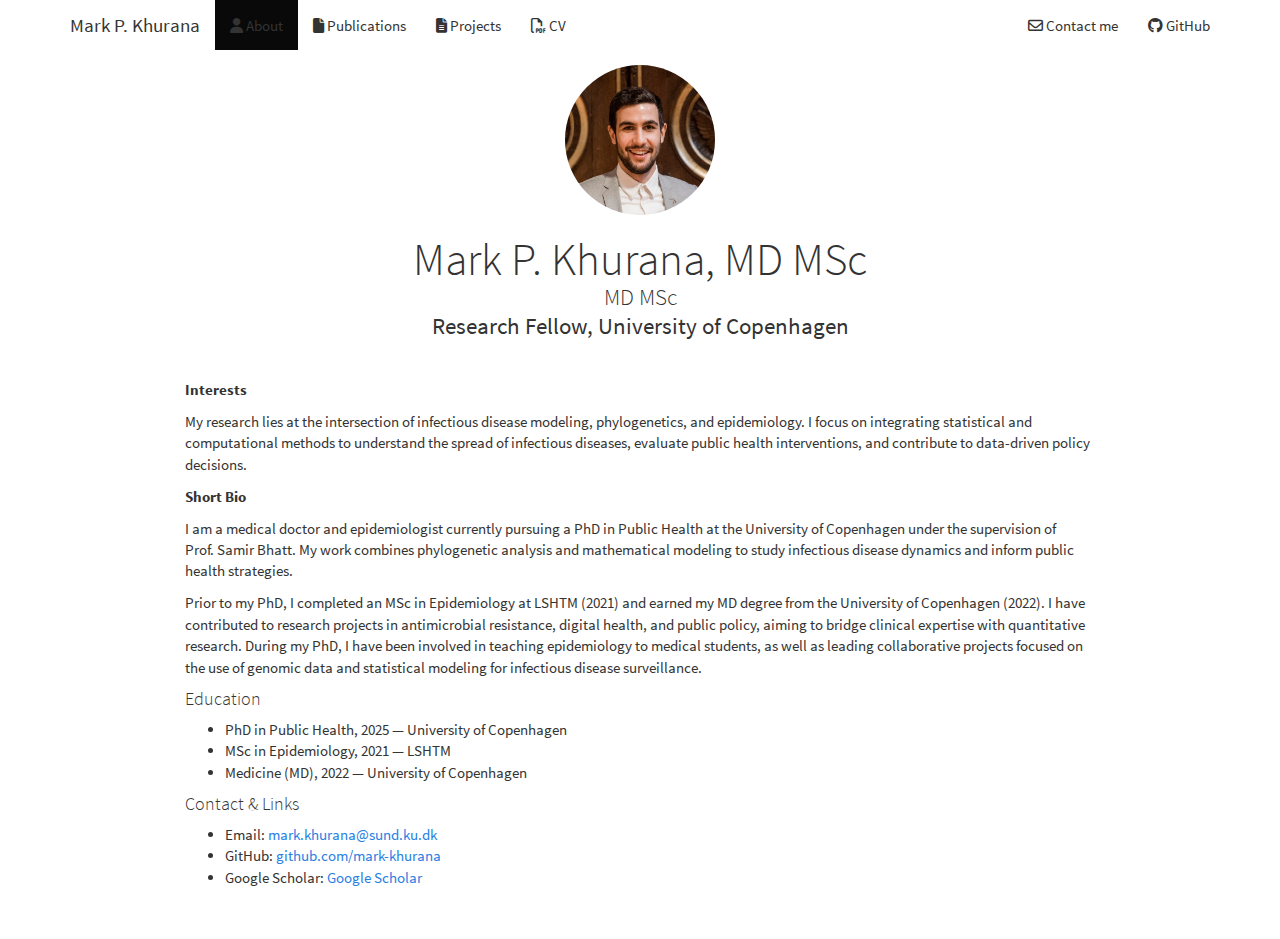
<file: about.html>
<!DOCTYPE html>

<html>

<head>

<meta charset="utf-8" />
<meta name="generator" content="pandoc" />
<meta http-equiv="X-UA-Compatible" content="IE=EDGE" />




<title>about.knit</title>

<script src="site_libs/header-attrs-2.29/header-attrs.js"></script>
<script src="site_libs/jquery-3.6.0/jquery-3.6.0.min.js"></script>
<meta name="viewport" content="width=device-width, initial-scale=1" />
<link href="site_libs/bootstrap-3.3.5/css/cosmo.min.css" rel="stylesheet" />
<script src="site_libs/bootstrap-3.3.5/js/bootstrap.min.js"></script>
<script src="site_libs/bootstrap-3.3.5/shim/html5shiv.min.js"></script>
<script src="site_libs/bootstrap-3.3.5/shim/respond.min.js"></script>
<style>h1 {font-size: 34px;}
       h1.title {font-size: 38px;}
       h2 {font-size: 30px;}
       h3 {font-size: 24px;}
       h4 {font-size: 18px;}
       h5 {font-size: 16px;}
       h6 {font-size: 12px;}
       code {color: inherit; background-color: rgba(0, 0, 0, 0.04);}
       pre:not([class]) { background-color: white }</style>
<script src="site_libs/navigation-1.1/tabsets.js"></script>
<link href="site_libs/highlightjs-9.12.0/textmate.css" rel="stylesheet" />
<script src="site_libs/highlightjs-9.12.0/highlight.js"></script>
<link href="site_libs/font-awesome-6.4.2/css/all.min.css" rel="stylesheet" />
<link href="site_libs/font-awesome-6.4.2/css/v4-shims.min.css" rel="stylesheet" />

<style type="text/css">
  code{white-space: pre-wrap;}
  span.smallcaps{font-variant: small-caps;}
  span.underline{text-decoration: underline;}
  div.column{display: inline-block; vertical-align: top; width: 50%;}
  div.hanging-indent{margin-left: 1.5em; text-indent: -1.5em;}
  ul.task-list{list-style: none;}
    </style>

<style type="text/css">code{white-space: pre;}</style>
<script type="text/javascript">
if (window.hljs) {
  hljs.configure({languages: []});
  hljs.initHighlightingOnLoad();
  if (document.readyState && document.readyState === "complete") {
    window.setTimeout(function() { hljs.initHighlighting(); }, 0);
  }
}
</script>






<link rel="stylesheet" href="www/styles.css" type="text/css" />



<style type = "text/css">
.main-container {
  max-width: 940px;
  margin-left: auto;
  margin-right: auto;
}
img {
  max-width:100%;
}
.tabbed-pane {
  padding-top: 12px;
}
.html-widget {
  margin-bottom: 20px;
}
button.code-folding-btn:focus {
  outline: none;
}
summary {
  display: list-item;
}
details > summary > p:only-child {
  display: inline;
}
pre code {
  padding: 0;
}
</style>


<style type="text/css">
.dropdown-submenu {
  position: relative;
}
.dropdown-submenu>.dropdown-menu {
  top: 0;
  left: 100%;
  margin-top: -6px;
  margin-left: -1px;
  border-radius: 0 6px 6px 6px;
}
.dropdown-submenu:hover>.dropdown-menu {
  display: block;
}
.dropdown-submenu>a:after {
  display: block;
  content: " ";
  float: right;
  width: 0;
  height: 0;
  border-color: transparent;
  border-style: solid;
  border-width: 5px 0 5px 5px;
  border-left-color: #cccccc;
  margin-top: 5px;
  margin-right: -10px;
}
.dropdown-submenu:hover>a:after {
  border-left-color: #adb5bd;
}
.dropdown-submenu.pull-left {
  float: none;
}
.dropdown-submenu.pull-left>.dropdown-menu {
  left: -100%;
  margin-left: 10px;
  border-radius: 6px 0 6px 6px;
}
</style>

<script type="text/javascript">
// manage active state of menu based on current page
$(document).ready(function () {
  // active menu anchor
  href = window.location.pathname
  href = href.substr(href.lastIndexOf('/') + 1)
  if (href === "")
    href = "index.html";
  var menuAnchor = $('a[href="' + href + '"]');

  // mark the anchor link active (and if it's in a dropdown, also mark that active)
  var dropdown = menuAnchor.closest('li.dropdown');
  if (window.bootstrap) { // Bootstrap 4+
    menuAnchor.addClass('active');
    dropdown.find('> .dropdown-toggle').addClass('active');
  } else { // Bootstrap 3
    menuAnchor.parent().addClass('active');
    dropdown.addClass('active');
  }

  // Navbar adjustments
  var navHeight = $(".navbar").first().height() + 15;
  var style = document.createElement('style');
  var pt = "padding-top: " + navHeight + "px; ";
  var mt = "margin-top: -" + navHeight + "px; ";
  var css = "";
  // offset scroll position for anchor links (for fixed navbar)
  for (var i = 1; i <= 6; i++) {
    css += ".section h" + i + "{ " + pt + mt + "}\n";
  }
  style.innerHTML = "body {" + pt + "padding-bottom: 40px; }\n" + css;
  document.head.appendChild(style);
});
</script>

<!-- tabsets -->

<style type="text/css">
.tabset-dropdown > .nav-tabs {
  display: inline-table;
  max-height: 500px;
  min-height: 44px;
  overflow-y: auto;
  border: 1px solid #ddd;
  border-radius: 4px;
}

.tabset-dropdown > .nav-tabs > li.active:before, .tabset-dropdown > .nav-tabs.nav-tabs-open:before {
  content: "\e259";
  font-family: 'Glyphicons Halflings';
  display: inline-block;
  padding: 10px;
  border-right: 1px solid #ddd;
}

.tabset-dropdown > .nav-tabs.nav-tabs-open > li.active:before {
  content: "\e258";
  font-family: 'Glyphicons Halflings';
  border: none;
}

.tabset-dropdown > .nav-tabs > li.active {
  display: block;
}

.tabset-dropdown > .nav-tabs > li > a,
.tabset-dropdown > .nav-tabs > li > a:focus,
.tabset-dropdown > .nav-tabs > li > a:hover {
  border: none;
  display: inline-block;
  border-radius: 4px;
  background-color: transparent;
}

.tabset-dropdown > .nav-tabs.nav-tabs-open > li {
  display: block;
  float: none;
}

.tabset-dropdown > .nav-tabs > li {
  display: none;
}
</style>

<!-- code folding -->




</head>

<body>


<div class="container-fluid main-container">




<div class="navbar navbar-default  navbar-fixed-top" role="navigation">
  <div class="container">
    <div class="navbar-header">
      <button type="button" class="navbar-toggle collapsed" data-toggle="collapse" data-bs-toggle="collapse" data-target="#navbar" data-bs-target="#navbar">
        <span class="icon-bar"></span>
        <span class="icon-bar"></span>
        <span class="icon-bar"></span>
      </button>
      <a class="navbar-brand" href="index.html">Mark P. Khurana</a>
    </div>
    <div id="navbar" class="navbar-collapse collapse">
      <ul class="nav navbar-nav">
        <li>
  <a href="about.html">
    <span class="fa fa-user"></span>
     
    About
  </a>
</li>
<li>
  <a href="publications.html">
    <span class="fa fa-file"></span>
     
    Publications
  </a>
</li>
<li>
  <a href="projects.html">
    <span class="fa fa-file-text"></span>
     
    Projects
  </a>
</li>
<li>
  <a href="cv.html">
    <span class="fa fa-file-pdf-o"></span>
     
    CV
  </a>
</li>
      </ul>
      <ul class="nav navbar-nav navbar-right">
        <li>
  <a href="mailto:mark.khurana@sund.ku.dk">
    <span class="fa fa-envelope-o"></span>
     
    Contact me
  </a>
</li>
<li>
  <a href="https://github.com/mark-khurana">
    <span class="fa fa-github"></span>
     
    GitHub
  </a>
</li>
      </ul>
    </div><!--/.nav-collapse -->
  </div><!--/.container -->
</div><!--/.navbar -->

<div id="header">




</div>


<!-- Profile Section -->
<div style="text-align:center; margin-bottom:40px;">
<img src="www/picture.png" alt="Mark P. Khurana, MD MSc" style="width:150px; height:150px; border-radius:50%; margin-bottom:20px;"/>
<h1 style="margin:0; font-size:3em;">
Mark P. Khurana, MD MSc
</h1>
<h2 style="margin:0; font-size:1.5em;">
MD MSc
</h2>
<h3 style="margin:5px 0 0 0; font-weight:normal; font-size:1.5em;">
Research Fellow, University of Copenhagen
</h3>
</div>
<!-- Interests -->
<p>
<strong>Interests</strong>
</p>
<p>
My research lies at the intersection of infectious disease modeling,
phylogenetics, and epidemiology. I focus on integrating statistical and
computational methods to understand the spread of infectious diseases,
evaluate public health interventions, and contribute to data-driven
policy decisions.
</p>
<!-- Short Bio -->
<p>
<strong>Short Bio</strong>
</p>
<p>
I am a medical doctor and epidemiologist currently pursuing a PhD in
Public Health at the University of Copenhagen under the supervision of
Prof. Samir Bhatt. My work combines phylogenetic analysis and
mathematical modeling to study infectious disease dynamics and inform
public health strategies.
</p>
<p>
Prior to my PhD, I completed an MSc in Epidemiology at LSHTM (2021) and
earned my MD degree from the University of Copenhagen (2022). I have
contributed to research projects in antimicrobial resistance, digital
health, and public policy, aiming to bridge clinical expertise with
quantitative research. During my PhD, I have been involved in teaching
epidemiology to medical students, as well as leading collaborative
projects focused on the use of genomic data and statistical modeling for
infectious disease surveillance.
</p>
<!-- Education -->
<h4>
Education
</h4>
<ul>
<li>
PhD in Public Health, 2025 — University of Copenhagen
</li>
<li>
MSc in Epidemiology, 2021 — LSHTM
</li>
<li>
Medicine (MD), 2022 — University of Copenhagen
</li>
</ul>
<!-- Contact & Links -->
<h4>
Contact &amp; Links
</h4>
<ul>
<li>
Email:
<a href="mailto:mark.khurana@sund.ku.dk">mark.khurana@sund.ku.dk</a>
</li>
<li>
GitHub:
<a href="https://github.com/mark-khurana" target="_blank">github.com/mark-khurana</a>
</li>
<li>
Google Scholar:
<a href="https://scholar.google.com/citations?user=gQg4gOcAAAAJ" target="_blank">Google
Scholar</a>
</li>
</ul>




</div>

<script>

// add bootstrap table styles to pandoc tables
function bootstrapStylePandocTables() {
  $('tr.odd').parent('tbody').parent('table').addClass('table table-condensed');
}
$(document).ready(function () {
  bootstrapStylePandocTables();
});


</script>

<!-- tabsets -->

<script>
$(document).ready(function () {
  window.buildTabsets("TOC");
});

$(document).ready(function () {
  $('.tabset-dropdown > .nav-tabs > li').click(function () {
    $(this).parent().toggleClass('nav-tabs-open');
  });
});
</script>

<!-- code folding -->


<!-- dynamically load mathjax for compatibility with self-contained -->
<script>
  (function () {
    var script = document.createElement("script");
    script.type = "text/javascript";
    script.src  = "https://mathjax.rstudio.com/latest/MathJax.js?config=TeX-AMS-MML_HTMLorMML";
    document.getElementsByTagName("head")[0].appendChild(script);
  })();
</script>

</body>
</html>
</file>
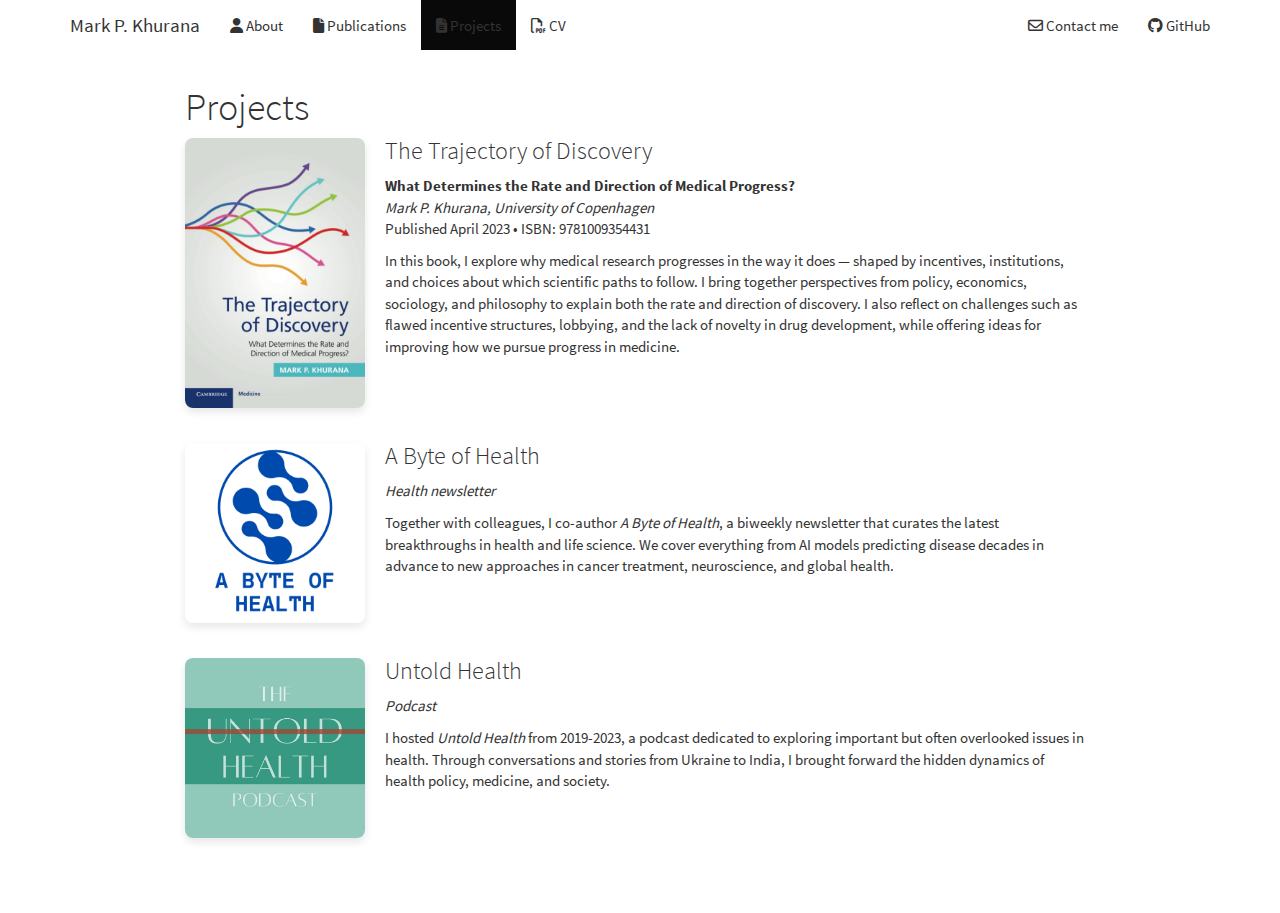
<file: projects.html>
<!DOCTYPE html>

<html>

<head>

<meta charset="utf-8" />
<meta name="generator" content="pandoc" />
<meta http-equiv="X-UA-Compatible" content="IE=EDGE" />




<title>MP Khurana</title>

<script src="site_libs/header-attrs-2.29/header-attrs.js"></script>
<script src="site_libs/jquery-3.6.0/jquery-3.6.0.min.js"></script>
<meta name="viewport" content="width=device-width, initial-scale=1" />
<link href="site_libs/bootstrap-3.3.5/css/cosmo.min.css" rel="stylesheet" />
<script src="site_libs/bootstrap-3.3.5/js/bootstrap.min.js"></script>
<script src="site_libs/bootstrap-3.3.5/shim/html5shiv.min.js"></script>
<script src="site_libs/bootstrap-3.3.5/shim/respond.min.js"></script>
<style>h1 {font-size: 34px;}
       h1.title {font-size: 38px;}
       h2 {font-size: 30px;}
       h3 {font-size: 24px;}
       h4 {font-size: 18px;}
       h5 {font-size: 16px;}
       h6 {font-size: 12px;}
       code {color: inherit; background-color: rgba(0, 0, 0, 0.04);}
       pre:not([class]) { background-color: white }</style>
<script src="site_libs/navigation-1.1/tabsets.js"></script>
<link href="site_libs/highlightjs-9.12.0/textmate.css" rel="stylesheet" />
<script src="site_libs/highlightjs-9.12.0/highlight.js"></script>
<link href="site_libs/font-awesome-6.4.2/css/all.min.css" rel="stylesheet" />
<link href="site_libs/font-awesome-6.4.2/css/v4-shims.min.css" rel="stylesheet" />

<style type="text/css">
  code{white-space: pre-wrap;}
  span.smallcaps{font-variant: small-caps;}
  span.underline{text-decoration: underline;}
  div.column{display: inline-block; vertical-align: top; width: 50%;}
  div.hanging-indent{margin-left: 1.5em; text-indent: -1.5em;}
  ul.task-list{list-style: none;}
    </style>

<style type="text/css">code{white-space: pre;}</style>
<script type="text/javascript">
if (window.hljs) {
  hljs.configure({languages: []});
  hljs.initHighlightingOnLoad();
  if (document.readyState && document.readyState === "complete") {
    window.setTimeout(function() { hljs.initHighlighting(); }, 0);
  }
}
</script>






<link rel="stylesheet" href="www/styles.css" type="text/css" />



<style type = "text/css">
.main-container {
  max-width: 940px;
  margin-left: auto;
  margin-right: auto;
}
img {
  max-width:100%;
}
.tabbed-pane {
  padding-top: 12px;
}
.html-widget {
  margin-bottom: 20px;
}
button.code-folding-btn:focus {
  outline: none;
}
summary {
  display: list-item;
}
details > summary > p:only-child {
  display: inline;
}
pre code {
  padding: 0;
}
</style>


<style type="text/css">
.dropdown-submenu {
  position: relative;
}
.dropdown-submenu>.dropdown-menu {
  top: 0;
  left: 100%;
  margin-top: -6px;
  margin-left: -1px;
  border-radius: 0 6px 6px 6px;
}
.dropdown-submenu:hover>.dropdown-menu {
  display: block;
}
.dropdown-submenu>a:after {
  display: block;
  content: " ";
  float: right;
  width: 0;
  height: 0;
  border-color: transparent;
  border-style: solid;
  border-width: 5px 0 5px 5px;
  border-left-color: #cccccc;
  margin-top: 5px;
  margin-right: -10px;
}
.dropdown-submenu:hover>a:after {
  border-left-color: #adb5bd;
}
.dropdown-submenu.pull-left {
  float: none;
}
.dropdown-submenu.pull-left>.dropdown-menu {
  left: -100%;
  margin-left: 10px;
  border-radius: 6px 0 6px 6px;
}
</style>

<script type="text/javascript">
// manage active state of menu based on current page
$(document).ready(function () {
  // active menu anchor
  href = window.location.pathname
  href = href.substr(href.lastIndexOf('/') + 1)
  if (href === "")
    href = "index.html";
  var menuAnchor = $('a[href="' + href + '"]');

  // mark the anchor link active (and if it's in a dropdown, also mark that active)
  var dropdown = menuAnchor.closest('li.dropdown');
  if (window.bootstrap) { // Bootstrap 4+
    menuAnchor.addClass('active');
    dropdown.find('> .dropdown-toggle').addClass('active');
  } else { // Bootstrap 3
    menuAnchor.parent().addClass('active');
    dropdown.addClass('active');
  }

  // Navbar adjustments
  var navHeight = $(".navbar").first().height() + 15;
  var style = document.createElement('style');
  var pt = "padding-top: " + navHeight + "px; ";
  var mt = "margin-top: -" + navHeight + "px; ";
  var css = "";
  // offset scroll position for anchor links (for fixed navbar)
  for (var i = 1; i <= 6; i++) {
    css += ".section h" + i + "{ " + pt + mt + "}\n";
  }
  style.innerHTML = "body {" + pt + "padding-bottom: 40px; }\n" + css;
  document.head.appendChild(style);
});
</script>

<!-- tabsets -->

<style type="text/css">
.tabset-dropdown > .nav-tabs {
  display: inline-table;
  max-height: 500px;
  min-height: 44px;
  overflow-y: auto;
  border: 1px solid #ddd;
  border-radius: 4px;
}

.tabset-dropdown > .nav-tabs > li.active:before, .tabset-dropdown > .nav-tabs.nav-tabs-open:before {
  content: "\e259";
  font-family: 'Glyphicons Halflings';
  display: inline-block;
  padding: 10px;
  border-right: 1px solid #ddd;
}

.tabset-dropdown > .nav-tabs.nav-tabs-open > li.active:before {
  content: "\e258";
  font-family: 'Glyphicons Halflings';
  border: none;
}

.tabset-dropdown > .nav-tabs > li.active {
  display: block;
}

.tabset-dropdown > .nav-tabs > li > a,
.tabset-dropdown > .nav-tabs > li > a:focus,
.tabset-dropdown > .nav-tabs > li > a:hover {
  border: none;
  display: inline-block;
  border-radius: 4px;
  background-color: transparent;
}

.tabset-dropdown > .nav-tabs.nav-tabs-open > li {
  display: block;
  float: none;
}

.tabset-dropdown > .nav-tabs > li {
  display: none;
}
</style>

<!-- code folding -->




</head>

<body>


<div class="container-fluid main-container">




<div class="navbar navbar-default  navbar-fixed-top" role="navigation">
  <div class="container">
    <div class="navbar-header">
      <button type="button" class="navbar-toggle collapsed" data-toggle="collapse" data-bs-toggle="collapse" data-target="#navbar" data-bs-target="#navbar">
        <span class="icon-bar"></span>
        <span class="icon-bar"></span>
        <span class="icon-bar"></span>
      </button>
      <a class="navbar-brand" href="index.html">Mark P. Khurana</a>
    </div>
    <div id="navbar" class="navbar-collapse collapse">
      <ul class="nav navbar-nav">
        <li>
  <a href="about.html">
    <span class="fa fa-user"></span>
     
    About
  </a>
</li>
<li>
  <a href="publications.html">
    <span class="fa fa-file"></span>
     
    Publications
  </a>
</li>
<li>
  <a href="projects.html">
    <span class="fa fa-file-text"></span>
     
    Projects
  </a>
</li>
<li>
  <a href="cv.html">
    <span class="fa fa-file-pdf-o"></span>
     
    CV
  </a>
</li>
      </ul>
      <ul class="nav navbar-nav navbar-right">
        <li>
  <a href="mailto:mark.khurana@sund.ku.dk">
    <span class="fa fa-envelope-o"></span>
     
    Contact me
  </a>
</li>
<li>
  <a href="https://github.com/mark-khurana">
    <span class="fa fa-github"></span>
     
    GitHub
  </a>
</li>
      </ul>
    </div><!--/.nav-collapse -->
  </div><!--/.container -->
</div><!--/.navbar -->

<div id="header">



<h1 class="title toc-ignore">Projects</h1>

</div>


<div class="project">
<a href="https://www.cambridge.org/core/books/trajectory-of-discovery/9781009354431" target="_blank">
<img src="www/book.png" class="project-img" alt="Book cover"> </a>
<div class="project-text">
<h3>
The Trajectory of Discovery
</h3>
<p>
<strong>What Determines the Rate and Direction of Medical
Progress?</strong><br> <em>Mark P. Khurana, University of
Copenhagen</em><br> Published April 2023 • ISBN: 9781009354431
</p>
<p>
In this book, I explore why medical research progresses in the way it
does — shaped by incentives, institutions, and choices about which
scientific paths to follow. I bring together perspectives from policy,
economics, sociology, and philosophy to explain both the rate and
direction of discovery. I also reflect on challenges such as flawed
incentive structures, lobbying, and the lack of novelty in drug
development, while offering ideas for improving how we pursue progress
in medicine.
</p>
</div>
</div>
<div class="project">
<a href="https://byteofhealth.substack.com/" target="_blank">
<img src="www/newsletter.png" class="project-img" alt="Newsletter logo">
</a>
<div class="project-text">
<h3>
A Byte of Health
</h3>
<p>
<em>Health newsletter</em>
</p>
<p>
Together with colleagues, I co-author <em>A Byte of Health</em>, a
biweekly newsletter that curates the latest breakthroughs in health and
life science. We cover everything from AI models predicting disease
decades in advance to new approaches in cancer treatment, neuroscience,
and global health.
</p>
</div>
</div>
<div class="project">
<a href="https://open.spotify.com/show/4FAQACDAnvyAFlmSzJav4u" target="_blank">
<img src="www/podcast.png" class="project-img" alt="Podcast logo"> </a>
<div class="project-text">
<h3>
Untold Health
</h3>
<p>
<em>Podcast</em>
</p>
<p>
I hosted <em>Untold Health</em> from 2019-2023, a podcast dedicated to
exploring important but often overlooked issues in health. Through
conversations and stories from Ukraine to India, I brought forward the
hidden dynamics of health policy, medicine, and society.
</p>
</div>
</div>
<style> .project { display: flex; align-items: flex-start; margin-bottom: 2rem; flex-wrap: wrap; } .project-img { width: 180px; height: auto; border-radius: 8px; margin-right: 20px; margin-bottom: 15px; box-shadow: 0 4px 8px rgba(0,0,0,0.1); } .project-text { max-width: 700px; } .project-text h3 { margin-top: 0; } </style>




</div>

<script>

// add bootstrap table styles to pandoc tables
function bootstrapStylePandocTables() {
  $('tr.odd').parent('tbody').parent('table').addClass('table table-condensed');
}
$(document).ready(function () {
  bootstrapStylePandocTables();
});


</script>

<!-- tabsets -->

<script>
$(document).ready(function () {
  window.buildTabsets("TOC");
});

$(document).ready(function () {
  $('.tabset-dropdown > .nav-tabs > li').click(function () {
    $(this).parent().toggleClass('nav-tabs-open');
  });
});
</script>

<!-- code folding -->


<!-- dynamically load mathjax for compatibility with self-contained -->
<script>
  (function () {
    var script = document.createElement("script");
    script.type = "text/javascript";
    script.src  = "https://mathjax.rstudio.com/latest/MathJax.js?config=TeX-AMS-MML_HTMLorMML";
    document.getElementsByTagName("head")[0].appendChild(script);
  })();
</script>

</body>
</html>
</file>
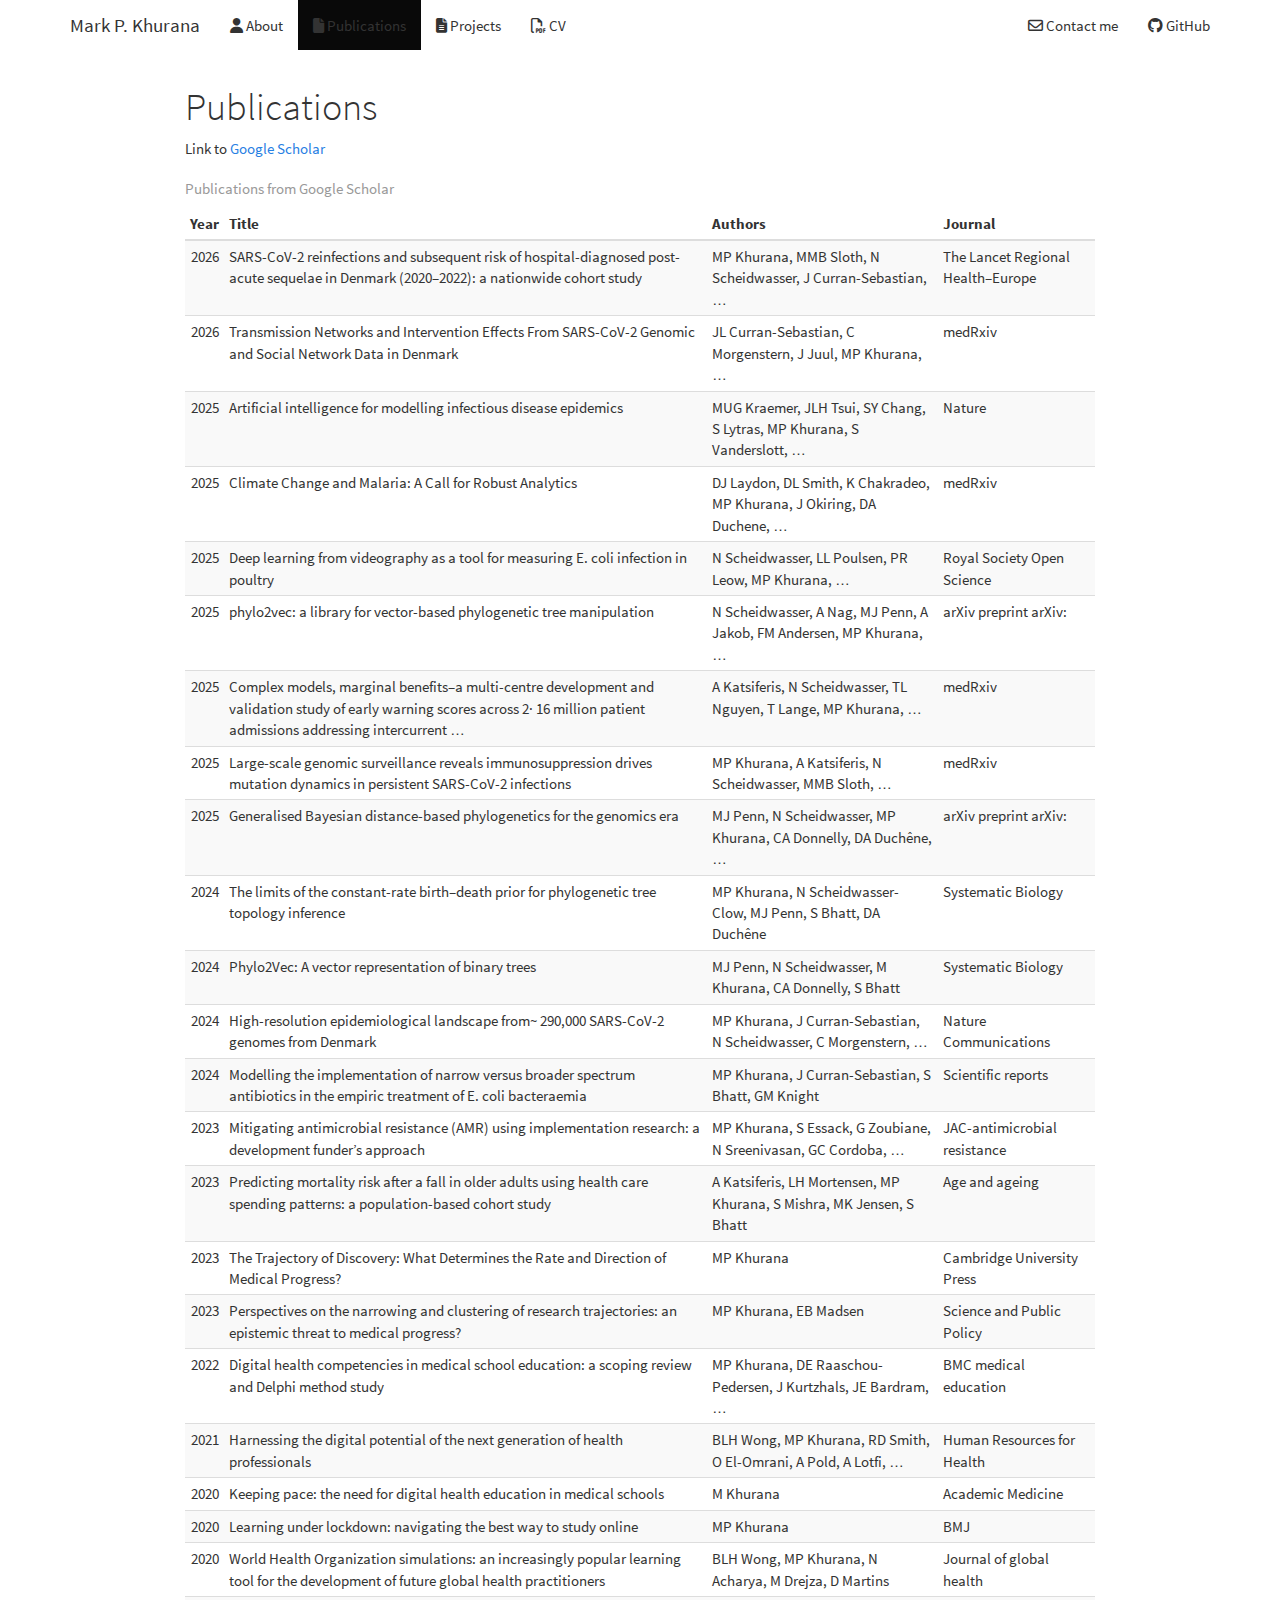
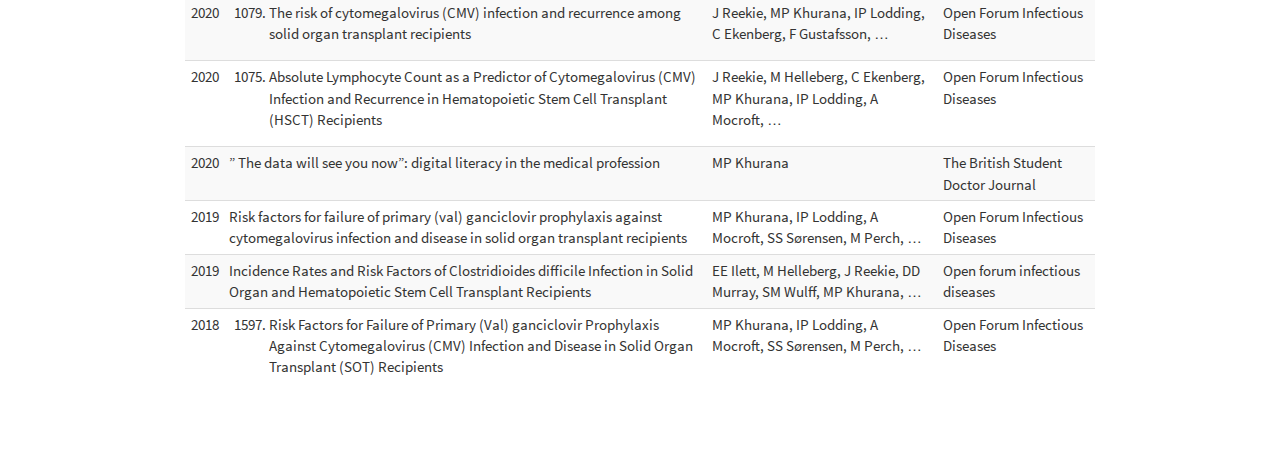
<file: publications.html>
<!DOCTYPE html>

<html>

<head>

<meta charset="utf-8" />
<meta name="generator" content="pandoc" />
<meta http-equiv="X-UA-Compatible" content="IE=EDGE" />




<title>MP Khurana</title>

<script src="site_libs/header-attrs-2.29/header-attrs.js"></script>
<script src="site_libs/jquery-3.6.0/jquery-3.6.0.min.js"></script>
<meta name="viewport" content="width=device-width, initial-scale=1" />
<link href="site_libs/bootstrap-3.3.5/css/cosmo.min.css" rel="stylesheet" />
<script src="site_libs/bootstrap-3.3.5/js/bootstrap.min.js"></script>
<script src="site_libs/bootstrap-3.3.5/shim/html5shiv.min.js"></script>
<script src="site_libs/bootstrap-3.3.5/shim/respond.min.js"></script>
<style>h1 {font-size: 34px;}
       h1.title {font-size: 38px;}
       h2 {font-size: 30px;}
       h3 {font-size: 24px;}
       h4 {font-size: 18px;}
       h5 {font-size: 16px;}
       h6 {font-size: 12px;}
       code {color: inherit; background-color: rgba(0, 0, 0, 0.04);}
       pre:not([class]) { background-color: white }</style>
<script src="site_libs/navigation-1.1/tabsets.js"></script>
<link href="site_libs/highlightjs-9.12.0/textmate.css" rel="stylesheet" />
<script src="site_libs/highlightjs-9.12.0/highlight.js"></script>
<script src="site_libs/kePrint-0.0.1/kePrint.js"></script>
<link href="site_libs/lightable-0.0.1/lightable.css" rel="stylesheet" />
<link href="site_libs/font-awesome-6.4.2/css/all.min.css" rel="stylesheet" />
<link href="site_libs/font-awesome-6.4.2/css/v4-shims.min.css" rel="stylesheet" />

<style type="text/css">
  code{white-space: pre-wrap;}
  span.smallcaps{font-variant: small-caps;}
  span.underline{text-decoration: underline;}
  div.column{display: inline-block; vertical-align: top; width: 50%;}
  div.hanging-indent{margin-left: 1.5em; text-indent: -1.5em;}
  ul.task-list{list-style: none;}
    </style>

<style type="text/css">code{white-space: pre;}</style>
<script type="text/javascript">
if (window.hljs) {
  hljs.configure({languages: []});
  hljs.initHighlightingOnLoad();
  if (document.readyState && document.readyState === "complete") {
    window.setTimeout(function() { hljs.initHighlighting(); }, 0);
  }
}
</script>






<link rel="stylesheet" href="www/styles.css" type="text/css" />



<style type = "text/css">
.main-container {
  max-width: 940px;
  margin-left: auto;
  margin-right: auto;
}
img {
  max-width:100%;
}
.tabbed-pane {
  padding-top: 12px;
}
.html-widget {
  margin-bottom: 20px;
}
button.code-folding-btn:focus {
  outline: none;
}
summary {
  display: list-item;
}
details > summary > p:only-child {
  display: inline;
}
pre code {
  padding: 0;
}
</style>


<style type="text/css">
.dropdown-submenu {
  position: relative;
}
.dropdown-submenu>.dropdown-menu {
  top: 0;
  left: 100%;
  margin-top: -6px;
  margin-left: -1px;
  border-radius: 0 6px 6px 6px;
}
.dropdown-submenu:hover>.dropdown-menu {
  display: block;
}
.dropdown-submenu>a:after {
  display: block;
  content: " ";
  float: right;
  width: 0;
  height: 0;
  border-color: transparent;
  border-style: solid;
  border-width: 5px 0 5px 5px;
  border-left-color: #cccccc;
  margin-top: 5px;
  margin-right: -10px;
}
.dropdown-submenu:hover>a:after {
  border-left-color: #adb5bd;
}
.dropdown-submenu.pull-left {
  float: none;
}
.dropdown-submenu.pull-left>.dropdown-menu {
  left: -100%;
  margin-left: 10px;
  border-radius: 6px 0 6px 6px;
}
</style>

<script type="text/javascript">
// manage active state of menu based on current page
$(document).ready(function () {
  // active menu anchor
  href = window.location.pathname
  href = href.substr(href.lastIndexOf('/') + 1)
  if (href === "")
    href = "index.html";
  var menuAnchor = $('a[href="' + href + '"]');

  // mark the anchor link active (and if it's in a dropdown, also mark that active)
  var dropdown = menuAnchor.closest('li.dropdown');
  if (window.bootstrap) { // Bootstrap 4+
    menuAnchor.addClass('active');
    dropdown.find('> .dropdown-toggle').addClass('active');
  } else { // Bootstrap 3
    menuAnchor.parent().addClass('active');
    dropdown.addClass('active');
  }

  // Navbar adjustments
  var navHeight = $(".navbar").first().height() + 15;
  var style = document.createElement('style');
  var pt = "padding-top: " + navHeight + "px; ";
  var mt = "margin-top: -" + navHeight + "px; ";
  var css = "";
  // offset scroll position for anchor links (for fixed navbar)
  for (var i = 1; i <= 6; i++) {
    css += ".section h" + i + "{ " + pt + mt + "}\n";
  }
  style.innerHTML = "body {" + pt + "padding-bottom: 40px; }\n" + css;
  document.head.appendChild(style);
});
</script>

<!-- tabsets -->

<style type="text/css">
.tabset-dropdown > .nav-tabs {
  display: inline-table;
  max-height: 500px;
  min-height: 44px;
  overflow-y: auto;
  border: 1px solid #ddd;
  border-radius: 4px;
}

.tabset-dropdown > .nav-tabs > li.active:before, .tabset-dropdown > .nav-tabs.nav-tabs-open:before {
  content: "\e259";
  font-family: 'Glyphicons Halflings';
  display: inline-block;
  padding: 10px;
  border-right: 1px solid #ddd;
}

.tabset-dropdown > .nav-tabs.nav-tabs-open > li.active:before {
  content: "\e258";
  font-family: 'Glyphicons Halflings';
  border: none;
}

.tabset-dropdown > .nav-tabs > li.active {
  display: block;
}

.tabset-dropdown > .nav-tabs > li > a,
.tabset-dropdown > .nav-tabs > li > a:focus,
.tabset-dropdown > .nav-tabs > li > a:hover {
  border: none;
  display: inline-block;
  border-radius: 4px;
  background-color: transparent;
}

.tabset-dropdown > .nav-tabs.nav-tabs-open > li {
  display: block;
  float: none;
}

.tabset-dropdown > .nav-tabs > li {
  display: none;
}
</style>

<!-- code folding -->




</head>

<body>


<div class="container-fluid main-container">




<div class="navbar navbar-default  navbar-fixed-top" role="navigation">
  <div class="container">
    <div class="navbar-header">
      <button type="button" class="navbar-toggle collapsed" data-toggle="collapse" data-bs-toggle="collapse" data-target="#navbar" data-bs-target="#navbar">
        <span class="icon-bar"></span>
        <span class="icon-bar"></span>
        <span class="icon-bar"></span>
      </button>
      <a class="navbar-brand" href="index.html">Mark P. Khurana</a>
    </div>
    <div id="navbar" class="navbar-collapse collapse">
      <ul class="nav navbar-nav">
        <li>
  <a href="about.html">
    <span class="fa fa-user"></span>
     
    About
  </a>
</li>
<li>
  <a href="publications.html">
    <span class="fa fa-file"></span>
     
    Publications
  </a>
</li>
<li>
  <a href="projects.html">
    <span class="fa fa-file-text"></span>
     
    Projects
  </a>
</li>
<li>
  <a href="cv.html">
    <span class="fa fa-file-pdf-o"></span>
     
    CV
  </a>
</li>
      </ul>
      <ul class="nav navbar-nav navbar-right">
        <li>
  <a href="mailto:mark.khurana@sund.ku.dk">
    <span class="fa fa-envelope-o"></span>
     
    Contact me
  </a>
</li>
<li>
  <a href="https://github.com/mark-khurana">
    <span class="fa fa-github"></span>
     
    GitHub
  </a>
</li>
      </ul>
    </div><!--/.nav-collapse -->
  </div><!--/.container -->
</div><!--/.navbar -->

<div id="header">



<h1 class="title toc-ignore">Publications</h1>

</div>


<p>Link to <a
href="https://scholar.google.com/citations?user=gQg4gOcAAAAJ">Google
Scholar</a></p>
<table class="table table-striped table-hover table-condensed" style="width: auto !important; margin-left: auto; margin-right: auto;">
<caption>
Publications from Google Scholar
</caption>
<thead>
<tr>
<th style="text-align:center;">
Year
</th>
<th style="text-align:left;">
Title
</th>
<th style="text-align:left;">
Authors
</th>
<th style="text-align:left;">
Journal
</th>
</tr>
</thead>
<tbody>
<tr>
<td style="text-align:center;">
2026
</td>
<td style="text-align:left;">
SARS-CoV-2 reinfections and subsequent risk of hospital-diagnosed
post-acute sequelae in Denmark (2020–2022): a nationwide cohort study
</td>
<td style="text-align:left;">
MP Khurana, MMB Sloth, N Scheidwasser, J Curran-Sebastian, …
</td>
<td style="text-align:left;">
The Lancet Regional Health–Europe
</td>
</tr>
<tr>
<td style="text-align:center;">
2026
</td>
<td style="text-align:left;">
Transmission Networks and Intervention Effects From SARS-CoV-2 Genomic
and Social Network Data in Denmark
</td>
<td style="text-align:left;">
JL Curran-Sebastian, C Morgenstern, J Juul, MP Khurana, …
</td>
<td style="text-align:left;">
medRxiv
</td>
</tr>
<tr>
<td style="text-align:center;">
2025
</td>
<td style="text-align:left;">
Artificial intelligence for modelling infectious disease epidemics
</td>
<td style="text-align:left;">
MUG Kraemer, JLH Tsui, SY Chang, S Lytras, MP Khurana, S Vanderslott, …
</td>
<td style="text-align:left;">
Nature
</td>
</tr>
<tr>
<td style="text-align:center;">
2025
</td>
<td style="text-align:left;">
Climate Change and Malaria: A Call for Robust Analytics
</td>
<td style="text-align:left;">
DJ Laydon, DL Smith, K Chakradeo, MP Khurana, J Okiring, DA Duchene, …
</td>
<td style="text-align:left;">
medRxiv
</td>
</tr>
<tr>
<td style="text-align:center;">
2025
</td>
<td style="text-align:left;">
Deep learning from videography as a tool for measuring E. coli infection
in poultry
</td>
<td style="text-align:left;">
N Scheidwasser, LL Poulsen, PR Leow, MP Khurana, …
</td>
<td style="text-align:left;">
Royal Society Open Science
</td>
</tr>
<tr>
<td style="text-align:center;">
2025
</td>
<td style="text-align:left;">
phylo2vec: a library for vector-based phylogenetic tree manipulation
</td>
<td style="text-align:left;">
N Scheidwasser, A Nag, MJ Penn, A Jakob, FM Andersen, MP Khurana, …
</td>
<td style="text-align:left;">
arXiv preprint arXiv:
</td>
</tr>
<tr>
<td style="text-align:center;">
2025
</td>
<td style="text-align:left;">
Complex models, marginal benefits–a multi-centre development and
validation study of early warning scores across 2· 16 million patient
admissions addressing intercurrent …
</td>
<td style="text-align:left;">
A Katsiferis, N Scheidwasser, TL Nguyen, T Lange, MP Khurana, …
</td>
<td style="text-align:left;">
medRxiv
</td>
</tr>
<tr>
<td style="text-align:center;">
2025
</td>
<td style="text-align:left;">
Large-scale genomic surveillance reveals immunosuppression drives
mutation dynamics in persistent SARS-CoV-2 infections
</td>
<td style="text-align:left;">
MP Khurana, A Katsiferis, N Scheidwasser, MMB Sloth, …
</td>
<td style="text-align:left;">
medRxiv
</td>
</tr>
<tr>
<td style="text-align:center;">
2025
</td>
<td style="text-align:left;">
Generalised Bayesian distance-based phylogenetics for the genomics era
</td>
<td style="text-align:left;">
MJ Penn, N Scheidwasser, MP Khurana, CA Donnelly, DA Duchêne, …
</td>
<td style="text-align:left;">
arXiv preprint arXiv:
</td>
</tr>
<tr>
<td style="text-align:center;">
2024
</td>
<td style="text-align:left;">
The limits of the constant-rate birth–death prior for phylogenetic tree
topology inference
</td>
<td style="text-align:left;">
MP Khurana, N Scheidwasser-Clow, MJ Penn, S Bhatt, DA Duchêne
</td>
<td style="text-align:left;">
Systematic Biology
</td>
</tr>
<tr>
<td style="text-align:center;">
2024
</td>
<td style="text-align:left;">
Phylo2Vec: A vector representation of binary trees
</td>
<td style="text-align:left;">
MJ Penn, N Scheidwasser, M Khurana, CA Donnelly, S Bhatt
</td>
<td style="text-align:left;">
Systematic Biology
</td>
</tr>
<tr>
<td style="text-align:center;">
2024
</td>
<td style="text-align:left;">
High-resolution epidemiological landscape from~ 290,000 SARS-CoV-2
genomes from Denmark
</td>
<td style="text-align:left;">
MP Khurana, J Curran-Sebastian, N Scheidwasser, C Morgenstern, …
</td>
<td style="text-align:left;">
Nature Communications
</td>
</tr>
<tr>
<td style="text-align:center;">
2024
</td>
<td style="text-align:left;">
Modelling the implementation of narrow versus broader spectrum
antibiotics in the empiric treatment of E. coli bacteraemia
</td>
<td style="text-align:left;">
MP Khurana, J Curran-Sebastian, S Bhatt, GM Knight
</td>
<td style="text-align:left;">
Scientific reports
</td>
</tr>
<tr>
<td style="text-align:center;">
2023
</td>
<td style="text-align:left;">
Mitigating antimicrobial resistance (AMR) using implementation research:
a development funder’s approach
</td>
<td style="text-align:left;">
MP Khurana, S Essack, G Zoubiane, N Sreenivasan, GC Cordoba, …
</td>
<td style="text-align:left;">
JAC-antimicrobial resistance
</td>
</tr>
<tr>
<td style="text-align:center;">
2023
</td>
<td style="text-align:left;">
Predicting mortality risk after a fall in older adults using health care
spending patterns: a population-based cohort study
</td>
<td style="text-align:left;">
A Katsiferis, LH Mortensen, MP Khurana, S Mishra, MK Jensen, S Bhatt
</td>
<td style="text-align:left;">
Age and ageing
</td>
</tr>
<tr>
<td style="text-align:center;">
2023
</td>
<td style="text-align:left;">
The Trajectory of Discovery: What Determines the Rate and Direction of
Medical Progress?
</td>
<td style="text-align:left;">
MP Khurana
</td>
<td style="text-align:left;">
Cambridge University Press
</td>
</tr>
<tr>
<td style="text-align:center;">
2023
</td>
<td style="text-align:left;">
Perspectives on the narrowing and clustering of research trajectories:
an epistemic threat to medical progress?
</td>
<td style="text-align:left;">
MP Khurana, EB Madsen
</td>
<td style="text-align:left;">
Science and Public Policy
</td>
</tr>
<tr>
<td style="text-align:center;">
2022
</td>
<td style="text-align:left;">
Digital health competencies in medical school education: a scoping
review and Delphi method study
</td>
<td style="text-align:left;">
MP Khurana, DE Raaschou-Pedersen, J Kurtzhals, JE Bardram, …
</td>
<td style="text-align:left;">
BMC medical education
</td>
</tr>
<tr>
<td style="text-align:center;">
2021
</td>
<td style="text-align:left;">
Harnessing the digital potential of the next generation of health
professionals
</td>
<td style="text-align:left;">
BLH Wong, MP Khurana, RD Smith, O El-Omrani, A Pold, A Lotfi, …
</td>
<td style="text-align:left;">
Human Resources for Health
</td>
</tr>
<tr>
<td style="text-align:center;">
2020
</td>
<td style="text-align:left;">
Keeping pace: the need for digital health education in medical schools
</td>
<td style="text-align:left;">
M Khurana
</td>
<td style="text-align:left;">
Academic Medicine
</td>
</tr>
<tr>
<td style="text-align:center;">
2020
</td>
<td style="text-align:left;">
Learning under lockdown: navigating the best way to study online
</td>
<td style="text-align:left;">
MP Khurana
</td>
<td style="text-align:left;">
BMJ
</td>
</tr>
<tr>
<td style="text-align:center;">
2020
</td>
<td style="text-align:left;">
World Health Organization simulations: an increasingly popular learning
tool for the development of future global health practitioners
</td>
<td style="text-align:left;">
BLH Wong, MP Khurana, N Acharya, M Drejza, D Martins
</td>
<td style="text-align:left;">
Journal of global health
</td>
</tr>
<tr>
<td style="text-align:center;">
2020
</td>
<td style="text-align:left;">
<ol start="1079" style="list-style-type: decimal">
<li>The risk of cytomegalovirus (CMV) infection and recurrence among
solid organ transplant recipients
</td>
<td style="text-align:left;">
J Reekie, MP Khurana, IP Lodding, C Ekenberg, F Gustafsson, …
</td>
<td style="text-align:left;">
Open Forum Infectious Diseases
</td>
</tr>
<tr>
<td style="text-align:center;">
2020
</td>
<td style="text-align:left;">
<ol start="1075" style="list-style-type: decimal">
<li>Absolute Lymphocyte Count as a Predictor of Cytomegalovirus (CMV)
Infection and Recurrence in Hematopoietic Stem Cell Transplant (HSCT)
Recipients
</td>
<td style="text-align:left;">
J Reekie, M Helleberg, C Ekenberg, MP Khurana, IP Lodding, A Mocroft, …
</td>
<td style="text-align:left;">
Open Forum Infectious Diseases
</td>
</tr>
<tr>
<td style="text-align:center;">
2020
</td>
<td style="text-align:left;">
” The data will see you now”: digital literacy in the medical profession
</td>
<td style="text-align:left;">
MP Khurana
</td>
<td style="text-align:left;">
The British Student Doctor Journal
</td>
</tr>
<tr>
<td style="text-align:center;">
2019
</td>
<td style="text-align:left;">
Risk factors for failure of primary (val) ganciclovir prophylaxis
against cytomegalovirus infection and disease in solid organ transplant
recipients
</td>
<td style="text-align:left;">
MP Khurana, IP Lodding, A Mocroft, SS Sørensen, M Perch, …
</td>
<td style="text-align:left;">
Open Forum Infectious Diseases
</td>
</tr>
<tr>
<td style="text-align:center;">
2019
</td>
<td style="text-align:left;">
Incidence Rates and Risk Factors of Clostridioides difficile Infection
in Solid Organ and Hematopoietic Stem Cell Transplant Recipients
</td>
<td style="text-align:left;">
EE Ilett, M Helleberg, J Reekie, DD Murray, SM Wulff, MP Khurana, …
</td>
<td style="text-align:left;">
Open forum infectious diseases
</td>
</tr>
<tr>
<td style="text-align:center;">
2018
</td>
<td style="text-align:left;">
<ol start="1597" style="list-style-type: decimal">
<li>Risk Factors for Failure of Primary (Val) ganciclovir Prophylaxis
Against Cytomegalovirus (CMV) Infection and Disease in Solid Organ
Transplant (SOT) Recipients
</td>
<td style="text-align:left;">
MP Khurana, IP Lodding, A Mocroft, SS Sørensen, M Perch, …
</td>
<td style="text-align:left;">
Open Forum Infectious Diseases
</td>
</tr>
</tbody>
</table></li>
</ol></li>
</ol></li>
</ol>




</div>

<script>

// add bootstrap table styles to pandoc tables
function bootstrapStylePandocTables() {
  $('tr.odd').parent('tbody').parent('table').addClass('table table-condensed');
}
$(document).ready(function () {
  bootstrapStylePandocTables();
});


</script>

<!-- tabsets -->

<script>
$(document).ready(function () {
  window.buildTabsets("TOC");
});

$(document).ready(function () {
  $('.tabset-dropdown > .nav-tabs > li').click(function () {
    $(this).parent().toggleClass('nav-tabs-open');
  });
});
</script>

<!-- code folding -->


<!-- dynamically load mathjax for compatibility with self-contained -->
<script>
  (function () {
    var script = document.createElement("script");
    script.type = "text/javascript";
    script.src  = "https://mathjax.rstudio.com/latest/MathJax.js?config=TeX-AMS-MML_HTMLorMML";
    document.getElementsByTagName("head")[0].appendChild(script);
  })();
</script>

</body>
</html>
</file>
<file: site_libs/highlightjs-9.12.0/textmate.css>
.hljs-literal {
  color: rgb(88, 72, 246);
}

.hljs-number {
  color: rgb(0, 0, 205);
}

.hljs-comment {
  color: rgb(76, 136, 107);
}

.hljs-keyword {
  color: rgb(0, 0, 255);
}

.hljs-string {
  color: rgb(3, 106, 7);
}
</file>
<file: www/styles.css>
/* White navbar */
.navbar {
  background-color: #ffffff !important;
  border: none !important;
}

/* Navbar text dark */
.navbar .navbar-brand,
.navbar .navbar-nav li a {
  color: #333 !important;
  font-weight: 500;
}

/* Navbar hover */
.navbar .navbar-nav li a:hover {
  color: #000 !important;
  background-color: transparent !important;
}
</file>
<file: site_libs/lightable-0.0.1/lightable.css>
/*!
 * lightable v0.0.1
 * Copyright 2020 Hao Zhu
 * Licensed under MIT (https://github.com/haozhu233/kableExtra/blob/master/LICENSE)
 */

.lightable-minimal {
  border-collapse: separate;
  border-spacing: 16px 1px;
  width: 100%;
  margin-bottom: 10px;
}

.lightable-minimal td {
  margin-left: 5px;
  margin-right: 5px;
}

.lightable-minimal th {
  margin-left: 5px;
  margin-right: 5px;
}

.lightable-minimal thead tr:last-child th {
  border-bottom: 2px solid #00000050;
  empty-cells: hide;

}

.lightable-minimal tbody tr:first-child td {
  padding-top: 0.5em;
}

.lightable-minimal.lightable-hover tbody tr:hover {
  background-color: #f5f5f5;
}

.lightable-minimal.lightable-striped tbody tr:nth-child(even) {
  background-color: #f5f5f5;
}

.lightable-classic {
  border-top: 0.16em solid #111111;
  border-bottom: 0.16em solid #111111;
  width: 100%;
  margin-bottom: 10px;
  margin: 10px 5px;
}

.lightable-classic tfoot tr td {
  border: 0;
}

.lightable-classic tfoot tr:first-child td {
  border-top: 0.14em solid #111111;
}

.lightable-classic caption {
  color: #222222;
}

.lightable-classic td {
  padding-left: 5px;
  padding-right: 5px;
  color: #222222;
}

.lightable-classic th {
  padding-left: 5px;
  padding-right: 5px;
  font-weight: normal;
  color: #222222;
}

.lightable-classic thead tr:last-child th {
  border-bottom: 0.10em solid #111111;
}

.lightable-classic.lightable-hover tbody tr:hover {
  background-color: #F9EEC1;
}

.lightable-classic.lightable-striped tbody tr:nth-child(even) {
  background-color: #f5f5f5;
}

.lightable-classic-2 {
  border-top: 3px double #111111;
  border-bottom: 3px double #111111;
  width: 100%;
  margin-bottom: 10px;
}

.lightable-classic-2 tfoot tr td {
  border: 0;
}

.lightable-classic-2 tfoot tr:first-child td {
  border-top: 3px double #111111;
}

.lightable-classic-2 caption {
  color: #222222;
}

.lightable-classic-2 td {
  padding-left: 5px;
  padding-right: 5px;
  color: #222222;
}

.lightable-classic-2 th {
  padding-left: 5px;
  padding-right: 5px;
  font-weight: normal;
  color: #222222;
}

.lightable-classic-2 tbody tr:last-child td {
  border-bottom: 3px double #111111;
}

.lightable-classic-2 thead tr:last-child th {
  border-bottom: 1px solid #111111;
}

.lightable-classic-2.lightable-hover tbody tr:hover {
  background-color: #F9EEC1;
}

.lightable-classic-2.lightable-striped tbody tr:nth-child(even) {
  background-color: #f5f5f5;
}

.lightable-material {
  min-width: 100%;
  white-space: nowrap;
  table-layout: fixed;
  font-family: Roboto, sans-serif;
  border: 1px solid #EEE;
  border-collapse: collapse;
  margin-bottom: 10px;
}

.lightable-material tfoot tr td {
  border: 0;
}

.lightable-material tfoot tr:first-child td {
  border-top: 1px solid #EEE;
}

.lightable-material th {
  height: 56px;
  padding-left: 16px;
  padding-right: 16px;
}

.lightable-material td {
  height: 52px;
  padding-left: 16px;
  padding-right: 16px;
  border-top: 1px solid #eeeeee;
}

.lightable-material.lightable-hover tbody tr:hover {
  background-color: #f5f5f5;
}

.lightable-material.lightable-striped tbody tr:nth-child(even) {
  background-color: #f5f5f5;
}

.lightable-material.lightable-striped tbody td {
  border: 0;
}

.lightable-material.lightable-striped thead tr:last-child th {
  border-bottom: 1px solid #ddd;
}

.lightable-material-dark {
  min-width: 100%;
  white-space: nowrap;
  table-layout: fixed;
  font-family: Roboto, sans-serif;
  border: 1px solid #FFFFFF12;
  border-collapse: collapse;
  margin-bottom: 10px;
  background-color: #363640;
}

.lightable-material-dark tfoot tr td {
  border: 0;
}

.lightable-material-dark tfoot tr:first-child td {
  border-top: 1px solid #FFFFFF12;
}

.lightable-material-dark th {
  height: 56px;
  padding-left: 16px;
  padding-right: 16px;
  color: #FFFFFF60;
}

.lightable-material-dark td {
  height: 52px;
  padding-left: 16px;
  padding-right: 16px;
  color: #FFFFFF;
  border-top: 1px solid #FFFFFF12;
}

.lightable-material-dark.lightable-hover tbody tr:hover {
  background-color: #FFFFFF12;
}

.lightable-material-dark.lightable-striped tbody tr:nth-child(even) {
  background-color: #FFFFFF12;
}

.lightable-material-dark.lightable-striped tbody td {
  border: 0;
}

.lightable-material-dark.lightable-striped thead tr:last-child th {
  border-bottom: 1px solid #FFFFFF12;
}

.lightable-paper {
  width: 100%;
  margin-bottom: 10px;
  color: #444;
}

.lightable-paper tfoot tr td {
  border: 0;
}

.lightable-paper tfoot tr:first-child td {
  border-top: 1px solid #00000020;
}

.lightable-paper thead tr:last-child th {
  color: #666;
  vertical-align: bottom;
  border-bottom: 1px solid #00000020;
  line-height: 1.15em;
  padding: 10px 5px;
}

.lightable-paper td {
  vertical-align: middle;
  border-bottom: 1px solid #00000010;
  line-height: 1.15em;
  padding: 7px 5px;
}

.lightable-paper.lightable-hover tbody tr:hover {
  background-color: #F9EEC1;
}

.lightable-paper.lightable-striped tbody tr:nth-child(even) {
  background-color: #00000008;
}

.lightable-paper.lightable-striped tbody td {
  border: 0;
}
</file>
<file: site_libs/bootstrap-3.3.5/css/cosmo.min.css>
@font-face {
  font-family: 'Source Sans Pro';
  font-style: normal;
  font-weight: 300;
  src: url(fonts/SourceSansProLight.ttf) format('truetype');
}
@font-face {
  font-family: 'Source Sans Pro';
  font-style: normal;
  font-weight: 400;
  src: url(fonts/SourceSansPro.ttf) format('truetype');
}
@font-face {
  font-family: 'Source Sans Pro';
  font-style: normal;
  font-weight: 700;
  src: url(fonts/SourceSansProBold.ttf) format('truetype');
}

/*!
 * bootswatch v3.3.6
 * Homepage: http://bootswatch.com
 * Copyright 2012-2015 Thomas Park
 * Licensed under MIT
 * Based on Bootstrap
*//*!
 * Bootstrap v3.3.6 (http://getbootstrap.com)
 * Copyright 2011-2015 Twitter, Inc.
 * Licensed under MIT (https://github.com/twbs/bootstrap/blob/master/LICENSE)
 *//*! normalize.css v3.0.3 | MIT License | github.com/necolas/normalize.css */html{font-family:sans-serif;-ms-text-size-adjust:100%;-webkit-text-size-adjust:100%}body{margin:0}article,aside,details,figcaption,figure,footer,header,hgroup,main,menu,nav,section,summary{display:block}audio,canvas,progress,video{display:inline-block;vertical-align:baseline}audio:not([controls]){display:none;height:0}[hidden],template{display:none}a{background-color:transparent}a:active,a:hover{outline:0}abbr[title]{border-bottom:1px dotted}b,strong{font-weight:bold}dfn{font-style:italic}h1{font-size:2em;margin:0.67em 0}mark{background:#ff0;color:#000}small{font-size:80%}sub,sup{font-size:75%;line-height:0;position:relative;vertical-align:baseline}sup{top:-0.5em}sub{bottom:-0.25em}img{border:0}svg:not(:root){overflow:hidden}figure{margin:1em 40px}hr{-webkit-box-sizing:content-box;-moz-box-sizing:content-box;box-sizing:content-box;height:0}pre{overflow:auto}code,kbd,pre,samp{font-family:monospace, monospace;font-size:1em}button,input,optgroup,select,textarea{color:inherit;font:inherit;margin:0}button{overflow:visible}button,select{text-transform:none}button,html input[type="button"],input[type="reset"],input[type="submit"]{-webkit-appearance:button;cursor:pointer}button[disabled],html input[disabled]{cursor:default}button::-moz-focus-inner,input::-moz-focus-inner{border:0;padding:0}input{line-height:normal}input[type="checkbox"],input[type="radio"]{-webkit-box-sizing:border-box;-moz-box-sizing:border-box;box-sizing:border-box;padding:0}input[type="number"]::-webkit-inner-spin-button,input[type="number"]::-webkit-outer-spin-button{height:auto}input[type="search"]{-webkit-appearance:textfield;-webkit-box-sizing:content-box;-moz-box-sizing:content-box;box-sizing:content-box}input[type="search"]::-webkit-search-cancel-button,input[type="search"]::-webkit-search-decoration{-webkit-appearance:none}fieldset{border:1px solid #c0c0c0;margin:0 2px;padding:0.35em 0.625em 0.75em}legend{border:0;padding:0}textarea{overflow:auto}optgroup{font-weight:bold}table{border-collapse:collapse;border-spacing:0}td,th{padding:0}/*! Source: https://github.com/h5bp/html5-boilerplate/blob/master/src/css/main.css */@media print{*,*:before,*:after{background:transparent !important;color:#000 !important;-webkit-box-shadow:none !important;box-shadow:none !important;text-shadow:none !important}a,a:visited{text-decoration:underline}a[href]:after{content:" (" attr(href) ")"}abbr[title]:after{content:" (" attr(title) ")"}a[href^="#"]:after,a[href^="javascript:"]:after{content:""}pre,blockquote{border:1px solid #999;page-break-inside:avoid}thead{display:table-header-group}tr,img{page-break-inside:avoid}img{max-width:100% !important}p,h2,h3{orphans:3;widows:3}h2,h3{page-break-after:avoid}.navbar{display:none}.btn>.caret,.dropup>.btn>.caret{border-top-color:#000 !important}.label{border:1px solid #000}.table{border-collapse:collapse !important}.table td,.table th{background-color:#fff !important}.table-bordered th,.table-bordered td{border:1px solid #ddd !important}}@font-face{font-family:'Glyphicons Halflings';src:url('../fonts/glyphicons-halflings-regular.eot');src:url('../fonts/glyphicons-halflings-regular.eot?#iefix') format('embedded-opentype'),url('../fonts/glyphicons-halflings-regular.woff') format('woff'),url('../fonts/glyphicons-halflings-regular.ttf') format('truetype'),url('../fonts/glyphicons-halflings-regular.svg#glyphicons_halflingsregular') format('svg')}.glyphicon{position:relative;top:1px;display:inline-block;font-family:'Glyphicons Halflings';font-style:normal;font-weight:normal;line-height:1;-webkit-font-smoothing:antialiased;-moz-osx-font-smoothing:grayscale}.glyphicon-asterisk:before{content:"\002a"}.glyphicon-plus:before{content:"\002b"}.glyphicon-euro:before,.glyphicon-eur:before{content:"\20ac"}.glyphicon-minus:before{content:"\2212"}.glyphicon-cloud:before{content:"\2601"}.glyphicon-envelope:before{content:"\2709"}.glyphicon-pencil:before{content:"\270f"}.glyphicon-glass:before{content:"\e001"}.glyphicon-music:before{content:"\e002"}.glyphicon-search:before{content:"\e003"}.glyphicon-heart:before{content:"\e005"}.glyphicon-star:before{content:"\e006"}.glyphicon-star-empty:before{content:"\e007"}.glyphicon-user:before{content:"\e008"}.glyphicon-film:before{content:"\e009"}.glyphicon-th-large:before{content:"\e010"}.glyphicon-th:before{content:"\e011"}.glyphicon-th-list:before{content:"\e012"}.glyphicon-ok:before{content:"\e013"}.glyphicon-remove:before{content:"\e014"}.glyphicon-zoom-in:before{content:"\e015"}.glyphicon-zoom-out:before{content:"\e016"}.glyphicon-off:before{content:"\e017"}.glyphicon-signal:before{content:"\e018"}.glyphicon-cog:before{content:"\e019"}.glyphicon-trash:before{content:"\e020"}.glyphicon-home:before{content:"\e021"}.glyphicon-file:before{content:"\e022"}.glyphicon-time:before{content:"\e023"}.glyphicon-road:before{content:"\e024"}.glyphicon-download-alt:before{content:"\e025"}.glyphicon-download:before{content:"\e026"}.glyphicon-upload:before{content:"\e027"}.glyphicon-inbox:before{content:"\e028"}.glyphicon-play-circle:before{content:"\e029"}.glyphicon-repeat:before{content:"\e030"}.glyphicon-refresh:before{content:"\e031"}.glyphicon-list-alt:before{content:"\e032"}.glyphicon-lock:before{content:"\e033"}.glyphicon-flag:before{content:"\e034"}.glyphicon-headphones:before{content:"\e035"}.glyphicon-volume-off:before{content:"\e036"}.glyphicon-volume-down:before{content:"\e037"}.glyphicon-volume-up:before{content:"\e038"}.glyphicon-qrcode:before{content:"\e039"}.glyphicon-barcode:before{content:"\e040"}.glyphicon-tag:before{content:"\e041"}.glyphicon-tags:before{content:"\e042"}.glyphicon-book:before{content:"\e043"}.glyphicon-bookmark:before{content:"\e044"}.glyphicon-print:before{content:"\e045"}.glyphicon-camera:before{content:"\e046"}.glyphicon-font:before{content:"\e047"}.glyphicon-bold:before{content:"\e048"}.glyphicon-italic:before{content:"\e049"}.glyphicon-text-height:before{content:"\e050"}.glyphicon-text-width:before{content:"\e051"}.glyphicon-align-left:before{content:"\e052"}.glyphicon-align-center:before{content:"\e053"}.glyphicon-align-right:before{content:"\e054"}.glyphicon-align-justify:before{content:"\e055"}.glyphicon-list:before{content:"\e056"}.glyphicon-indent-left:before{content:"\e057"}.glyphicon-indent-right:before{content:"\e058"}.glyphicon-facetime-video:before{content:"\e059"}.glyphicon-picture:before{content:"\e060"}.glyphicon-map-marker:before{content:"\e062"}.glyphicon-adjust:before{content:"\e063"}.glyphicon-tint:before{content:"\e064"}.glyphicon-edit:before{content:"\e065"}.glyphicon-share:before{content:"\e066"}.glyphicon-check:before{content:"\e067"}.glyphicon-move:before{content:"\e068"}.glyphicon-step-backward:before{content:"\e069"}.glyphicon-fast-backward:before{content:"\e070"}.glyphicon-backward:before{content:"\e071"}.glyphicon-play:before{content:"\e072"}.glyphicon-pause:before{content:"\e073"}.glyphicon-stop:before{content:"\e074"}.glyphicon-forward:before{content:"\e075"}.glyphicon-fast-forward:before{content:"\e076"}.glyphicon-step-forward:before{content:"\e077"}.glyphicon-eject:before{content:"\e078"}.glyphicon-chevron-left:before{content:"\e079"}.glyphicon-chevron-right:before{content:"\e080"}.glyphicon-plus-sign:before{content:"\e081"}.glyphicon-minus-sign:before{content:"\e082"}.glyphicon-remove-sign:before{content:"\e083"}.glyphicon-ok-sign:before{content:"\e084"}.glyphicon-question-sign:before{content:"\e085"}.glyphicon-info-sign:before{content:"\e086"}.glyphicon-screenshot:before{content:"\e087"}.glyphicon-remove-circle:before{content:"\e088"}.glyphicon-ok-circle:before{content:"\e089"}.glyphicon-ban-circle:before{content:"\e090"}.glyphicon-arrow-left:before{content:"\e091"}.glyphicon-arrow-right:before{content:"\e092"}.glyphicon-arrow-up:before{content:"\e093"}.glyphicon-arrow-down:before{content:"\e094"}.glyphicon-share-alt:before{content:"\e095"}.glyphicon-resize-full:before{content:"\e096"}.glyphicon-resize-small:before{content:"\e097"}.glyphicon-exclamation-sign:before{content:"\e101"}.glyphicon-gift:before{content:"\e102"}.glyphicon-leaf:before{content:"\e103"}.glyphicon-fire:before{content:"\e104"}.glyphicon-eye-open:before{content:"\e105"}.glyphicon-eye-close:before{content:"\e106"}.glyphicon-warning-sign:before{content:"\e107"}.glyphicon-plane:before{content:"\e108"}.glyphicon-calendar:before{content:"\e109"}.glyphicon-random:before{content:"\e110"}.glyphicon-comment:before{content:"\e111"}.glyphicon-magnet:before{content:"\e112"}.glyphicon-chevron-up:before{content:"\e113"}.glyphicon-chevron-down:before{content:"\e114"}.glyphicon-retweet:before{content:"\e115"}.glyphicon-shopping-cart:before{content:"\e116"}.glyphicon-folder-close:before{content:"\e117"}.glyphicon-folder-open:before{content:"\e118"}.glyphicon-resize-vertical:before{content:"\e119"}.glyphicon-resize-horizontal:before{content:"\e120"}.glyphicon-hdd:before{content:"\e121"}.glyphicon-bullhorn:before{content:"\e122"}.glyphicon-bell:before{content:"\e123"}.glyphicon-certificate:before{content:"\e124"}.glyphicon-thumbs-up:before{content:"\e125"}.glyphicon-thumbs-down:before{content:"\e126"}.glyphicon-hand-right:before{content:"\e127"}.glyphicon-hand-left:before{content:"\e128"}.glyphicon-hand-up:before{content:"\e129"}.glyphicon-hand-down:before{content:"\e130"}.glyphicon-circle-arrow-right:before{content:"\e131"}.glyphicon-circle-arrow-left:before{content:"\e132"}.glyphicon-circle-arrow-up:before{content:"\e133"}.glyphicon-circle-arrow-down:before{content:"\e134"}.glyphicon-globe:before{content:"\e135"}.glyphicon-wrench:before{content:"\e136"}.glyphicon-tasks:before{content:"\e137"}.glyphicon-filter:before{content:"\e138"}.glyphicon-briefcase:before{content:"\e139"}.glyphicon-fullscreen:before{content:"\e140"}.glyphicon-dashboard:before{content:"\e141"}.glyphicon-paperclip:before{content:"\e142"}.glyphicon-heart-empty:before{content:"\e143"}.glyphicon-link:before{content:"\e144"}.glyphicon-phone:before{content:"\e145"}.glyphicon-pushpin:before{content:"\e146"}.glyphicon-usd:before{content:"\e148"}.glyphicon-gbp:before{content:"\e149"}.glyphicon-sort:before{content:"\e150"}.glyphicon-sort-by-alphabet:before{content:"\e151"}.glyphicon-sort-by-alphabet-alt:before{content:"\e152"}.glyphicon-sort-by-order:before{content:"\e153"}.glyphicon-sort-by-order-alt:before{content:"\e154"}.glyphicon-sort-by-attributes:before{content:"\e155"}.glyphicon-sort-by-attributes-alt:before{content:"\e156"}.glyphicon-unchecked:before{content:"\e157"}.glyphicon-expand:before{content:"\e158"}.glyphicon-collapse-down:before{content:"\e159"}.glyphicon-collapse-up:before{content:"\e160"}.glyphicon-log-in:before{content:"\e161"}.glyphicon-flash:before{content:"\e162"}.glyphicon-log-out:before{content:"\e163"}.glyphicon-new-window:before{content:"\e164"}.glyphicon-record:before{content:"\e165"}.glyphicon-save:before{content:"\e166"}.glyphicon-open:before{content:"\e167"}.glyphicon-saved:before{content:"\e168"}.glyphicon-import:before{content:"\e169"}.glyphicon-export:before{content:"\e170"}.glyphicon-send:before{content:"\e171"}.glyphicon-floppy-disk:before{content:"\e172"}.glyphicon-floppy-saved:before{content:"\e173"}.glyphicon-floppy-remove:before{content:"\e174"}.glyphicon-floppy-save:before{content:"\e175"}.glyphicon-floppy-open:before{content:"\e176"}.glyphicon-credit-card:before{content:"\e177"}.glyphicon-transfer:before{content:"\e178"}.glyphicon-cutlery:before{content:"\e179"}.glyphicon-header:before{content:"\e180"}.glyphicon-compressed:before{content:"\e181"}.glyphicon-earphone:before{content:"\e182"}.glyphicon-phone-alt:before{content:"\e183"}.glyphicon-tower:before{content:"\e184"}.glyphicon-stats:before{content:"\e185"}.glyphicon-sd-video:before{content:"\e186"}.glyphicon-hd-video:before{content:"\e187"}.glyphicon-subtitles:before{content:"\e188"}.glyphicon-sound-stereo:before{content:"\e189"}.glyphicon-sound-dolby:before{content:"\e190"}.glyphicon-sound-5-1:before{content:"\e191"}.glyphicon-sound-6-1:before{content:"\e192"}.glyphicon-sound-7-1:before{content:"\e193"}.glyphicon-copyright-mark:before{content:"\e194"}.glyphicon-registration-mark:before{content:"\e195"}.glyphicon-cloud-download:before{content:"\e197"}.glyphicon-cloud-upload:before{content:"\e198"}.glyphicon-tree-conifer:before{content:"\e199"}.glyphicon-tree-deciduous:before{content:"\e200"}.glyphicon-cd:before{content:"\e201"}.glyphicon-save-file:before{content:"\e202"}.glyphicon-open-file:before{content:"\e203"}.glyphicon-level-up:before{content:"\e204"}.glyphicon-copy:before{content:"\e205"}.glyphicon-paste:before{content:"\e206"}.glyphicon-alert:before{content:"\e209"}.glyphicon-equalizer:before{content:"\e210"}.glyphicon-king:before{content:"\e211"}.glyphicon-queen:before{content:"\e212"}.glyphicon-pawn:before{content:"\e213"}.glyphicon-bishop:before{content:"\e214"}.glyphicon-knight:before{content:"\e215"}.glyphicon-baby-formula:before{content:"\e216"}.glyphicon-tent:before{content:"\26fa"}.glyphicon-blackboard:before{content:"\e218"}.glyphicon-bed:before{content:"\e219"}.glyphicon-apple:before{content:"\f8ff"}.glyphicon-erase:before{content:"\e221"}.glyphicon-hourglass:before{content:"\231b"}.glyphicon-lamp:before{content:"\e223"}.glyphicon-duplicate:before{content:"\e224"}.glyphicon-piggy-bank:before{content:"\e225"}.glyphicon-scissors:before{content:"\e226"}.glyphicon-bitcoin:before{content:"\e227"}.glyphicon-btc:before{content:"\e227"}.glyphicon-xbt:before{content:"\e227"}.glyphicon-yen:before{content:"\00a5"}.glyphicon-jpy:before{content:"\00a5"}.glyphicon-ruble:before{content:"\20bd"}.glyphicon-rub:before{content:"\20bd"}.glyphicon-scale:before{content:"\e230"}.glyphicon-ice-lolly:before{content:"\e231"}.glyphicon-ice-lolly-tasted:before{content:"\e232"}.glyphicon-education:before{content:"\e233"}.glyphicon-option-horizontal:before{content:"\e234"}.glyphicon-option-vertical:before{content:"\e235"}.glyphicon-menu-hamburger:before{content:"\e236"}.glyphicon-modal-window:before{content:"\e237"}.glyphicon-oil:before{content:"\e238"}.glyphicon-grain:before{content:"\e239"}.glyphicon-sunglasses:before{content:"\e240"}.glyphicon-text-size:before{content:"\e241"}.glyphicon-text-color:before{content:"\e242"}.glyphicon-text-background:before{content:"\e243"}.glyphicon-object-align-top:before{content:"\e244"}.glyphicon-object-align-bottom:before{content:"\e245"}.glyphicon-object-align-horizontal:before{content:"\e246"}.glyphicon-object-align-left:before{content:"\e247"}.glyphicon-object-align-vertical:before{content:"\e248"}.glyphicon-object-align-right:before{content:"\e249"}.glyphicon-triangle-right:before{content:"\e250"}.glyphicon-triangle-left:before{content:"\e251"}.glyphicon-triangle-bottom:before{content:"\e252"}.glyphicon-triangle-top:before{content:"\e253"}.glyphicon-console:before{content:"\e254"}.glyphicon-superscript:before{content:"\e255"}.glyphicon-subscript:before{content:"\e256"}.glyphicon-menu-left:before{content:"\e257"}.glyphicon-menu-right:before{content:"\e258"}.glyphicon-menu-down:before{content:"\e259"}.glyphicon-menu-up:before{content:"\e260"}*{-webkit-box-sizing:border-box;-moz-box-sizing:border-box;box-sizing:border-box}*:before,*:after{-webkit-box-sizing:border-box;-moz-box-sizing:border-box;box-sizing:border-box}html{font-size:10px;-webkit-tap-highlight-color:rgba(0,0,0,0)}body{font-family:"Source Sans Pro",Calibri,Candara,Arial,sans-serif;font-size:15px;line-height:1.42857143;color:#333333;background-color:#ffffff}input,button,select,textarea{font-family:inherit;font-size:inherit;line-height:inherit}a{color:#2780e3;text-decoration:none}a:hover,a:focus{color:#165ba8;text-decoration:underline}a:focus{outline:thin dotted;outline:5px auto -webkit-focus-ring-color;outline-offset:-2px}figure{margin:0}img{vertical-align:middle}.img-responsive,.thumbnail>img,.thumbnail a>img,.carousel-inner>.item>img,.carousel-inner>.item>a>img{display:block;max-width:100%;height:auto}.img-rounded{border-radius:0}.img-thumbnail{padding:4px;line-height:1.42857143;background-color:#ffffff;border:1px solid #dddddd;border-radius:0;-webkit-transition:all .2s ease-in-out;-o-transition:all .2s ease-in-out;transition:all .2s ease-in-out;display:inline-block;max-width:100%;height:auto}.img-circle{border-radius:50%}hr{margin-top:21px;margin-bottom:21px;border:0;border-top:1px solid #e6e6e6}.sr-only{position:absolute;width:1px;height:1px;margin:-1px;padding:0;overflow:hidden;clip:rect(0, 0, 0, 0);border:0}.sr-only-focusable:active,.sr-only-focusable:focus{position:static;width:auto;height:auto;margin:0;overflow:visible;clip:auto}[role="button"]{cursor:pointer}h1,h2,h3,h4,h5,h6,.h1,.h2,.h3,.h4,.h5,.h6{font-family:"Source Sans Pro",Calibri,Candara,Arial,sans-serif;font-weight:300;line-height:1.1;color:inherit}h1 small,h2 small,h3 small,h4 small,h5 small,h6 small,.h1 small,.h2 small,.h3 small,.h4 small,.h5 small,.h6 small,h1 .small,h2 .small,h3 .small,h4 .small,h5 .small,h6 .small,.h1 .small,.h2 .small,.h3 .small,.h4 .small,.h5 .small,.h6 .small{font-weight:normal;line-height:1;color:#999999}h1,.h1,h2,.h2,h3,.h3{margin-top:21px;margin-bottom:10.5px}h1 small,.h1 small,h2 small,.h2 small,h3 small,.h3 small,h1 .small,.h1 .small,h2 .small,.h2 .small,h3 .small,.h3 .small{font-size:65%}h4,.h4,h5,.h5,h6,.h6{margin-top:10.5px;margin-bottom:10.5px}h4 small,.h4 small,h5 small,.h5 small,h6 small,.h6 small,h4 .small,.h4 .small,h5 .small,.h5 .small,h6 .small,.h6 .small{font-size:75%}h1,.h1{font-size:39px}h2,.h2{font-size:32px}h3,.h3{font-size:26px}h4,.h4{font-size:19px}h5,.h5{font-size:15px}h6,.h6{font-size:13px}p{margin:0 0 10.5px}.lead{margin-bottom:21px;font-size:17px;font-weight:300;line-height:1.4}@media (min-width:768px){.lead{font-size:22.5px}}small,.small{font-size:86%}mark,.mark{background-color:#ff7518;padding:.2em}.text-left{text-align:left}.text-right{text-align:right}.text-center{text-align:center}.text-justify{text-align:justify}.text-nowrap{white-space:nowrap}.text-lowercase{text-transform:lowercase}.text-uppercase{text-transform:uppercase}.text-capitalize{text-transform:capitalize}.text-muted{color:#999999}.text-primary{color:#2780e3}a.text-primary:hover,a.text-primary:focus{color:#1967be}.text-success{color:#ffffff}a.text-success:hover,a.text-success:focus{color:#e6e6e6}.text-info{color:#ffffff}a.text-info:hover,a.text-info:focus{color:#e6e6e6}.text-warning{color:#ffffff}a.text-warning:hover,a.text-warning:focus{color:#e6e6e6}.text-danger{color:#ffffff}a.text-danger:hover,a.text-danger:focus{color:#e6e6e6}.bg-primary{color:#fff;background-color:#2780e3}a.bg-primary:hover,a.bg-primary:focus{background-color:#1967be}.bg-success{background-color:#3fb618}a.bg-success:hover,a.bg-success:focus{background-color:#2f8912}.bg-info{background-color:#9954bb}a.bg-info:hover,a.bg-info:focus{background-color:#7e3f9d}.bg-warning{background-color:#ff7518}a.bg-warning:hover,a.bg-warning:focus{background-color:#e45c00}.bg-danger{background-color:#ff0039}a.bg-danger:hover,a.bg-danger:focus{background-color:#cc002e}.page-header{padding-bottom:9.5px;margin:42px 0 21px;border-bottom:1px solid #e6e6e6}ul,ol{margin-top:0;margin-bottom:10.5px}ul ul,ol ul,ul ol,ol ol{margin-bottom:0}.list-unstyled{padding-left:0;list-style:none}.list-inline{padding-left:0;list-style:none;margin-left:-5px}.list-inline>li{display:inline-block;padding-left:5px;padding-right:5px}dl{margin-top:0;margin-bottom:21px}dt,dd{line-height:1.42857143}dt{font-weight:bold}dd{margin-left:0}@media (min-width:768px){.dl-horizontal dt{float:left;width:160px;clear:left;text-align:right;overflow:hidden;text-overflow:ellipsis;white-space:nowrap}.dl-horizontal dd{margin-left:180px}}abbr[title],abbr[data-original-title]{cursor:help;border-bottom:1px dotted #999999}.initialism{font-size:90%;text-transform:uppercase}blockquote{padding:10.5px 21px;margin:0 0 21px;font-size:18.75px;border-left:5px solid #e6e6e6}blockquote p:last-child,blockquote ul:last-child,blockquote ol:last-child{margin-bottom:0}blockquote footer,blockquote small,blockquote .small{display:block;font-size:80%;line-height:1.42857143;color:#999999}blockquote footer:before,blockquote small:before,blockquote .small:before{content:'\2014 \00A0'}.blockquote-reverse,blockquote.pull-right{padding-right:15px;padding-left:0;border-right:5px solid #e6e6e6;border-left:0;text-align:right}.blockquote-reverse footer:before,blockquote.pull-right footer:before,.blockquote-reverse small:before,blockquote.pull-right small:before,.blockquote-reverse .small:before,blockquote.pull-right .small:before{content:''}.blockquote-reverse footer:after,blockquote.pull-right footer:after,.blockquote-reverse small:after,blockquote.pull-right small:after,.blockquote-reverse .small:after,blockquote.pull-right .small:after{content:'\00A0 \2014'}address{margin-bottom:21px;font-style:normal;line-height:1.42857143}code,kbd,pre,samp{font-family:monospace}code{padding:2px 4px;font-size:90%;color:#c7254e;background-color:#f9f2f4;border-radius:0}kbd{padding:2px 4px;font-size:90%;color:#ffffff;background-color:#333333;border-radius:0;-webkit-box-shadow:inset 0 -1px 0 rgba(0,0,0,0.25);box-shadow:inset 0 -1px 0 rgba(0,0,0,0.25)}kbd kbd{padding:0;font-size:100%;font-weight:bold;-webkit-box-shadow:none;box-shadow:none}pre{display:block;padding:10px;margin:0 0 10.5px;font-size:14px;line-height:1.42857143;word-break:break-all;word-wrap:break-word;color:#333333;background-color:#f5f5f5;border:1px solid #cccccc;border-radius:0}pre code{padding:0;font-size:inherit;color:inherit;white-space:pre-wrap;background-color:transparent;border-radius:0}.pre-scrollable{max-height:340px;overflow-y:scroll}.container{margin-right:auto;margin-left:auto;padding-left:15px;padding-right:15px}@media (min-width:768px){.container{width:750px}}@media (min-width:992px){.container{width:970px}}@media (min-width:1200px){.container{width:1170px}}.container-fluid{margin-right:auto;margin-left:auto;padding-left:15px;padding-right:15px}.row{margin-left:-15px;margin-right:-15px}.col-xs-1,.col-sm-1,.col-md-1,.col-lg-1,.col-xs-2,.col-sm-2,.col-md-2,.col-lg-2,.col-xs-3,.col-sm-3,.col-md-3,.col-lg-3,.col-xs-4,.col-sm-4,.col-md-4,.col-lg-4,.col-xs-5,.col-sm-5,.col-md-5,.col-lg-5,.col-xs-6,.col-sm-6,.col-md-6,.col-lg-6,.col-xs-7,.col-sm-7,.col-md-7,.col-lg-7,.col-xs-8,.col-sm-8,.col-md-8,.col-lg-8,.col-xs-9,.col-sm-9,.col-md-9,.col-lg-9,.col-xs-10,.col-sm-10,.col-md-10,.col-lg-10,.col-xs-11,.col-sm-11,.col-md-11,.col-lg-11,.col-xs-12,.col-sm-12,.col-md-12,.col-lg-12{position:relative;min-height:1px;padding-left:15px;padding-right:15px}.col-xs-1,.col-xs-2,.col-xs-3,.col-xs-4,.col-xs-5,.col-xs-6,.col-xs-7,.col-xs-8,.col-xs-9,.col-xs-10,.col-xs-11,.col-xs-12{float:left}.col-xs-12{width:100%}.col-xs-11{width:91.66666667%}.col-xs-10{width:83.33333333%}.col-xs-9{width:75%}.col-xs-8{width:66.66666667%}.col-xs-7{width:58.33333333%}.col-xs-6{width:50%}.col-xs-5{width:41.66666667%}.col-xs-4{width:33.33333333%}.col-xs-3{width:25%}.col-xs-2{width:16.66666667%}.col-xs-1{width:8.33333333%}.col-xs-pull-12{right:100%}.col-xs-pull-11{right:91.66666667%}.col-xs-pull-10{right:83.33333333%}.col-xs-pull-9{right:75%}.col-xs-pull-8{right:66.66666667%}.col-xs-pull-7{right:58.33333333%}.col-xs-pull-6{right:50%}.col-xs-pull-5{right:41.66666667%}.col-xs-pull-4{right:33.33333333%}.col-xs-pull-3{right:25%}.col-xs-pull-2{right:16.66666667%}.col-xs-pull-1{right:8.33333333%}.col-xs-pull-0{right:auto}.col-xs-push-12{left:100%}.col-xs-push-11{left:91.66666667%}.col-xs-push-10{left:83.33333333%}.col-xs-push-9{left:75%}.col-xs-push-8{left:66.66666667%}.col-xs-push-7{left:58.33333333%}.col-xs-push-6{left:50%}.col-xs-push-5{left:41.66666667%}.col-xs-push-4{left:33.33333333%}.col-xs-push-3{left:25%}.col-xs-push-2{left:16.66666667%}.col-xs-push-1{left:8.33333333%}.col-xs-push-0{left:auto}.col-xs-offset-12{margin-left:100%}.col-xs-offset-11{margin-left:91.66666667%}.col-xs-offset-10{margin-left:83.33333333%}.col-xs-offset-9{margin-left:75%}.col-xs-offset-8{margin-left:66.66666667%}.col-xs-offset-7{margin-left:58.33333333%}.col-xs-offset-6{margin-left:50%}.col-xs-offset-5{margin-left:41.66666667%}.col-xs-offset-4{margin-left:33.33333333%}.col-xs-offset-3{margin-left:25%}.col-xs-offset-2{margin-left:16.66666667%}.col-xs-offset-1{margin-left:8.33333333%}.col-xs-offset-0{margin-left:0%}@media (min-width:768px){.col-sm-1,.col-sm-2,.col-sm-3,.col-sm-4,.col-sm-5,.col-sm-6,.col-sm-7,.col-sm-8,.col-sm-9,.col-sm-10,.col-sm-11,.col-sm-12{float:left}.col-sm-12{width:100%}.col-sm-11{width:91.66666667%}.col-sm-10{width:83.33333333%}.col-sm-9{width:75%}.col-sm-8{width:66.66666667%}.col-sm-7{width:58.33333333%}.col-sm-6{width:50%}.col-sm-5{width:41.66666667%}.col-sm-4{width:33.33333333%}.col-sm-3{width:25%}.col-sm-2{width:16.66666667%}.col-sm-1{width:8.33333333%}.col-sm-pull-12{right:100%}.col-sm-pull-11{right:91.66666667%}.col-sm-pull-10{right:83.33333333%}.col-sm-pull-9{right:75%}.col-sm-pull-8{right:66.66666667%}.col-sm-pull-7{right:58.33333333%}.col-sm-pull-6{right:50%}.col-sm-pull-5{right:41.66666667%}.col-sm-pull-4{right:33.33333333%}.col-sm-pull-3{right:25%}.col-sm-pull-2{right:16.66666667%}.col-sm-pull-1{right:8.33333333%}.col-sm-pull-0{right:auto}.col-sm-push-12{left:100%}.col-sm-push-11{left:91.66666667%}.col-sm-push-10{left:83.33333333%}.col-sm-push-9{left:75%}.col-sm-push-8{left:66.66666667%}.col-sm-push-7{left:58.33333333%}.col-sm-push-6{left:50%}.col-sm-push-5{left:41.66666667%}.col-sm-push-4{left:33.33333333%}.col-sm-push-3{left:25%}.col-sm-push-2{left:16.66666667%}.col-sm-push-1{left:8.33333333%}.col-sm-push-0{left:auto}.col-sm-offset-12{margin-left:100%}.col-sm-offset-11{margin-left:91.66666667%}.col-sm-offset-10{margin-left:83.33333333%}.col-sm-offset-9{margin-left:75%}.col-sm-offset-8{margin-left:66.66666667%}.col-sm-offset-7{margin-left:58.33333333%}.col-sm-offset-6{margin-left:50%}.col-sm-offset-5{margin-left:41.66666667%}.col-sm-offset-4{margin-left:33.33333333%}.col-sm-offset-3{margin-left:25%}.col-sm-offset-2{margin-left:16.66666667%}.col-sm-offset-1{margin-left:8.33333333%}.col-sm-offset-0{margin-left:0%}}@media (min-width:992px){.col-md-1,.col-md-2,.col-md-3,.col-md-4,.col-md-5,.col-md-6,.col-md-7,.col-md-8,.col-md-9,.col-md-10,.col-md-11,.col-md-12{float:left}.col-md-12{width:100%}.col-md-11{width:91.66666667%}.col-md-10{width:83.33333333%}.col-md-9{width:75%}.col-md-8{width:66.66666667%}.col-md-7{width:58.33333333%}.col-md-6{width:50%}.col-md-5{width:41.66666667%}.col-md-4{width:33.33333333%}.col-md-3{width:25%}.col-md-2{width:16.66666667%}.col-md-1{width:8.33333333%}.col-md-pull-12{right:100%}.col-md-pull-11{right:91.66666667%}.col-md-pull-10{right:83.33333333%}.col-md-pull-9{right:75%}.col-md-pull-8{right:66.66666667%}.col-md-pull-7{right:58.33333333%}.col-md-pull-6{right:50%}.col-md-pull-5{right:41.66666667%}.col-md-pull-4{right:33.33333333%}.col-md-pull-3{right:25%}.col-md-pull-2{right:16.66666667%}.col-md-pull-1{right:8.33333333%}.col-md-pull-0{right:auto}.col-md-push-12{left:100%}.col-md-push-11{left:91.66666667%}.col-md-push-10{left:83.33333333%}.col-md-push-9{left:75%}.col-md-push-8{left:66.66666667%}.col-md-push-7{left:58.33333333%}.col-md-push-6{left:50%}.col-md-push-5{left:41.66666667%}.col-md-push-4{left:33.33333333%}.col-md-push-3{left:25%}.col-md-push-2{left:16.66666667%}.col-md-push-1{left:8.33333333%}.col-md-push-0{left:auto}.col-md-offset-12{margin-left:100%}.col-md-offset-11{margin-left:91.66666667%}.col-md-offset-10{margin-left:83.33333333%}.col-md-offset-9{margin-left:75%}.col-md-offset-8{margin-left:66.66666667%}.col-md-offset-7{margin-left:58.33333333%}.col-md-offset-6{margin-left:50%}.col-md-offset-5{margin-left:41.66666667%}.col-md-offset-4{margin-left:33.33333333%}.col-md-offset-3{margin-left:25%}.col-md-offset-2{margin-left:16.66666667%}.col-md-offset-1{margin-left:8.33333333%}.col-md-offset-0{margin-left:0%}}@media (min-width:1200px){.col-lg-1,.col-lg-2,.col-lg-3,.col-lg-4,.col-lg-5,.col-lg-6,.col-lg-7,.col-lg-8,.col-lg-9,.col-lg-10,.col-lg-11,.col-lg-12{float:left}.col-lg-12{width:100%}.col-lg-11{width:91.66666667%}.col-lg-10{width:83.33333333%}.col-lg-9{width:75%}.col-lg-8{width:66.66666667%}.col-lg-7{width:58.33333333%}.col-lg-6{width:50%}.col-lg-5{width:41.66666667%}.col-lg-4{width:33.33333333%}.col-lg-3{width:25%}.col-lg-2{width:16.66666667%}.col-lg-1{width:8.33333333%}.col-lg-pull-12{right:100%}.col-lg-pull-11{right:91.66666667%}.col-lg-pull-10{right:83.33333333%}.col-lg-pull-9{right:75%}.col-lg-pull-8{right:66.66666667%}.col-lg-pull-7{right:58.33333333%}.col-lg-pull-6{right:50%}.col-lg-pull-5{right:41.66666667%}.col-lg-pull-4{right:33.33333333%}.col-lg-pull-3{right:25%}.col-lg-pull-2{right:16.66666667%}.col-lg-pull-1{right:8.33333333%}.col-lg-pull-0{right:auto}.col-lg-push-12{left:100%}.col-lg-push-11{left:91.66666667%}.col-lg-push-10{left:83.33333333%}.col-lg-push-9{left:75%}.col-lg-push-8{left:66.66666667%}.col-lg-push-7{left:58.33333333%}.col-lg-push-6{left:50%}.col-lg-push-5{left:41.66666667%}.col-lg-push-4{left:33.33333333%}.col-lg-push-3{left:25%}.col-lg-push-2{left:16.66666667%}.col-lg-push-1{left:8.33333333%}.col-lg-push-0{left:auto}.col-lg-offset-12{margin-left:100%}.col-lg-offset-11{margin-left:91.66666667%}.col-lg-offset-10{margin-left:83.33333333%}.col-lg-offset-9{margin-left:75%}.col-lg-offset-8{margin-left:66.66666667%}.col-lg-offset-7{margin-left:58.33333333%}.col-lg-offset-6{margin-left:50%}.col-lg-offset-5{margin-left:41.66666667%}.col-lg-offset-4{margin-left:33.33333333%}.col-lg-offset-3{margin-left:25%}.col-lg-offset-2{margin-left:16.66666667%}.col-lg-offset-1{margin-left:8.33333333%}.col-lg-offset-0{margin-left:0%}}table{background-color:transparent}caption{padding-top:8px;padding-bottom:8px;color:#999999;text-align:left}th{}.table{width:100%;max-width:100%;margin-bottom:21px}.table>thead>tr>th,.table>tbody>tr>th,.table>tfoot>tr>th,.table>thead>tr>td,.table>tbody>tr>td,.table>tfoot>tr>td{padding:8px;line-height:1.42857143;vertical-align:top;border-top:1px solid #dddddd}.table>thead>tr>th{vertical-align:bottom;border-bottom:2px solid #dddddd}.table>caption+thead>tr:first-child>th,.table>colgroup+thead>tr:first-child>th,.table>thead:first-child>tr:first-child>th,.table>caption+thead>tr:first-child>td,.table>colgroup+thead>tr:first-child>td,.table>thead:first-child>tr:first-child>td{border-top:0}.table>tbody+tbody{border-top:2px solid #dddddd}.table .table{background-color:#ffffff}.table-condensed>thead>tr>th,.table-condensed>tbody>tr>th,.table-condensed>tfoot>tr>th,.table-condensed>thead>tr>td,.table-condensed>tbody>tr>td,.table-condensed>tfoot>tr>td{padding:5px}.table-bordered{border:1px solid #dddddd}.table-bordered>thead>tr>th,.table-bordered>tbody>tr>th,.table-bordered>tfoot>tr>th,.table-bordered>thead>tr>td,.table-bordered>tbody>tr>td,.table-bordered>tfoot>tr>td{border:1px solid #dddddd}.table-bordered>thead>tr>th,.table-bordered>thead>tr>td{border-bottom-width:2px}.table-striped>tbody>tr:nth-of-type(odd){background-color:#f9f9f9}.table-hover>tbody>tr:hover{background-color:#f5f5f5}table col[class*="col-"]{position:static;float:none;display:table-column}table td[class*="col-"],table th[class*="col-"]{position:static;float:none;display:table-cell}.table>thead>tr>td.active,.table>tbody>tr>td.active,.table>tfoot>tr>td.active,.table>thead>tr>th.active,.table>tbody>tr>th.active,.table>tfoot>tr>th.active,.table>thead>tr.active>td,.table>tbody>tr.active>td,.table>tfoot>tr.active>td,.table>thead>tr.active>th,.table>tbody>tr.active>th,.table>tfoot>tr.active>th{background-color:#f5f5f5}.table-hover>tbody>tr>td.active:hover,.table-hover>tbody>tr>th.active:hover,.table-hover>tbody>tr.active:hover>td,.table-hover>tbody>tr:hover>.active,.table-hover>tbody>tr.active:hover>th{background-color:#e8e8e8}.table>thead>tr>td.success,.table>tbody>tr>td.success,.table>tfoot>tr>td.success,.table>thead>tr>th.success,.table>tbody>tr>th.success,.table>tfoot>tr>th.success,.table>thead>tr.success>td,.table>tbody>tr.success>td,.table>tfoot>tr.success>td,.table>thead>tr.success>th,.table>tbody>tr.success>th,.table>tfoot>tr.success>th{background-color:#3fb618}.table-hover>tbody>tr>td.success:hover,.table-hover>tbody>tr>th.success:hover,.table-hover>tbody>tr.success:hover>td,.table-hover>tbody>tr:hover>.success,.table-hover>tbody>tr.success:hover>th{background-color:#379f15}.table>thead>tr>td.info,.table>tbody>tr>td.info,.table>tfoot>tr>td.info,.table>thead>tr>th.info,.table>tbody>tr>th.info,.table>tfoot>tr>th.info,.table>thead>tr.info>td,.table>tbody>tr.info>td,.table>tfoot>tr.info>td,.table>thead>tr.info>th,.table>tbody>tr.info>th,.table>tfoot>tr.info>th{background-color:#9954bb}.table-hover>tbody>tr>td.info:hover,.table-hover>tbody>tr>th.info:hover,.table-hover>tbody>tr.info:hover>td,.table-hover>tbody>tr:hover>.info,.table-hover>tbody>tr.info:hover>th{background-color:#8d46b0}.table>thead>tr>td.warning,.table>tbody>tr>td.warning,.table>tfoot>tr>td.warning,.table>thead>tr>th.warning,.table>tbody>tr>th.warning,.table>tfoot>tr>th.warning,.table>thead>tr.warning>td,.table>tbody>tr.warning>td,.table>tfoot>tr.warning>td,.table>thead>tr.warning>th,.table>tbody>tr.warning>th,.table>tfoot>tr.warning>th{background-color:#ff7518}.table-hover>tbody>tr>td.warning:hover,.table-hover>tbody>tr>th.warning:hover,.table-hover>tbody>tr.warning:hover>td,.table-hover>tbody>tr:hover>.warning,.table-hover>tbody>tr.warning:hover>th{background-color:#fe6600}.table>thead>tr>td.danger,.table>tbody>tr>td.danger,.table>tfoot>tr>td.danger,.table>thead>tr>th.danger,.table>tbody>tr>th.danger,.table>tfoot>tr>th.danger,.table>thead>tr.danger>td,.table>tbody>tr.danger>td,.table>tfoot>tr.danger>td,.table>thead>tr.danger>th,.table>tbody>tr.danger>th,.table>tfoot>tr.danger>th{background-color:#ff0039}.table-hover>tbody>tr>td.danger:hover,.table-hover>tbody>tr>th.danger:hover,.table-hover>tbody>tr.danger:hover>td,.table-hover>tbody>tr:hover>.danger,.table-hover>tbody>tr.danger:hover>th{background-color:#e60033}.table-responsive{overflow-x:auto;min-height:0.01%}@media screen and (max-width:767px){.table-responsive{width:100%;margin-bottom:15.75px;overflow-y:hidden;-ms-overflow-style:-ms-autohiding-scrollbar;border:1px solid #dddddd}.table-responsive>.table{margin-bottom:0}.table-responsive>.table>thead>tr>th,.table-responsive>.table>tbody>tr>th,.table-responsive>.table>tfoot>tr>th,.table-responsive>.table>thead>tr>td,.table-responsive>.table>tbody>tr>td,.table-responsive>.table>tfoot>tr>td{white-space:nowrap}.table-responsive>.table-bordered{border:0}.table-responsive>.table-bordered>thead>tr>th:first-child,.table-responsive>.table-bordered>tbody>tr>th:first-child,.table-responsive>.table-bordered>tfoot>tr>th:first-child,.table-responsive>.table-bordered>thead>tr>td:first-child,.table-responsive>.table-bordered>tbody>tr>td:first-child,.table-responsive>.table-bordered>tfoot>tr>td:first-child{border-left:0}.table-responsive>.table-bordered>thead>tr>th:last-child,.table-responsive>.table-bordered>tbody>tr>th:last-child,.table-responsive>.table-bordered>tfoot>tr>th:last-child,.table-responsive>.table-bordered>thead>tr>td:last-child,.table-responsive>.table-bordered>tbody>tr>td:last-child,.table-responsive>.table-bordered>tfoot>tr>td:last-child{border-right:0}.table-responsive>.table-bordered>tbody>tr:last-child>th,.table-responsive>.table-bordered>tfoot>tr:last-child>th,.table-responsive>.table-bordered>tbody>tr:last-child>td,.table-responsive>.table-bordered>tfoot>tr:last-child>td{border-bottom:0}}fieldset{padding:0;margin:0;border:0;min-width:0}legend{display:block;width:100%;padding:0;margin-bottom:21px;font-size:22.5px;line-height:inherit;color:#333333;border:0;border-bottom:1px solid #e5e5e5}label{display:inline-block;max-width:100%;margin-bottom:5px;font-weight:bold}input[type="search"]{-webkit-box-sizing:border-box;-moz-box-sizing:border-box;box-sizing:border-box}input[type="radio"],input[type="checkbox"]{margin:4px 0 0;margin-top:1px \9;line-height:normal}input[type="file"]{display:block}input[type="range"]{display:block;width:100%}select[multiple],select[size]{height:auto}input[type="file"]:focus,input[type="radio"]:focus,input[type="checkbox"]:focus{outline:thin dotted;outline:5px auto -webkit-focus-ring-color;outline-offset:-2px}output{display:block;padding-top:11px;font-size:15px;line-height:1.42857143;color:#333333}.form-control{display:block;width:100%;height:43px;padding:10px 18px;font-size:15px;line-height:1.42857143;color:#333333;background-color:#ffffff;background-image:none;border:1px solid #cccccc;border-radius:0;-webkit-box-shadow:inset 0 1px 1px rgba(0,0,0,0.075);box-shadow:inset 0 1px 1px rgba(0,0,0,0.075);-webkit-transition:border-color ease-in-out .15s,-webkit-box-shadow ease-in-out .15s;-o-transition:border-color ease-in-out .15s,box-shadow ease-in-out .15s;transition:border-color ease-in-out .15s,box-shadow ease-in-out .15s}.form-control:focus{border-color:#66afe9;outline:0;-webkit-box-shadow:inset 0 1px 1px rgba(0,0,0,0.075),0 0 8px rgba(102,175,233,0.6);box-shadow:inset 0 1px 1px rgba(0,0,0,0.075),0 0 8px rgba(102,175,233,0.6)}.form-control::-moz-placeholder{color:#999999;opacity:1}.form-control:-ms-input-placeholder{color:#999999}.form-control::-webkit-input-placeholder{color:#999999}.form-control::-ms-expand{border:0;background-color:transparent}.form-control[disabled],.form-control[readonly],fieldset[disabled] .form-control{background-color:#e6e6e6;opacity:1}.form-control[disabled],fieldset[disabled] .form-control{cursor:not-allowed}textarea.form-control{height:auto}input[type="search"]{-webkit-appearance:none}@media screen and (-webkit-min-device-pixel-ratio:0){input[type="date"].form-control,input[type="time"].form-control,input[type="datetime-local"].form-control,input[type="month"].form-control{line-height:43px}input[type="date"].input-sm,input[type="time"].input-sm,input[type="datetime-local"].input-sm,input[type="month"].input-sm,.input-group-sm input[type="date"],.input-group-sm input[type="time"],.input-group-sm input[type="datetime-local"],.input-group-sm input[type="month"]{line-height:31px}input[type="date"].input-lg,input[type="time"].input-lg,input[type="datetime-local"].input-lg,input[type="month"].input-lg,.input-group-lg input[type="date"],.input-group-lg input[type="time"],.input-group-lg input[type="datetime-local"],.input-group-lg input[type="month"]{line-height:64px}}.form-group{margin-bottom:15px}.radio,.checkbox{position:relative;display:block;margin-top:10px;margin-bottom:10px}.radio label,.checkbox label{min-height:21px;padding-left:20px;margin-bottom:0;font-weight:normal;cursor:pointer}.radio input[type="radio"],.radio-inline input[type="radio"],.checkbox input[type="checkbox"],.checkbox-inline input[type="checkbox"]{position:absolute;margin-left:-20px;margin-top:4px \9}.radio+.radio,.checkbox+.checkbox{margin-top:-5px}.radio-inline,.checkbox-inline{position:relative;display:inline-block;padding-left:20px;margin-bottom:0;vertical-align:middle;font-weight:normal;cursor:pointer}.radio-inline+.radio-inline,.checkbox-inline+.checkbox-inline{margin-top:0;margin-left:10px}input[type="radio"][disabled],input[type="checkbox"][disabled],input[type="radio"].disabled,input[type="checkbox"].disabled,fieldset[disabled] input[type="radio"],fieldset[disabled] input[type="checkbox"]{cursor:not-allowed}.radio-inline.disabled,.checkbox-inline.disabled,fieldset[disabled] .radio-inline,fieldset[disabled] .checkbox-inline{cursor:not-allowed}.radio.disabled label,.checkbox.disabled label,fieldset[disabled] .radio label,fieldset[disabled] .checkbox label{cursor:not-allowed}.form-control-static{padding-top:11px;padding-bottom:11px;margin-bottom:0;min-height:36px}.form-control-static.input-lg,.form-control-static.input-sm{padding-left:0;padding-right:0}.input-sm{height:31px;padding:5px 10px;font-size:13px;line-height:1.5;border-radius:0}select.input-sm{height:31px;line-height:31px}textarea.input-sm,select[multiple].input-sm{height:auto}.form-group-sm .form-control{height:31px;padding:5px 10px;font-size:13px;line-height:1.5;border-radius:0}.form-group-sm select.form-control{height:31px;line-height:31px}.form-group-sm textarea.form-control,.form-group-sm select[multiple].form-control{height:auto}.form-group-sm .form-control-static{height:31px;min-height:34px;padding:6px 10px;font-size:13px;line-height:1.5}.input-lg{height:64px;padding:18px 30px;font-size:19px;line-height:1.3333333;border-radius:0}select.input-lg{height:64px;line-height:64px}textarea.input-lg,select[multiple].input-lg{height:auto}.form-group-lg .form-control{height:64px;padding:18px 30px;font-size:19px;line-height:1.3333333;border-radius:0}.form-group-lg select.form-control{height:64px;line-height:64px}.form-group-lg textarea.form-control,.form-group-lg select[multiple].form-control{height:auto}.form-group-lg .form-control-static{height:64px;min-height:40px;padding:19px 30px;font-size:19px;line-height:1.3333333}.has-feedback{position:relative}.has-feedback .form-control{padding-right:53.75px}.form-control-feedback{position:absolute;top:0;right:0;z-index:2;display:block;width:43px;height:43px;line-height:43px;text-align:center;pointer-events:none}.input-lg+.form-control-feedback,.input-group-lg+.form-control-feedback,.form-group-lg .form-control+.form-control-feedback{width:64px;height:64px;line-height:64px}.input-sm+.form-control-feedback,.input-group-sm+.form-control-feedback,.form-group-sm .form-control+.form-control-feedback{width:31px;height:31px;line-height:31px}.has-success .help-block,.has-success .control-label,.has-success .radio,.has-success .checkbox,.has-success .radio-inline,.has-success .checkbox-inline,.has-success.radio label,.has-success.checkbox label,.has-success.radio-inline label,.has-success.checkbox-inline label{color:#ffffff}.has-success .form-control{border-color:#ffffff;-webkit-box-shadow:inset 0 1px 1px rgba(0,0,0,0.075);box-shadow:inset 0 1px 1px rgba(0,0,0,0.075)}.has-success .form-control:focus{border-color:#e6e6e6;-webkit-box-shadow:inset 0 1px 1px rgba(0,0,0,0.075),0 0 6px #fff;box-shadow:inset 0 1px 1px rgba(0,0,0,0.075),0 0 6px #fff}.has-success .input-group-addon{color:#ffffff;border-color:#ffffff;background-color:#3fb618}.has-success .form-control-feedback{color:#ffffff}.has-warning .help-block,.has-warning .control-label,.has-warning .radio,.has-warning .checkbox,.has-warning .radio-inline,.has-warning .checkbox-inline,.has-warning.radio label,.has-warning.checkbox label,.has-warning.radio-inline label,.has-warning.checkbox-inline label{color:#ffffff}.has-warning .form-control{border-color:#ffffff;-webkit-box-shadow:inset 0 1px 1px rgba(0,0,0,0.075);box-shadow:inset 0 1px 1px rgba(0,0,0,0.075)}.has-warning .form-control:focus{border-color:#e6e6e6;-webkit-box-shadow:inset 0 1px 1px rgba(0,0,0,0.075),0 0 6px #fff;box-shadow:inset 0 1px 1px rgba(0,0,0,0.075),0 0 6px #fff}.has-warning .input-group-addon{color:#ffffff;border-color:#ffffff;background-color:#ff7518}.has-warning .form-control-feedback{color:#ffffff}.has-error .help-block,.has-error .control-label,.has-error .radio,.has-error .checkbox,.has-error .radio-inline,.has-error .checkbox-inline,.has-error.radio label,.has-error.checkbox label,.has-error.radio-inline label,.has-error.checkbox-inline label{color:#ffffff}.has-error .form-control{border-color:#ffffff;-webkit-box-shadow:inset 0 1px 1px rgba(0,0,0,0.075);box-shadow:inset 0 1px 1px rgba(0,0,0,0.075)}.has-error .form-control:focus{border-color:#e6e6e6;-webkit-box-shadow:inset 0 1px 1px rgba(0,0,0,0.075),0 0 6px #fff;box-shadow:inset 0 1px 1px rgba(0,0,0,0.075),0 0 6px #fff}.has-error .input-group-addon{color:#ffffff;border-color:#ffffff;background-color:#ff0039}.has-error .form-control-feedback{color:#ffffff}.has-feedback label~.form-control-feedback{top:26px}.has-feedback label.sr-only~.form-control-feedback{top:0}.help-block{display:block;margin-top:5px;margin-bottom:10px;color:#737373}@media (min-width:768px){.form-inline .form-group{display:inline-block;margin-bottom:0;vertical-align:middle}.form-inline .form-control{display:inline-block;width:auto;vertical-align:middle}.form-inline .form-control-static{display:inline-block}.form-inline .input-group{display:inline-table;vertical-align:middle}.form-inline .input-group .input-group-addon,.form-inline .input-group .input-group-btn,.form-inline .input-group .form-control{width:auto}.form-inline .input-group>.form-control{width:100%}.form-inline .control-label{margin-bottom:0;vertical-align:middle}.form-inline .radio,.form-inline .checkbox{display:inline-block;margin-top:0;margin-bottom:0;vertical-align:middle}.form-inline .radio label,.form-inline .checkbox label{padding-left:0}.form-inline .radio input[type="radio"],.form-inline .checkbox input[type="checkbox"]{position:relative;margin-left:0}.form-inline .has-feedback .form-control-feedback{top:0}}.form-horizontal .radio,.form-horizontal .checkbox,.form-horizontal .radio-inline,.form-horizontal .checkbox-inline{margin-top:0;margin-bottom:0;padding-top:11px}.form-horizontal .radio,.form-horizontal .checkbox{min-height:32px}.form-horizontal .form-group{margin-left:-15px;margin-right:-15px}@media (min-width:768px){.form-horizontal .control-label{text-align:right;margin-bottom:0;padding-top:11px}}.form-horizontal .has-feedback .form-control-feedback{right:15px}@media (min-width:768px){.form-horizontal .form-group-lg .control-label{padding-top:19px;font-size:19px}}@media (min-width:768px){.form-horizontal .form-group-sm .control-label{padding-top:6px;font-size:13px}}.btn{display:inline-block;margin-bottom:0;font-weight:normal;text-align:center;vertical-align:middle;-ms-touch-action:manipulation;touch-action:manipulation;cursor:pointer;background-image:none;border:1px solid transparent;white-space:nowrap;padding:10px 18px;font-size:15px;line-height:1.42857143;border-radius:0;-webkit-user-select:none;-moz-user-select:none;-ms-user-select:none;user-select:none}.btn:focus,.btn:active:focus,.btn.active:focus,.btn.focus,.btn:active.focus,.btn.active.focus{outline:thin dotted;outline:5px auto -webkit-focus-ring-color;outline-offset:-2px}.btn:hover,.btn:focus,.btn.focus{color:#ffffff;text-decoration:none}.btn:active,.btn.active{outline:0;background-image:none;-webkit-box-shadow:inset 0 3px 5px rgba(0,0,0,0.125);box-shadow:inset 0 3px 5px rgba(0,0,0,0.125)}.btn.disabled,.btn[disabled],fieldset[disabled] .btn{cursor:not-allowed;opacity:0.65;filter:alpha(opacity=65);-webkit-box-shadow:none;box-shadow:none}a.btn.disabled,fieldset[disabled] a.btn{pointer-events:none}.btn-default{color:#ffffff;background-color:#222222;border-color:#222222}.btn-default:focus,.btn-default.focus{color:#ffffff;background-color:#090909;border-color:#000000}.btn-default:hover{color:#ffffff;background-color:#090909;border-color:#040404}.btn-default:active,.btn-default.active,.open>.dropdown-toggle.btn-default{color:#ffffff;background-color:#090909;border-color:#040404}.btn-default:active:hover,.btn-default.active:hover,.open>.dropdown-toggle.btn-default:hover,.btn-default:active:focus,.btn-default.active:focus,.open>.dropdown-toggle.btn-default:focus,.btn-default:active.focus,.btn-default.active.focus,.open>.dropdown-toggle.btn-default.focus{color:#ffffff;background-color:#000000;border-color:#000000}.btn-default:active,.btn-default.active,.open>.dropdown-toggle.btn-default{background-image:none}.btn-default.disabled:hover,.btn-default[disabled]:hover,fieldset[disabled] .btn-default:hover,.btn-default.disabled:focus,.btn-default[disabled]:focus,fieldset[disabled] .btn-default:focus,.btn-default.disabled.focus,.btn-default[disabled].focus,fieldset[disabled] .btn-default.focus{background-color:#222222;border-color:#222222}.btn-default .badge{color:#222222;background-color:#ffffff}.btn-primary{color:#ffffff;background-color:#2780e3;border-color:#2780e3}.btn-primary:focus,.btn-primary.focus{color:#ffffff;background-color:#1967be;border-color:#10427b}.btn-primary:hover{color:#ffffff;background-color:#1967be;border-color:#1862b5}.btn-primary:active,.btn-primary.active,.open>.dropdown-toggle.btn-primary{color:#ffffff;background-color:#1967be;border-color:#1862b5}.btn-primary:active:hover,.btn-primary.active:hover,.open>.dropdown-toggle.btn-primary:hover,.btn-primary:active:focus,.btn-primary.active:focus,.open>.dropdown-toggle.btn-primary:focus,.btn-primary:active.focus,.btn-primary.active.focus,.open>.dropdown-toggle.btn-primary.focus{color:#ffffff;background-color:#15569f;border-color:#10427b}.btn-primary:active,.btn-primary.active,.open>.dropdown-toggle.btn-primary{background-image:none}.btn-primary.disabled:hover,.btn-primary[disabled]:hover,fieldset[disabled] .btn-primary:hover,.btn-primary.disabled:focus,.btn-primary[disabled]:focus,fieldset[disabled] .btn-primary:focus,.btn-primary.disabled.focus,.btn-primary[disabled].focus,fieldset[disabled] .btn-primary.focus{background-color:#2780e3;border-color:#2780e3}.btn-primary .badge{color:#2780e3;background-color:#ffffff}.btn-success{color:#ffffff;background-color:#3fb618;border-color:#3fb618}.btn-success:focus,.btn-success.focus{color:#ffffff;background-color:#2f8912;border-color:#184509}.btn-success:hover{color:#ffffff;background-color:#2f8912;border-color:#2c8011}.btn-success:active,.btn-success.active,.open>.dropdown-toggle.btn-success{color:#ffffff;background-color:#2f8912;border-color:#2c8011}.btn-success:active:hover,.btn-success.active:hover,.open>.dropdown-toggle.btn-success:hover,.btn-success:active:focus,.btn-success.active:focus,.open>.dropdown-toggle.btn-success:focus,.btn-success:active.focus,.btn-success.active.focus,.open>.dropdown-toggle.btn-success.focus{color:#ffffff;background-color:#24690e;border-color:#184509}.btn-success:active,.btn-success.active,.open>.dropdown-toggle.btn-success{background-image:none}.btn-success.disabled:hover,.btn-success[disabled]:hover,fieldset[disabled] .btn-success:hover,.btn-success.disabled:focus,.btn-success[disabled]:focus,fieldset[disabled] .btn-success:focus,.btn-success.disabled.focus,.btn-success[disabled].focus,fieldset[disabled] .btn-success.focus{background-color:#3fb618;border-color:#3fb618}.btn-success .badge{color:#3fb618;background-color:#ffffff}.btn-info{color:#ffffff;background-color:#9954bb;border-color:#9954bb}.btn-info:focus,.btn-info.focus{color:#ffffff;background-color:#7e3f9d;border-color:#522967}.btn-info:hover{color:#ffffff;background-color:#7e3f9d;border-color:#783c96}.btn-info:active,.btn-info.active,.open>.dropdown-toggle.btn-info{color:#ffffff;background-color:#7e3f9d;border-color:#783c96}.btn-info:active:hover,.btn-info.active:hover,.open>.dropdown-toggle.btn-info:hover,.btn-info:active:focus,.btn-info.active:focus,.open>.dropdown-toggle.btn-info:focus,.btn-info:active.focus,.btn-info.active.focus,.open>.dropdown-toggle.btn-info.focus{color:#ffffff;background-color:#6a3484;border-color:#522967}.btn-info:active,.btn-info.active,.open>.dropdown-toggle.btn-info{background-image:none}.btn-info.disabled:hover,.btn-info[disabled]:hover,fieldset[disabled] .btn-info:hover,.btn-info.disabled:focus,.btn-info[disabled]:focus,fieldset[disabled] .btn-info:focus,.btn-info.disabled.focus,.btn-info[disabled].focus,fieldset[disabled] .btn-info.focus{background-color:#9954bb;border-color:#9954bb}.btn-info .badge{color:#9954bb;background-color:#ffffff}.btn-warning{color:#ffffff;background-color:#ff7518;border-color:#ff7518}.btn-warning:focus,.btn-warning.focus{color:#ffffff;background-color:#e45c00;border-color:#983d00}.btn-warning:hover{color:#ffffff;background-color:#e45c00;border-color:#da5800}.btn-warning:active,.btn-warning.active,.open>.dropdown-toggle.btn-warning{color:#ffffff;background-color:#e45c00;border-color:#da5800}.btn-warning:active:hover,.btn-warning.active:hover,.open>.dropdown-toggle.btn-warning:hover,.btn-warning:active:focus,.btn-warning.active:focus,.open>.dropdown-toggle.btn-warning:focus,.btn-warning:active.focus,.btn-warning.active.focus,.open>.dropdown-toggle.btn-warning.focus{color:#ffffff;background-color:#c04d00;border-color:#983d00}.btn-warning:active,.btn-warning.active,.open>.dropdown-toggle.btn-warning{background-image:none}.btn-warning.disabled:hover,.btn-warning[disabled]:hover,fieldset[disabled] .btn-warning:hover,.btn-warning.disabled:focus,.btn-warning[disabled]:focus,fieldset[disabled] .btn-warning:focus,.btn-warning.disabled.focus,.btn-warning[disabled].focus,fieldset[disabled] .btn-warning.focus{background-color:#ff7518;border-color:#ff7518}.btn-warning .badge{color:#ff7518;background-color:#ffffff}.btn-danger{color:#ffffff;background-color:#ff0039;border-color:#ff0039}.btn-danger:focus,.btn-danger.focus{color:#ffffff;background-color:#cc002e;border-color:#80001c}.btn-danger:hover{color:#ffffff;background-color:#cc002e;border-color:#c2002b}.btn-danger:active,.btn-danger.active,.open>.dropdown-toggle.btn-danger{color:#ffffff;background-color:#cc002e;border-color:#c2002b}.btn-danger:active:hover,.btn-danger.active:hover,.open>.dropdown-toggle.btn-danger:hover,.btn-danger:active:focus,.btn-danger.active:focus,.open>.dropdown-toggle.btn-danger:focus,.btn-danger:active.focus,.btn-danger.active.focus,.open>.dropdown-toggle.btn-danger.focus{color:#ffffff;background-color:#a80026;border-color:#80001c}.btn-danger:active,.btn-danger.active,.open>.dropdown-toggle.btn-danger{background-image:none}.btn-danger.disabled:hover,.btn-danger[disabled]:hover,fieldset[disabled] .btn-danger:hover,.btn-danger.disabled:focus,.btn-danger[disabled]:focus,fieldset[disabled] .btn-danger:focus,.btn-danger.disabled.focus,.btn-danger[disabled].focus,fieldset[disabled] .btn-danger.focus{background-color:#ff0039;border-color:#ff0039}.btn-danger .badge{color:#ff0039;background-color:#ffffff}.btn-link{color:#2780e3;font-weight:normal;border-radius:0}.btn-link,.btn-link:active,.btn-link.active,.btn-link[disabled],fieldset[disabled] .btn-link{background-color:transparent;-webkit-box-shadow:none;box-shadow:none}.btn-link,.btn-link:hover,.btn-link:focus,.btn-link:active{border-color:transparent}.btn-link:hover,.btn-link:focus{color:#165ba8;text-decoration:underline;background-color:transparent}.btn-link[disabled]:hover,fieldset[disabled] .btn-link:hover,.btn-link[disabled]:focus,fieldset[disabled] .btn-link:focus{color:#999999;text-decoration:none}.btn-lg,.btn-group-lg>.btn{padding:18px 30px;font-size:19px;line-height:1.3333333;border-radius:0}.btn-sm,.btn-group-sm>.btn{padding:5px 10px;font-size:13px;line-height:1.5;border-radius:0}.btn-xs,.btn-group-xs>.btn{padding:1px 5px;font-size:13px;line-height:1.5;border-radius:0}.btn-block{display:block;width:100%}.btn-block+.btn-block{margin-top:5px}input[type="submit"].btn-block,input[type="reset"].btn-block,input[type="button"].btn-block{width:100%}.fade{opacity:0;-webkit-transition:opacity 0.15s linear;-o-transition:opacity 0.15s linear;transition:opacity 0.15s linear}.fade.in{opacity:1}.collapse{display:none}.collapse.in{display:block}tr.collapse.in{display:table-row}tbody.collapse.in{display:table-row-group}.collapsing{position:relative;height:0;overflow:hidden;-webkit-transition-property:height, visibility;-o-transition-property:height, visibility;transition-property:height, visibility;-webkit-transition-duration:0.35s;-o-transition-duration:0.35s;transition-duration:0.35s;-webkit-transition-timing-function:ease;-o-transition-timing-function:ease;transition-timing-function:ease}.caret{display:inline-block;width:0;height:0;margin-left:2px;vertical-align:middle;border-top:4px dashed;border-top:4px solid \9;border-right:4px solid transparent;border-left:4px solid transparent}.dropup,.dropdown{position:relative}.dropdown-toggle:focus{outline:0}.dropdown-menu{position:absolute;top:100%;left:0;z-index:1000;display:none;float:left;min-width:160px;padding:5px 0;margin:2px 0 0;list-style:none;font-size:15px;text-align:left;background-color:#ffffff;border:1px solid #cccccc;border:1px solid rgba(0,0,0,0.15);border-radius:0;-webkit-box-shadow:0 6px 12px rgba(0,0,0,0.175);box-shadow:0 6px 12px rgba(0,0,0,0.175);-webkit-background-clip:padding-box;background-clip:padding-box}.dropdown-menu.pull-right{right:0;left:auto}.dropdown-menu .divider{height:1px;margin:9.5px 0;overflow:hidden;background-color:#e5e5e5}.dropdown-menu>li>a{display:block;padding:3px 20px;clear:both;font-weight:normal;line-height:1.42857143;color:#333333;white-space:nowrap}.dropdown-menu>li>a:hover,.dropdown-menu>li>a:focus{text-decoration:none;color:#ffffff;background-color:#2780e3}.dropdown-menu>.active>a,.dropdown-menu>.active>a:hover,.dropdown-menu>.active>a:focus{color:#ffffff;text-decoration:none;outline:0;background-color:#2780e3}.dropdown-menu>.disabled>a,.dropdown-menu>.disabled>a:hover,.dropdown-menu>.disabled>a:focus{color:#999999}.dropdown-menu>.disabled>a:hover,.dropdown-menu>.disabled>a:focus{text-decoration:none;background-color:transparent;background-image:none;filter:progid:DXImageTransform.Microsoft.gradient(enabled=false);cursor:not-allowed}.open>.dropdown-menu{display:block}.open>a{outline:0}.dropdown-menu-right{left:auto;right:0}.dropdown-menu-left{left:0;right:auto}.dropdown-header{display:block;padding:3px 20px;font-size:13px;line-height:1.42857143;color:#999999;white-space:nowrap}.dropdown-backdrop{position:fixed;left:0;right:0;bottom:0;top:0;z-index:990}.pull-right>.dropdown-menu{right:0;left:auto}.dropup .caret,.navbar-fixed-bottom .dropdown .caret{border-top:0;border-bottom:4px dashed;border-bottom:4px solid \9;content:""}.dropup .dropdown-menu,.navbar-fixed-bottom .dropdown .dropdown-menu{top:auto;bottom:100%;margin-bottom:2px}@media (min-width:768px){.navbar-right .dropdown-menu{left:auto;right:0}.navbar-right .dropdown-menu-left{left:0;right:auto}}.btn-group,.btn-group-vertical{position:relative;display:inline-block;vertical-align:middle}.btn-group>.btn,.btn-group-vertical>.btn{position:relative;float:left}.btn-group>.btn:hover,.btn-group-vertical>.btn:hover,.btn-group>.btn:focus,.btn-group-vertical>.btn:focus,.btn-group>.btn:active,.btn-group-vertical>.btn:active,.btn-group>.btn.active,.btn-group-vertical>.btn.active{z-index:2}.btn-group .btn+.btn,.btn-group .btn+.btn-group,.btn-group .btn-group+.btn,.btn-group .btn-group+.btn-group{margin-left:-1px}.btn-toolbar{margin-left:-5px}.btn-toolbar .btn,.btn-toolbar .btn-group,.btn-toolbar .input-group{float:left}.btn-toolbar>.btn,.btn-toolbar>.btn-group,.btn-toolbar>.input-group{margin-left:5px}.btn-group>.btn:not(:first-child):not(:last-child):not(.dropdown-toggle){border-radius:0}.btn-group>.btn:first-child{margin-left:0}.btn-group>.btn:first-child:not(:last-child):not(.dropdown-toggle){border-bottom-right-radius:0;border-top-right-radius:0}.btn-group>.btn:last-child:not(:first-child),.btn-group>.dropdown-toggle:not(:first-child){border-bottom-left-radius:0;border-top-left-radius:0}.btn-group>.btn-group{float:left}.btn-group>.btn-group:not(:first-child):not(:last-child)>.btn{border-radius:0}.btn-group>.btn-group:first-child:not(:last-child)>.btn:last-child,.btn-group>.btn-group:first-child:not(:last-child)>.dropdown-toggle{border-bottom-right-radius:0;border-top-right-radius:0}.btn-group>.btn-group:last-child:not(:first-child)>.btn:first-child{border-bottom-left-radius:0;border-top-left-radius:0}.btn-group .dropdown-toggle:active,.btn-group.open .dropdown-toggle{outline:0}.btn-group>.btn+.dropdown-toggle{padding-left:8px;padding-right:8px}.btn-group>.btn-lg+.dropdown-toggle{padding-left:12px;padding-right:12px}.btn-group.open .dropdown-toggle{-webkit-box-shadow:inset 0 3px 5px rgba(0,0,0,0.125);box-shadow:inset 0 3px 5px rgba(0,0,0,0.125)}.btn-group.open .dropdown-toggle.btn-link{-webkit-box-shadow:none;box-shadow:none}.btn .caret{margin-left:0}.btn-lg .caret{border-width:5px 5px 0;border-bottom-width:0}.dropup .btn-lg .caret{border-width:0 5px 5px}.btn-group-vertical>.btn,.btn-group-vertical>.btn-group,.btn-group-vertical>.btn-group>.btn{display:block;float:none;width:100%;max-width:100%}.btn-group-vertical>.btn-group>.btn{float:none}.btn-group-vertical>.btn+.btn,.btn-group-vertical>.btn+.btn-group,.btn-group-vertical>.btn-group+.btn,.btn-group-vertical>.btn-group+.btn-group{margin-top:-1px;margin-left:0}.btn-group-vertical>.btn:not(:first-child):not(:last-child){border-radius:0}.btn-group-vertical>.btn:first-child:not(:last-child){border-top-right-radius:0;border-top-left-radius:0;border-bottom-right-radius:0;border-bottom-left-radius:0}.btn-group-vertical>.btn:last-child:not(:first-child){border-top-right-radius:0;border-top-left-radius:0;border-bottom-right-radius:0;border-bottom-left-radius:0}.btn-group-vertical>.btn-group:not(:first-child):not(:last-child)>.btn{border-radius:0}.btn-group-vertical>.btn-group:first-child:not(:last-child)>.btn:last-child,.btn-group-vertical>.btn-group:first-child:not(:last-child)>.dropdown-toggle{border-bottom-right-radius:0;border-bottom-left-radius:0}.btn-group-vertical>.btn-group:last-child:not(:first-child)>.btn:first-child{border-top-right-radius:0;border-top-left-radius:0}.btn-group-justified{display:table;width:100%;table-layout:fixed;border-collapse:separate}.btn-group-justified>.btn,.btn-group-justified>.btn-group{float:none;display:table-cell;width:1%}.btn-group-justified>.btn-group .btn{width:100%}.btn-group-justified>.btn-group .dropdown-menu{left:auto}[data-toggle="buttons"]>.btn input[type="radio"],[data-toggle="buttons"]>.btn-group>.btn input[type="radio"],[data-toggle="buttons"]>.btn input[type="checkbox"],[data-toggle="buttons"]>.btn-group>.btn input[type="checkbox"]{position:absolute;clip:rect(0, 0, 0, 0);pointer-events:none}.input-group{position:relative;display:table;border-collapse:separate}.input-group[class*="col-"]{float:none;padding-left:0;padding-right:0}.input-group .form-control{position:relative;z-index:2;float:left;width:100%;margin-bottom:0}.input-group .form-control:focus{z-index:3}.input-group-lg>.form-control,.input-group-lg>.input-group-addon,.input-group-lg>.input-group-btn>.btn{height:64px;padding:18px 30px;font-size:19px;line-height:1.3333333;border-radius:0}select.input-group-lg>.form-control,select.input-group-lg>.input-group-addon,select.input-group-lg>.input-group-btn>.btn{height:64px;line-height:64px}textarea.input-group-lg>.form-control,textarea.input-group-lg>.input-group-addon,textarea.input-group-lg>.input-group-btn>.btn,select[multiple].input-group-lg>.form-control,select[multiple].input-group-lg>.input-group-addon,select[multiple].input-group-lg>.input-group-btn>.btn{height:auto}.input-group-sm>.form-control,.input-group-sm>.input-group-addon,.input-group-sm>.input-group-btn>.btn{height:31px;padding:5px 10px;font-size:13px;line-height:1.5;border-radius:0}select.input-group-sm>.form-control,select.input-group-sm>.input-group-addon,select.input-group-sm>.input-group-btn>.btn{height:31px;line-height:31px}textarea.input-group-sm>.form-control,textarea.input-group-sm>.input-group-addon,textarea.input-group-sm>.input-group-btn>.btn,select[multiple].input-group-sm>.form-control,select[multiple].input-group-sm>.input-group-addon,select[multiple].input-group-sm>.input-group-btn>.btn{height:auto}.input-group-addon,.input-group-btn,.input-group .form-control{display:table-cell}.input-group-addon:not(:first-child):not(:last-child),.input-group-btn:not(:first-child):not(:last-child),.input-group .form-control:not(:first-child):not(:last-child){border-radius:0}.input-group-addon,.input-group-btn{width:1%;white-space:nowrap;vertical-align:middle}.input-group-addon{padding:10px 18px;font-size:15px;font-weight:normal;line-height:1;color:#333333;text-align:center;background-color:#e6e6e6;border:1px solid #cccccc;border-radius:0}.input-group-addon.input-sm{padding:5px 10px;font-size:13px;border-radius:0}.input-group-addon.input-lg{padding:18px 30px;font-size:19px;border-radius:0}.input-group-addon input[type="radio"],.input-group-addon input[type="checkbox"]{margin-top:0}.input-group .form-control:first-child,.input-group-addon:first-child,.input-group-btn:first-child>.btn,.input-group-btn:first-child>.btn-group>.btn,.input-group-btn:first-child>.dropdown-toggle,.input-group-btn:last-child>.btn:not(:last-child):not(.dropdown-toggle),.input-group-btn:last-child>.btn-group:not(:last-child)>.btn{border-bottom-right-radius:0;border-top-right-radius:0}.input-group-addon:first-child{border-right:0}.input-group .form-control:last-child,.input-group-addon:last-child,.input-group-btn:last-child>.btn,.input-group-btn:last-child>.btn-group>.btn,.input-group-btn:last-child>.dropdown-toggle,.input-group-btn:first-child>.btn:not(:first-child),.input-group-btn:first-child>.btn-group:not(:first-child)>.btn{border-bottom-left-radius:0;border-top-left-radius:0}.input-group-addon:last-child{border-left:0}.input-group-btn{position:relative;font-size:0;white-space:nowrap}.input-group-btn>.btn{position:relative}.input-group-btn>.btn+.btn{margin-left:-1px}.input-group-btn>.btn:hover,.input-group-btn>.btn:focus,.input-group-btn>.btn:active{z-index:2}.input-group-btn:first-child>.btn,.input-group-btn:first-child>.btn-group{margin-right:-1px}.input-group-btn:last-child>.btn,.input-group-btn:last-child>.btn-group{z-index:2;margin-left:-1px}.nav{margin-bottom:0;padding-left:0;list-style:none}.nav>li{position:relative;display:block}.nav>li>a{position:relative;display:block;padding:10px 15px}.nav>li>a:hover,.nav>li>a:focus{text-decoration:none;background-color:#e6e6e6}.nav>li.disabled>a{color:#999999}.nav>li.disabled>a:hover,.nav>li.disabled>a:focus{color:#999999;text-decoration:none;background-color:transparent;cursor:not-allowed}.nav .open>a,.nav .open>a:hover,.nav .open>a:focus{background-color:#e6e6e6;border-color:#2780e3}.nav .nav-divider{height:1px;margin:9.5px 0;overflow:hidden;background-color:#e5e5e5}.nav>li>a>img{max-width:none}.nav-tabs{border-bottom:1px solid #dddddd}.nav-tabs>li{float:left;margin-bottom:-1px}.nav-tabs>li>a{margin-right:2px;line-height:1.42857143;border:1px solid transparent;border-radius:0 0 0 0}.nav-tabs>li>a:hover{border-color:#e6e6e6 #e6e6e6 #dddddd}.nav-tabs>li.active>a,.nav-tabs>li.active>a:hover,.nav-tabs>li.active>a:focus{color:#555555;background-color:#ffffff;border:1px solid #dddddd;border-bottom-color:transparent;cursor:default}.nav-tabs.nav-justified{width:100%;border-bottom:0}.nav-tabs.nav-justified>li{float:none}.nav-tabs.nav-justified>li>a{text-align:center;margin-bottom:5px}.nav-tabs.nav-justified>.dropdown .dropdown-menu{top:auto;left:auto}@media (min-width:768px){.nav-tabs.nav-justified>li{display:table-cell;width:1%}.nav-tabs.nav-justified>li>a{margin-bottom:0}}.nav-tabs.nav-justified>li>a{margin-right:0;border-radius:0}.nav-tabs.nav-justified>.active>a,.nav-tabs.nav-justified>.active>a:hover,.nav-tabs.nav-justified>.active>a:focus{border:1px solid #dddddd}@media (min-width:768px){.nav-tabs.nav-justified>li>a{border-bottom:1px solid #dddddd;border-radius:0 0 0 0}.nav-tabs.nav-justified>.active>a,.nav-tabs.nav-justified>.active>a:hover,.nav-tabs.nav-justified>.active>a:focus{border-bottom-color:#ffffff}}.nav-pills>li{float:left}.nav-pills>li>a{border-radius:0}.nav-pills>li+li{margin-left:2px}.nav-pills>li.active>a,.nav-pills>li.active>a:hover,.nav-pills>li.active>a:focus{color:#ffffff;background-color:#2780e3}.nav-stacked>li{float:none}.nav-stacked>li+li{margin-top:2px;margin-left:0}.nav-justified{width:100%}.nav-justified>li{float:none}.nav-justified>li>a{text-align:center;margin-bottom:5px}.nav-justified>.dropdown .dropdown-menu{top:auto;left:auto}@media (min-width:768px){.nav-justified>li{display:table-cell;width:1%}.nav-justified>li>a{margin-bottom:0}}.nav-tabs-justified{border-bottom:0}.nav-tabs-justified>li>a{margin-right:0;border-radius:0}.nav-tabs-justified>.active>a,.nav-tabs-justified>.active>a:hover,.nav-tabs-justified>.active>a:focus{border:1px solid #dddddd}@media (min-width:768px){.nav-tabs-justified>li>a{border-bottom:1px solid #dddddd;border-radius:0 0 0 0}.nav-tabs-justified>.active>a,.nav-tabs-justified>.active>a:hover,.nav-tabs-justified>.active>a:focus{border-bottom-color:#ffffff}}.tab-content>.tab-pane{display:none}.tab-content>.active{display:block}.nav-tabs .dropdown-menu{margin-top:-1px;border-top-right-radius:0;border-top-left-radius:0}.navbar{position:relative;min-height:50px;margin-bottom:21px;border:1px solid transparent}@media (min-width:768px){.navbar{border-radius:0}}@media (min-width:768px){.navbar-header{float:left}}.navbar-collapse{overflow-x:visible;padding-right:15px;padding-left:15px;border-top:1px solid transparent;-webkit-box-shadow:inset 0 1px 0 rgba(255,255,255,0.1);box-shadow:inset 0 1px 0 rgba(255,255,255,0.1);-webkit-overflow-scrolling:touch}.navbar-collapse.in{overflow-y:auto}@media (min-width:768px){.navbar-collapse{width:auto;border-top:0;-webkit-box-shadow:none;box-shadow:none}.navbar-collapse.collapse{display:block !important;height:auto !important;padding-bottom:0;overflow:visible !important}.navbar-collapse.in{overflow-y:visible}.navbar-fixed-top .navbar-collapse,.navbar-static-top .navbar-collapse,.navbar-fixed-bottom .navbar-collapse{padding-left:0;padding-right:0}}.navbar-fixed-top .navbar-collapse,.navbar-fixed-bottom .navbar-collapse{max-height:340px}@media (max-device-width:480px) and (orientation:landscape){.navbar-fixed-top .navbar-collapse,.navbar-fixed-bottom .navbar-collapse{max-height:200px}}.container>.navbar-header,.container-fluid>.navbar-header,.container>.navbar-collapse,.container-fluid>.navbar-collapse{margin-right:-15px;margin-left:-15px}@media (min-width:768px){.container>.navbar-header,.container-fluid>.navbar-header,.container>.navbar-collapse,.container-fluid>.navbar-collapse{margin-right:0;margin-left:0}}.navbar-static-top{z-index:1000;border-width:0 0 1px}@media (min-width:768px){.navbar-static-top{border-radius:0}}.navbar-fixed-top,.navbar-fixed-bottom{position:fixed;right:0;left:0;z-index:1030}@media (min-width:768px){.navbar-fixed-top,.navbar-fixed-bottom{border-radius:0}}.navbar-fixed-top{top:0;border-width:0 0 1px}.navbar-fixed-bottom{bottom:0;margin-bottom:0;border-width:1px 0 0}.navbar-brand{float:left;padding:14.5px 15px;font-size:19px;line-height:21px;height:50px}.navbar-brand:hover,.navbar-brand:focus{text-decoration:none}.navbar-brand>img{display:block}@media (min-width:768px){.navbar>.container .navbar-brand,.navbar>.container-fluid .navbar-brand{margin-left:-15px}}.navbar-toggle{position:relative;float:right;margin-right:15px;padding:9px 10px;margin-top:8px;margin-bottom:8px;background-color:transparent;background-image:none;border:1px solid transparent;border-radius:0}.navbar-toggle:focus{outline:0}.navbar-toggle .icon-bar{display:block;width:22px;height:2px;border-radius:1px}.navbar-toggle .icon-bar+.icon-bar{margin-top:4px}@media (min-width:768px){.navbar-toggle{display:none}}.navbar-nav{margin:7.25px -15px}.navbar-nav>li>a{padding-top:10px;padding-bottom:10px;line-height:21px}@media (max-width:767px){.navbar-nav .open .dropdown-menu{position:static;float:none;width:auto;margin-top:0;background-color:transparent;border:0;-webkit-box-shadow:none;box-shadow:none}.navbar-nav .open .dropdown-menu>li>a,.navbar-nav .open .dropdown-menu .dropdown-header{padding:5px 15px 5px 25px}.navbar-nav .open .dropdown-menu>li>a{line-height:21px}.navbar-nav .open .dropdown-menu>li>a:hover,.navbar-nav .open .dropdown-menu>li>a:focus{background-image:none}}@media (min-width:768px){.navbar-nav{float:left;margin:0}.navbar-nav>li{float:left}.navbar-nav>li>a{padding-top:14.5px;padding-bottom:14.5px}}.navbar-form{margin-left:-15px;margin-right:-15px;padding:10px 15px;border-top:1px solid transparent;border-bottom:1px solid transparent;-webkit-box-shadow:inset 0 1px 0 rgba(255,255,255,0.1),0 1px 0 rgba(255,255,255,0.1);box-shadow:inset 0 1px 0 rgba(255,255,255,0.1),0 1px 0 rgba(255,255,255,0.1);margin-top:3.5px;margin-bottom:3.5px}@media (min-width:768px){.navbar-form .form-group{display:inline-block;margin-bottom:0;vertical-align:middle}.navbar-form .form-control{display:inline-block;width:auto;vertical-align:middle}.navbar-form .form-control-static{display:inline-block}.navbar-form .input-group{display:inline-table;vertical-align:middle}.navbar-form .input-group .input-group-addon,.navbar-form .input-group .input-group-btn,.navbar-form .input-group .form-control{width:auto}.navbar-form .input-group>.form-control{width:100%}.navbar-form .control-label{margin-bottom:0;vertical-align:middle}.navbar-form .radio,.navbar-form .checkbox{display:inline-block;margin-top:0;margin-bottom:0;vertical-align:middle}.navbar-form .radio label,.navbar-form .checkbox label{padding-left:0}.navbar-form .radio input[type="radio"],.navbar-form .checkbox input[type="checkbox"]{position:relative;margin-left:0}.navbar-form .has-feedback .form-control-feedback{top:0}}@media (max-width:767px){.navbar-form .form-group{margin-bottom:5px}.navbar-form .form-group:last-child{margin-bottom:0}}@media (min-width:768px){.navbar-form{width:auto;border:0;margin-left:0;margin-right:0;padding-top:0;padding-bottom:0;-webkit-box-shadow:none;box-shadow:none}}.navbar-nav>li>.dropdown-menu{margin-top:0;border-top-right-radius:0;border-top-left-radius:0}.navbar-fixed-bottom .navbar-nav>li>.dropdown-menu{margin-bottom:0;border-top-right-radius:0;border-top-left-radius:0;border-bottom-right-radius:0;border-bottom-left-radius:0}.navbar-btn{margin-top:3.5px;margin-bottom:3.5px}.navbar-btn.btn-sm{margin-top:9.5px;margin-bottom:9.5px}.navbar-btn.btn-xs{margin-top:14px;margin-bottom:14px}.navbar-text{margin-top:14.5px;margin-bottom:14.5px}@media (min-width:768px){.navbar-text{float:left;margin-left:15px;margin-right:15px}}@media (min-width:768px){.navbar-left{float:left !important}.navbar-right{float:right !important;margin-right:-15px}.navbar-right~.navbar-right{margin-right:0}}.navbar-default{background-color:#222222;border-color:#121212}.navbar-default .navbar-brand{color:#ffffff}.navbar-default .navbar-brand:hover,.navbar-default .navbar-brand:focus{color:#ffffff;background-color:none}.navbar-default .navbar-text{color:#ffffff}.navbar-default .navbar-nav>li>a{color:#ffffff}.navbar-default .navbar-nav>li>a:hover,.navbar-default .navbar-nav>li>a:focus{color:#ffffff;background-color:#090909}.navbar-default .navbar-nav>.active>a,.navbar-default .navbar-nav>.active>a:hover,.navbar-default .navbar-nav>.active>a:focus{color:#ffffff;background-color:#090909}.navbar-default .navbar-nav>.disabled>a,.navbar-default .navbar-nav>.disabled>a:hover,.navbar-default .navbar-nav>.disabled>a:focus{color:#cccccc;background-color:transparent}.navbar-default .navbar-toggle{border-color:transparent}.navbar-default .navbar-toggle:hover,.navbar-default .navbar-toggle:focus{background-color:#090909}.navbar-default .navbar-toggle .icon-bar{background-color:#ffffff}.navbar-default .navbar-collapse,.navbar-default .navbar-form{border-color:#121212}.navbar-default .navbar-nav>.open>a,.navbar-default .navbar-nav>.open>a:hover,.navbar-default .navbar-nav>.open>a:focus{background-color:#090909;color:#ffffff}@media (max-width:767px){.navbar-default .navbar-nav .open .dropdown-menu>li>a{color:#ffffff}.navbar-default .navbar-nav .open .dropdown-menu>li>a:hover,.navbar-default .navbar-nav .open .dropdown-menu>li>a:focus{color:#ffffff;background-color:#090909}.navbar-default .navbar-nav .open .dropdown-menu>.active>a,.navbar-default .navbar-nav .open .dropdown-menu>.active>a:hover,.navbar-default .navbar-nav .open .dropdown-menu>.active>a:focus{color:#ffffff;background-color:#090909}.navbar-default .navbar-nav .open .dropdown-menu>.disabled>a,.navbar-default .navbar-nav .open .dropdown-menu>.disabled>a:hover,.navbar-default .navbar-nav .open .dropdown-menu>.disabled>a:focus{color:#cccccc;background-color:transparent}}.navbar-default .navbar-link{color:#ffffff}.navbar-default .navbar-link:hover{color:#ffffff}.navbar-default .btn-link{color:#ffffff}.navbar-default .btn-link:hover,.navbar-default .btn-link:focus{color:#ffffff}.navbar-default .btn-link[disabled]:hover,fieldset[disabled] .navbar-default .btn-link:hover,.navbar-default .btn-link[disabled]:focus,fieldset[disabled] .navbar-default .btn-link:focus{color:#cccccc}.navbar-inverse{background-color:#2780e3;border-color:#1967be}.navbar-inverse .navbar-brand{color:#ffffff}.navbar-inverse .navbar-brand:hover,.navbar-inverse .navbar-brand:focus{color:#ffffff;background-color:none}.navbar-inverse .navbar-text{color:#ffffff}.navbar-inverse .navbar-nav>li>a{color:#ffffff}.navbar-inverse .navbar-nav>li>a:hover,.navbar-inverse .navbar-nav>li>a:focus{color:#ffffff;background-color:#1967be}.navbar-inverse .navbar-nav>.active>a,.navbar-inverse .navbar-nav>.active>a:hover,.navbar-inverse .navbar-nav>.active>a:focus{color:#ffffff;background-color:#1967be}.navbar-inverse .navbar-nav>.disabled>a,.navbar-inverse .navbar-nav>.disabled>a:hover,.navbar-inverse .navbar-nav>.disabled>a:focus{color:#ffffff;background-color:transparent}.navbar-inverse .navbar-toggle{border-color:transparent}.navbar-inverse .navbar-toggle:hover,.navbar-inverse .navbar-toggle:focus{background-color:#1967be}.navbar-inverse .navbar-toggle .icon-bar{background-color:#ffffff}.navbar-inverse .navbar-collapse,.navbar-inverse .navbar-form{border-color:#1a6ecc}.navbar-inverse .navbar-nav>.open>a,.navbar-inverse .navbar-nav>.open>a:hover,.navbar-inverse .navbar-nav>.open>a:focus{background-color:#1967be;color:#ffffff}@media (max-width:767px){.navbar-inverse .navbar-nav .open .dropdown-menu>.dropdown-header{border-color:#1967be}.navbar-inverse .navbar-nav .open .dropdown-menu .divider{background-color:#1967be}.navbar-inverse .navbar-nav .open .dropdown-menu>li>a{color:#ffffff}.navbar-inverse .navbar-nav .open .dropdown-menu>li>a:hover,.navbar-inverse .navbar-nav .open .dropdown-menu>li>a:focus{color:#ffffff;background-color:#1967be}.navbar-inverse .navbar-nav .open .dropdown-menu>.active>a,.navbar-inverse .navbar-nav .open .dropdown-menu>.active>a:hover,.navbar-inverse .navbar-nav .open .dropdown-menu>.active>a:focus{color:#ffffff;background-color:#1967be}.navbar-inverse .navbar-nav .open .dropdown-menu>.disabled>a,.navbar-inverse .navbar-nav .open .dropdown-menu>.disabled>a:hover,.navbar-inverse .navbar-nav .open .dropdown-menu>.disabled>a:focus{color:#ffffff;background-color:transparent}}.navbar-inverse .navbar-link{color:#ffffff}.navbar-inverse .navbar-link:hover{color:#ffffff}.navbar-inverse .btn-link{color:#ffffff}.navbar-inverse .btn-link:hover,.navbar-inverse .btn-link:focus{color:#ffffff}.navbar-inverse .btn-link[disabled]:hover,fieldset[disabled] .navbar-inverse .btn-link:hover,.navbar-inverse .btn-link[disabled]:focus,fieldset[disabled] .navbar-inverse .btn-link:focus{color:#ffffff}.breadcrumb{padding:8px 15px;margin-bottom:21px;list-style:none;background-color:#f5f5f5;border-radius:0}.breadcrumb>li{display:inline-block}.breadcrumb>li+li:before{content:"/\00a0";padding:0 5px;color:#cccccc}.breadcrumb>.active{color:#999999}.pagination{display:inline-block;padding-left:0;margin:21px 0;border-radius:0}.pagination>li{display:inline}.pagination>li>a,.pagination>li>span{position:relative;float:left;padding:10px 18px;line-height:1.42857143;text-decoration:none;color:#2780e3;background-color:#ffffff;border:1px solid #dddddd;margin-left:-1px}.pagination>li:first-child>a,.pagination>li:first-child>span{margin-left:0;border-bottom-left-radius:0;border-top-left-radius:0}.pagination>li:last-child>a,.pagination>li:last-child>span{border-bottom-right-radius:0;border-top-right-radius:0}.pagination>li>a:hover,.pagination>li>span:hover,.pagination>li>a:focus,.pagination>li>span:focus{z-index:2;color:#165ba8;background-color:#e6e6e6;border-color:#dddddd}.pagination>.active>a,.pagination>.active>span,.pagination>.active>a:hover,.pagination>.active>span:hover,.pagination>.active>a:focus,.pagination>.active>span:focus{z-index:3;color:#999999;background-color:#f5f5f5;border-color:#dddddd;cursor:default}.pagination>.disabled>span,.pagination>.disabled>span:hover,.pagination>.disabled>span:focus,.pagination>.disabled>a,.pagination>.disabled>a:hover,.pagination>.disabled>a:focus{color:#999999;background-color:#ffffff;border-color:#dddddd;cursor:not-allowed}.pagination-lg>li>a,.pagination-lg>li>span{padding:18px 30px;font-size:19px;line-height:1.3333333}.pagination-lg>li:first-child>a,.pagination-lg>li:first-child>span{border-bottom-left-radius:0;border-top-left-radius:0}.pagination-lg>li:last-child>a,.pagination-lg>li:last-child>span{border-bottom-right-radius:0;border-top-right-radius:0}.pagination-sm>li>a,.pagination-sm>li>span{padding:5px 10px;font-size:13px;line-height:1.5}.pagination-sm>li:first-child>a,.pagination-sm>li:first-child>span{border-bottom-left-radius:0;border-top-left-radius:0}.pagination-sm>li:last-child>a,.pagination-sm>li:last-child>span{border-bottom-right-radius:0;border-top-right-radius:0}.pager{padding-left:0;margin:21px 0;list-style:none;text-align:center}.pager li{display:inline}.pager li>a,.pager li>span{display:inline-block;padding:5px 14px;background-color:#ffffff;border:1px solid #dddddd;border-radius:0}.pager li>a:hover,.pager li>a:focus{text-decoration:none;background-color:#e6e6e6}.pager .next>a,.pager .next>span{float:right}.pager .previous>a,.pager .previous>span{float:left}.pager .disabled>a,.pager .disabled>a:hover,.pager .disabled>a:focus,.pager .disabled>span{color:#999999;background-color:#ffffff;cursor:not-allowed}.label{display:inline;padding:.2em .6em .3em;font-size:75%;font-weight:bold;line-height:1;color:#ffffff;text-align:center;white-space:nowrap;vertical-align:baseline;border-radius:.25em}a.label:hover,a.label:focus{color:#ffffff;text-decoration:none;cursor:pointer}.label:empty{display:none}.btn .label{position:relative;top:-1px}.label-default{background-color:#222222}.label-default[href]:hover,.label-default[href]:focus{background-color:#090909}.label-primary{background-color:#2780e3}.label-primary[href]:hover,.label-primary[href]:focus{background-color:#1967be}.label-success{background-color:#3fb618}.label-success[href]:hover,.label-success[href]:focus{background-color:#2f8912}.label-info{background-color:#9954bb}.label-info[href]:hover,.label-info[href]:focus{background-color:#7e3f9d}.label-warning{background-color:#ff7518}.label-warning[href]:hover,.label-warning[href]:focus{background-color:#e45c00}.label-danger{background-color:#ff0039}.label-danger[href]:hover,.label-danger[href]:focus{background-color:#cc002e}.badge{display:inline-block;min-width:10px;padding:3px 7px;font-size:13px;font-weight:bold;color:#ffffff;line-height:1;vertical-align:middle;white-space:nowrap;text-align:center;background-color:#2780e3;border-radius:10px}.badge:empty{display:none}.btn .badge{position:relative;top:-1px}.btn-xs .badge,.btn-group-xs>.btn .badge{top:0;padding:1px 5px}a.badge:hover,a.badge:focus{color:#ffffff;text-decoration:none;cursor:pointer}.list-group-item.active>.badge,.nav-pills>.active>a>.badge{color:#2780e3;background-color:#ffffff}.list-group-item>.badge{float:right}.list-group-item>.badge+.badge{margin-right:5px}.nav-pills>li>a>.badge{margin-left:3px}.jumbotron{padding-top:30px;padding-bottom:30px;margin-bottom:30px;color:inherit;background-color:#e6e6e6}.jumbotron h1,.jumbotron .h1{color:inherit}.jumbotron p{margin-bottom:15px;font-size:23px;font-weight:200}.jumbotron>hr{border-top-color:#cccccc}.container .jumbotron,.container-fluid .jumbotron{border-radius:0;padding-left:15px;padding-right:15px}.jumbotron .container{max-width:100%}@media screen and (min-width:768px){.jumbotron{padding-top:48px;padding-bottom:48px}.container .jumbotron,.container-fluid .jumbotron{padding-left:60px;padding-right:60px}.jumbotron h1,.jumbotron .h1{font-size:68px}}.thumbnail{display:block;padding:4px;margin-bottom:21px;line-height:1.42857143;background-color:#ffffff;border:1px solid #dddddd;border-radius:0;-webkit-transition:border .2s ease-in-out;-o-transition:border .2s ease-in-out;transition:border .2s ease-in-out}.thumbnail>img,.thumbnail a>img{margin-left:auto;margin-right:auto}a.thumbnail:hover,a.thumbnail:focus,a.thumbnail.active{border-color:#2780e3}.thumbnail .caption{padding:9px;color:#333333}.alert{padding:15px;margin-bottom:21px;border:1px solid transparent;border-radius:0}.alert h4{margin-top:0;color:inherit}.alert .alert-link{font-weight:bold}.alert>p,.alert>ul{margin-bottom:0}.alert>p+p{margin-top:5px}.alert-dismissable,.alert-dismissible{padding-right:35px}.alert-dismissable .close,.alert-dismissible .close{position:relative;top:-2px;right:-21px;color:inherit}.alert-success{background-color:#3fb618;border-color:#4e9f15;color:#ffffff}.alert-success hr{border-top-color:#438912}.alert-success .alert-link{color:#e6e6e6}.alert-info{background-color:#9954bb;border-color:#7643a8;color:#ffffff}.alert-info hr{border-top-color:#693c96}.alert-info .alert-link{color:#e6e6e6}.alert-warning{background-color:#ff7518;border-color:#ff4309;color:#ffffff}.alert-warning hr{border-top-color:#ee3800}.alert-warning .alert-link{color:#e6e6e6}.alert-danger{background-color:#ff0039;border-color:#f0005e;color:#ffffff}.alert-danger hr{border-top-color:#d60054}.alert-danger .alert-link{color:#e6e6e6}@-webkit-keyframes progress-bar-stripes{from{background-position:40px 0}to{background-position:0 0}}@-o-keyframes progress-bar-stripes{from{background-position:40px 0}to{background-position:0 0}}@keyframes progress-bar-stripes{from{background-position:40px 0}to{background-position:0 0}}.progress{overflow:hidden;height:21px;margin-bottom:21px;background-color:#cccccc;border-radius:0;-webkit-box-shadow:inset 0 1px 2px rgba(0,0,0,0.1);box-shadow:inset 0 1px 2px rgba(0,0,0,0.1)}.progress-bar{float:left;width:0%;height:100%;font-size:13px;line-height:21px;color:#ffffff;text-align:center;background-color:#2780e3;-webkit-box-shadow:inset 0 -1px 0 rgba(0,0,0,0.15);box-shadow:inset 0 -1px 0 rgba(0,0,0,0.15);-webkit-transition:width 0.6s ease;-o-transition:width 0.6s ease;transition:width 0.6s ease}.progress-striped .progress-bar,.progress-bar-striped{background-image:-webkit-linear-gradient(45deg, rgba(255,255,255,0.15) 25%, transparent 25%, transparent 50%, rgba(255,255,255,0.15) 50%, rgba(255,255,255,0.15) 75%, transparent 75%, transparent);background-image:-o-linear-gradient(45deg, rgba(255,255,255,0.15) 25%, transparent 25%, transparent 50%, rgba(255,255,255,0.15) 50%, rgba(255,255,255,0.15) 75%, transparent 75%, transparent);background-image:linear-gradient(45deg, rgba(255,255,255,0.15) 25%, transparent 25%, transparent 50%, rgba(255,255,255,0.15) 50%, rgba(255,255,255,0.15) 75%, transparent 75%, transparent);-webkit-background-size:40px 40px;background-size:40px 40px}.progress.active .progress-bar,.progress-bar.active{-webkit-animation:progress-bar-stripes 2s linear infinite;-o-animation:progress-bar-stripes 2s linear infinite;animation:progress-bar-stripes 2s linear infinite}.progress-bar-success{background-color:#3fb618}.progress-striped .progress-bar-success{background-image:-webkit-linear-gradient(45deg, rgba(255,255,255,0.15) 25%, transparent 25%, transparent 50%, rgba(255,255,255,0.15) 50%, rgba(255,255,255,0.15) 75%, transparent 75%, transparent);background-image:-o-linear-gradient(45deg, rgba(255,255,255,0.15) 25%, transparent 25%, transparent 50%, rgba(255,255,255,0.15) 50%, rgba(255,255,255,0.15) 75%, transparent 75%, transparent);background-image:linear-gradient(45deg, rgba(255,255,255,0.15) 25%, transparent 25%, transparent 50%, rgba(255,255,255,0.15) 50%, rgba(255,255,255,0.15) 75%, transparent 75%, transparent)}.progress-bar-info{background-color:#9954bb}.progress-striped .progress-bar-info{background-image:-webkit-linear-gradient(45deg, rgba(255,255,255,0.15) 25%, transparent 25%, transparent 50%, rgba(255,255,255,0.15) 50%, rgba(255,255,255,0.15) 75%, transparent 75%, transparent);background-image:-o-linear-gradient(45deg, rgba(255,255,255,0.15) 25%, transparent 25%, transparent 50%, rgba(255,255,255,0.15) 50%, rgba(255,255,255,0.15) 75%, transparent 75%, transparent);background-image:linear-gradient(45deg, rgba(255,255,255,0.15) 25%, transparent 25%, transparent 50%, rgba(255,255,255,0.15) 50%, rgba(255,255,255,0.15) 75%, transparent 75%, transparent)}.progress-bar-warning{background-color:#ff7518}.progress-striped .progress-bar-warning{background-image:-webkit-linear-gradient(45deg, rgba(255,255,255,0.15) 25%, transparent 25%, transparent 50%, rgba(255,255,255,0.15) 50%, rgba(255,255,255,0.15) 75%, transparent 75%, transparent);background-image:-o-linear-gradient(45deg, rgba(255,255,255,0.15) 25%, transparent 25%, transparent 50%, rgba(255,255,255,0.15) 50%, rgba(255,255,255,0.15) 75%, transparent 75%, transparent);background-image:linear-gradient(45deg, rgba(255,255,255,0.15) 25%, transparent 25%, transparent 50%, rgba(255,255,255,0.15) 50%, rgba(255,255,255,0.15) 75%, transparent 75%, transparent)}.progress-bar-danger{background-color:#ff0039}.progress-striped .progress-bar-danger{background-image:-webkit-linear-gradient(45deg, rgba(255,255,255,0.15) 25%, transparent 25%, transparent 50%, rgba(255,255,255,0.15) 50%, rgba(255,255,255,0.15) 75%, transparent 75%, transparent);background-image:-o-linear-gradient(45deg, rgba(255,255,255,0.15) 25%, transparent 25%, transparent 50%, rgba(255,255,255,0.15) 50%, rgba(255,255,255,0.15) 75%, transparent 75%, transparent);background-image:linear-gradient(45deg, rgba(255,255,255,0.15) 25%, transparent 25%, transparent 50%, rgba(255,255,255,0.15) 50%, rgba(255,255,255,0.15) 75%, transparent 75%, transparent)}.media{margin-top:15px}.media:first-child{margin-top:0}.media,.media-body{zoom:1;overflow:hidden}.media-body{width:10000px}.media-object{display:block}.media-object.img-thumbnail{max-width:none}.media-right,.media>.pull-right{padding-left:10px}.media-left,.media>.pull-left{padding-right:10px}.media-left,.media-right,.media-body{display:table-cell;vertical-align:top}.media-middle{vertical-align:middle}.media-bottom{vertical-align:bottom}.media-heading{margin-top:0;margin-bottom:5px}.media-list{padding-left:0;list-style:none}.list-group{margin-bottom:20px;padding-left:0}.list-group-item{position:relative;display:block;padding:10px 15px;margin-bottom:-1px;background-color:#ffffff;border:1px solid #dddddd}.list-group-item:first-child{border-top-right-radius:0;border-top-left-radius:0}.list-group-item:last-child{margin-bottom:0;border-bottom-right-radius:0;border-bottom-left-radius:0}a.list-group-item,button.list-group-item{color:#555555}a.list-group-item .list-group-item-heading,button.list-group-item .list-group-item-heading{color:#333333}a.list-group-item:hover,button.list-group-item:hover,a.list-group-item:focus,button.list-group-item:focus{text-decoration:none;color:#555555;background-color:#f5f5f5}button.list-group-item{width:100%;text-align:left}.list-group-item.disabled,.list-group-item.disabled:hover,.list-group-item.disabled:focus{background-color:#e6e6e6;color:#999999;cursor:not-allowed}.list-group-item.disabled .list-group-item-heading,.list-group-item.disabled:hover .list-group-item-heading,.list-group-item.disabled:focus .list-group-item-heading{color:inherit}.list-group-item.disabled .list-group-item-text,.list-group-item.disabled:hover .list-group-item-text,.list-group-item.disabled:focus .list-group-item-text{color:#999999}.list-group-item.active,.list-group-item.active:hover,.list-group-item.active:focus{z-index:2;color:#ffffff;background-color:#2780e3;border-color:#dddddd}.list-group-item.active .list-group-item-heading,.list-group-item.active:hover .list-group-item-heading,.list-group-item.active:focus .list-group-item-heading,.list-group-item.active .list-group-item-heading>small,.list-group-item.active:hover .list-group-item-heading>small,.list-group-item.active:focus .list-group-item-heading>small,.list-group-item.active .list-group-item-heading>.small,.list-group-item.active:hover .list-group-item-heading>.small,.list-group-item.active:focus .list-group-item-heading>.small{color:inherit}.list-group-item.active .list-group-item-text,.list-group-item.active:hover .list-group-item-text,.list-group-item.active:focus .list-group-item-text{color:#dceafa}.list-group-item-success{color:#ffffff;background-color:#3fb618}a.list-group-item-success,button.list-group-item-success{color:#ffffff}a.list-group-item-success .list-group-item-heading,button.list-group-item-success .list-group-item-heading{color:inherit}a.list-group-item-success:hover,button.list-group-item-success:hover,a.list-group-item-success:focus,button.list-group-item-success:focus{color:#ffffff;background-color:#379f15}a.list-group-item-success.active,button.list-group-item-success.active,a.list-group-item-success.active:hover,button.list-group-item-success.active:hover,a.list-group-item-success.active:focus,button.list-group-item-success.active:focus{color:#fff;background-color:#ffffff;border-color:#ffffff}.list-group-item-info{color:#ffffff;background-color:#9954bb}a.list-group-item-info,button.list-group-item-info{color:#ffffff}a.list-group-item-info .list-group-item-heading,button.list-group-item-info .list-group-item-heading{color:inherit}a.list-group-item-info:hover,button.list-group-item-info:hover,a.list-group-item-info:focus,button.list-group-item-info:focus{color:#ffffff;background-color:#8d46b0}a.list-group-item-info.active,button.list-group-item-info.active,a.list-group-item-info.active:hover,button.list-group-item-info.active:hover,a.list-group-item-info.active:focus,button.list-group-item-info.active:focus{color:#fff;background-color:#ffffff;border-color:#ffffff}.list-group-item-warning{color:#ffffff;background-color:#ff7518}a.list-group-item-warning,button.list-group-item-warning{color:#ffffff}a.list-group-item-warning .list-group-item-heading,button.list-group-item-warning .list-group-item-heading{color:inherit}a.list-group-item-warning:hover,button.list-group-item-warning:hover,a.list-group-item-warning:focus,button.list-group-item-warning:focus{color:#ffffff;background-color:#fe6600}a.list-group-item-warning.active,button.list-group-item-warning.active,a.list-group-item-warning.active:hover,button.list-group-item-warning.active:hover,a.list-group-item-warning.active:focus,button.list-group-item-warning.active:focus{color:#fff;background-color:#ffffff;border-color:#ffffff}.list-group-item-danger{color:#ffffff;background-color:#ff0039}a.list-group-item-danger,button.list-group-item-danger{color:#ffffff}a.list-group-item-danger .list-group-item-heading,button.list-group-item-danger .list-group-item-heading{color:inherit}a.list-group-item-danger:hover,button.list-group-item-danger:hover,a.list-group-item-danger:focus,button.list-group-item-danger:focus{color:#ffffff;background-color:#e60033}a.list-group-item-danger.active,button.list-group-item-danger.active,a.list-group-item-danger.active:hover,button.list-group-item-danger.active:hover,a.list-group-item-danger.active:focus,button.list-group-item-danger.active:focus{color:#fff;background-color:#ffffff;border-color:#ffffff}.list-group-item-heading{margin-top:0;margin-bottom:5px}.list-group-item-text{margin-bottom:0;line-height:1.3}.panel{margin-bottom:21px;background-color:#ffffff;border:1px solid transparent;border-radius:0;-webkit-box-shadow:0 1px 1px rgba(0,0,0,0.05);box-shadow:0 1px 1px rgba(0,0,0,0.05)}.panel-body{padding:15px}.panel-heading{padding:10px 15px;border-bottom:1px solid transparent;border-top-right-radius:-1;border-top-left-radius:-1}.panel-heading>.dropdown .dropdown-toggle{color:inherit}.panel-title{margin-top:0;margin-bottom:0;font-size:17px;color:inherit}.panel-title>a,.panel-title>small,.panel-title>.small,.panel-title>small>a,.panel-title>.small>a{color:inherit}.panel-footer{padding:10px 15px;background-color:#f5f5f5;border-top:1px solid #dddddd;border-bottom-right-radius:-1;border-bottom-left-radius:-1}.panel>.list-group,.panel>.panel-collapse>.list-group{margin-bottom:0}.panel>.list-group .list-group-item,.panel>.panel-collapse>.list-group .list-group-item{border-width:1px 0;border-radius:0}.panel>.list-group:first-child .list-group-item:first-child,.panel>.panel-collapse>.list-group:first-child .list-group-item:first-child{border-top:0;border-top-right-radius:-1;border-top-left-radius:-1}.panel>.list-group:last-child .list-group-item:last-child,.panel>.panel-collapse>.list-group:last-child .list-group-item:last-child{border-bottom:0;border-bottom-right-radius:-1;border-bottom-left-radius:-1}.panel>.panel-heading+.panel-collapse>.list-group .list-group-item:first-child{border-top-right-radius:0;border-top-left-radius:0}.panel-heading+.list-group .list-group-item:first-child{border-top-width:0}.list-group+.panel-footer{border-top-width:0}.panel>.table,.panel>.table-responsive>.table,.panel>.panel-collapse>.table{margin-bottom:0}.panel>.table caption,.panel>.table-responsive>.table caption,.panel>.panel-collapse>.table caption{padding-left:15px;padding-right:15px}.panel>.table:first-child,.panel>.table-responsive:first-child>.table:first-child{border-top-right-radius:-1;border-top-left-radius:-1}.panel>.table:first-child>thead:first-child>tr:first-child,.panel>.table-responsive:first-child>.table:first-child>thead:first-child>tr:first-child,.panel>.table:first-child>tbody:first-child>tr:first-child,.panel>.table-responsive:first-child>.table:first-child>tbody:first-child>tr:first-child{border-top-left-radius:-1;border-top-right-radius:-1}.panel>.table:first-child>thead:first-child>tr:first-child td:first-child,.panel>.table-responsive:first-child>.table:first-child>thead:first-child>tr:first-child td:first-child,.panel>.table:first-child>tbody:first-child>tr:first-child td:first-child,.panel>.table-responsive:first-child>.table:first-child>tbody:first-child>tr:first-child td:first-child,.panel>.table:first-child>thead:first-child>tr:first-child th:first-child,.panel>.table-responsive:first-child>.table:first-child>thead:first-child>tr:first-child th:first-child,.panel>.table:first-child>tbody:first-child>tr:first-child th:first-child,.panel>.table-responsive:first-child>.table:first-child>tbody:first-child>tr:first-child th:first-child{border-top-left-radius:-1}.panel>.table:first-child>thead:first-child>tr:first-child td:last-child,.panel>.table-responsive:first-child>.table:first-child>thead:first-child>tr:first-child td:last-child,.panel>.table:first-child>tbody:first-child>tr:first-child td:last-child,.panel>.table-responsive:first-child>.table:first-child>tbody:first-child>tr:first-child td:last-child,.panel>.table:first-child>thead:first-child>tr:first-child th:last-child,.panel>.table-responsive:first-child>.table:first-child>thead:first-child>tr:first-child th:last-child,.panel>.table:first-child>tbody:first-child>tr:first-child th:last-child,.panel>.table-responsive:first-child>.table:first-child>tbody:first-child>tr:first-child th:last-child{border-top-right-radius:-1}.panel>.table:last-child,.panel>.table-responsive:last-child>.table:last-child{border-bottom-right-radius:-1;border-bottom-left-radius:-1}.panel>.table:last-child>tbody:last-child>tr:last-child,.panel>.table-responsive:last-child>.table:last-child>tbody:last-child>tr:last-child,.panel>.table:last-child>tfoot:last-child>tr:last-child,.panel>.table-responsive:last-child>.table:last-child>tfoot:last-child>tr:last-child{border-bottom-left-radius:-1;border-bottom-right-radius:-1}.panel>.table:last-child>tbody:last-child>tr:last-child td:first-child,.panel>.table-responsive:last-child>.table:last-child>tbody:last-child>tr:last-child td:first-child,.panel>.table:last-child>tfoot:last-child>tr:last-child td:first-child,.panel>.table-responsive:last-child>.table:last-child>tfoot:last-child>tr:last-child td:first-child,.panel>.table:last-child>tbody:last-child>tr:last-child th:first-child,.panel>.table-responsive:last-child>.table:last-child>tbody:last-child>tr:last-child th:first-child,.panel>.table:last-child>tfoot:last-child>tr:last-child th:first-child,.panel>.table-responsive:last-child>.table:last-child>tfoot:last-child>tr:last-child th:first-child{border-bottom-left-radius:-1}.panel>.table:last-child>tbody:last-child>tr:last-child td:last-child,.panel>.table-responsive:last-child>.table:last-child>tbody:last-child>tr:last-child td:last-child,.panel>.table:last-child>tfoot:last-child>tr:last-child td:last-child,.panel>.table-responsive:last-child>.table:last-child>tfoot:last-child>tr:last-child td:last-child,.panel>.table:last-child>tbody:last-child>tr:last-child th:last-child,.panel>.table-responsive:last-child>.table:last-child>tbody:last-child>tr:last-child th:last-child,.panel>.table:last-child>tfoot:last-child>tr:last-child th:last-child,.panel>.table-responsive:last-child>.table:last-child>tfoot:last-child>tr:last-child th:last-child{border-bottom-right-radius:-1}.panel>.panel-body+.table,.panel>.panel-body+.table-responsive,.panel>.table+.panel-body,.panel>.table-responsive+.panel-body{border-top:1px solid #dddddd}.panel>.table>tbody:first-child>tr:first-child th,.panel>.table>tbody:first-child>tr:first-child td{border-top:0}.panel>.table-bordered,.panel>.table-responsive>.table-bordered{border:0}.panel>.table-bordered>thead>tr>th:first-child,.panel>.table-responsive>.table-bordered>thead>tr>th:first-child,.panel>.table-bordered>tbody>tr>th:first-child,.panel>.table-responsive>.table-bordered>tbody>tr>th:first-child,.panel>.table-bordered>tfoot>tr>th:first-child,.panel>.table-responsive>.table-bordered>tfoot>tr>th:first-child,.panel>.table-bordered>thead>tr>td:first-child,.panel>.table-responsive>.table-bordered>thead>tr>td:first-child,.panel>.table-bordered>tbody>tr>td:first-child,.panel>.table-responsive>.table-bordered>tbody>tr>td:first-child,.panel>.table-bordered>tfoot>tr>td:first-child,.panel>.table-responsive>.table-bordered>tfoot>tr>td:first-child{border-left:0}.panel>.table-bordered>thead>tr>th:last-child,.panel>.table-responsive>.table-bordered>thead>tr>th:last-child,.panel>.table-bordered>tbody>tr>th:last-child,.panel>.table-responsive>.table-bordered>tbody>tr>th:last-child,.panel>.table-bordered>tfoot>tr>th:last-child,.panel>.table-responsive>.table-bordered>tfoot>tr>th:last-child,.panel>.table-bordered>thead>tr>td:last-child,.panel>.table-responsive>.table-bordered>thead>tr>td:last-child,.panel>.table-bordered>tbody>tr>td:last-child,.panel>.table-responsive>.table-bordered>tbody>tr>td:last-child,.panel>.table-bordered>tfoot>tr>td:last-child,.panel>.table-responsive>.table-bordered>tfoot>tr>td:last-child{border-right:0}.panel>.table-bordered>thead>tr:first-child>td,.panel>.table-responsive>.table-bordered>thead>tr:first-child>td,.panel>.table-bordered>tbody>tr:first-child>td,.panel>.table-responsive>.table-bordered>tbody>tr:first-child>td,.panel>.table-bordered>thead>tr:first-child>th,.panel>.table-responsive>.table-bordered>thead>tr:first-child>th,.panel>.table-bordered>tbody>tr:first-child>th,.panel>.table-responsive>.table-bordered>tbody>tr:first-child>th{border-bottom:0}.panel>.table-bordered>tbody>tr:last-child>td,.panel>.table-responsive>.table-bordered>tbody>tr:last-child>td,.panel>.table-bordered>tfoot>tr:last-child>td,.panel>.table-responsive>.table-bordered>tfoot>tr:last-child>td,.panel>.table-bordered>tbody>tr:last-child>th,.panel>.table-responsive>.table-bordered>tbody>tr:last-child>th,.panel>.table-bordered>tfoot>tr:last-child>th,.panel>.table-responsive>.table-bordered>tfoot>tr:last-child>th{border-bottom:0}.panel>.table-responsive{border:0;margin-bottom:0}.panel-group{margin-bottom:21px}.panel-group .panel{margin-bottom:0;border-radius:0}.panel-group .panel+.panel{margin-top:5px}.panel-group .panel-heading{border-bottom:0}.panel-group .panel-heading+.panel-collapse>.panel-body,.panel-group .panel-heading+.panel-collapse>.list-group{border-top:1px solid #dddddd}.panel-group .panel-footer{border-top:0}.panel-group .panel-footer+.panel-collapse .panel-body{border-bottom:1px solid #dddddd}.panel-default{border-color:#dddddd}.panel-default>.panel-heading{color:#333333;background-color:#f5f5f5;border-color:#dddddd}.panel-default>.panel-heading+.panel-collapse>.panel-body{border-top-color:#dddddd}.panel-default>.panel-heading .badge{color:#f5f5f5;background-color:#333333}.panel-default>.panel-footer+.panel-collapse>.panel-body{border-bottom-color:#dddddd}.panel-primary{border-color:#2780e3}.panel-primary>.panel-heading{color:#ffffff;background-color:#2780e3;border-color:#2780e3}.panel-primary>.panel-heading+.panel-collapse>.panel-body{border-top-color:#2780e3}.panel-primary>.panel-heading .badge{color:#2780e3;background-color:#ffffff}.panel-primary>.panel-footer+.panel-collapse>.panel-body{border-bottom-color:#2780e3}.panel-success{border-color:#4e9f15}.panel-success>.panel-heading{color:#ffffff;background-color:#3fb618;border-color:#4e9f15}.panel-success>.panel-heading+.panel-collapse>.panel-body{border-top-color:#4e9f15}.panel-success>.panel-heading .badge{color:#3fb618;background-color:#ffffff}.panel-success>.panel-footer+.panel-collapse>.panel-body{border-bottom-color:#4e9f15}.panel-info{border-color:#7643a8}.panel-info>.panel-heading{color:#ffffff;background-color:#9954bb;border-color:#7643a8}.panel-info>.panel-heading+.panel-collapse>.panel-body{border-top-color:#7643a8}.panel-info>.panel-heading .badge{color:#9954bb;background-color:#ffffff}.panel-info>.panel-footer+.panel-collapse>.panel-body{border-bottom-color:#7643a8}.panel-warning{border-color:#ff4309}.panel-warning>.panel-heading{color:#ffffff;background-color:#ff7518;border-color:#ff4309}.panel-warning>.panel-heading+.panel-collapse>.panel-body{border-top-color:#ff4309}.panel-warning>.panel-heading .badge{color:#ff7518;background-color:#ffffff}.panel-warning>.panel-footer+.panel-collapse>.panel-body{border-bottom-color:#ff4309}.panel-danger{border-color:#f0005e}.panel-danger>.panel-heading{color:#ffffff;background-color:#ff0039;border-color:#f0005e}.panel-danger>.panel-heading+.panel-collapse>.panel-body{border-top-color:#f0005e}.panel-danger>.panel-heading .badge{color:#ff0039;background-color:#ffffff}.panel-danger>.panel-footer+.panel-collapse>.panel-body{border-bottom-color:#f0005e}.embed-responsive{position:relative;display:block;height:0;padding:0;overflow:hidden}.embed-responsive .embed-responsive-item,.embed-responsive iframe,.embed-responsive embed,.embed-responsive object,.embed-responsive video{position:absolute;top:0;left:0;bottom:0;height:100%;width:100%;border:0}.embed-responsive-16by9{padding-bottom:56.25%}.embed-responsive-4by3{padding-bottom:75%}.well{min-height:20px;padding:19px;margin-bottom:20px;background-color:#f5f5f5;border:1px solid #e3e3e3;border-radius:0;-webkit-box-shadow:inset 0 1px 1px rgba(0,0,0,0.05);box-shadow:inset 0 1px 1px rgba(0,0,0,0.05)}.well blockquote{border-color:#ddd;border-color:rgba(0,0,0,0.15)}.well-lg{padding:24px;border-radius:0}.well-sm{padding:9px;border-radius:0}.close{float:right;font-size:22.5px;font-weight:bold;line-height:1;color:#ffffff;text-shadow:0 1px 0 #ffffff;opacity:0.2;filter:alpha(opacity=20)}.close:hover,.close:focus{color:#ffffff;text-decoration:none;cursor:pointer;opacity:0.5;filter:alpha(opacity=50)}button.close{padding:0;cursor:pointer;background:transparent;border:0;-webkit-appearance:none}.modal-open{overflow:hidden}.modal{display:none;overflow:hidden;position:fixed;top:0;right:0;bottom:0;left:0;z-index:1050;-webkit-overflow-scrolling:touch;outline:0}.modal.fade .modal-dialog{-webkit-transform:translate(0, -25%);-ms-transform:translate(0, -25%);-o-transform:translate(0, -25%);transform:translate(0, -25%);-webkit-transition:-webkit-transform .3s ease-out;-o-transition:-o-transform .3s ease-out;transition:transform .3s ease-out}.modal.in .modal-dialog{-webkit-transform:translate(0, 0);-ms-transform:translate(0, 0);-o-transform:translate(0, 0);transform:translate(0, 0)}.modal-open .modal{overflow-x:hidden;overflow-y:auto}.modal-dialog{position:relative;width:auto;margin:10px}.modal-content{position:relative;background-color:#ffffff;border:1px solid #999999;border:1px solid transparent;border-radius:0;-webkit-box-shadow:0 3px 9px rgba(0,0,0,0.5);box-shadow:0 3px 9px rgba(0,0,0,0.5);-webkit-background-clip:padding-box;background-clip:padding-box;outline:0}.modal-backdrop{position:fixed;top:0;right:0;bottom:0;left:0;z-index:1040;background-color:#000000}.modal-backdrop.fade{opacity:0;filter:alpha(opacity=0)}.modal-backdrop.in{opacity:0.5;filter:alpha(opacity=50)}.modal-header{padding:15px;border-bottom:1px solid #e5e5e5}.modal-header .close{margin-top:-2px}.modal-title{margin:0;line-height:1.42857143}.modal-body{position:relative;padding:20px}.modal-footer{padding:20px;text-align:right;border-top:1px solid #e5e5e5}.modal-footer .btn+.btn{margin-left:5px;margin-bottom:0}.modal-footer .btn-group .btn+.btn{margin-left:-1px}.modal-footer .btn-block+.btn-block{margin-left:0}.modal-scrollbar-measure{position:absolute;top:-9999px;width:50px;height:50px;overflow:scroll}@media (min-width:768px){.modal-dialog{width:600px;margin:30px auto}.modal-content{-webkit-box-shadow:0 5px 15px rgba(0,0,0,0.5);box-shadow:0 5px 15px rgba(0,0,0,0.5)}.modal-sm{width:300px}}@media (min-width:992px){.modal-lg{width:900px}}.tooltip{position:absolute;z-index:1070;display:block;font-family:"Source Sans Pro",Calibri,Candara,Arial,sans-serif;font-style:normal;font-weight:normal;letter-spacing:normal;line-break:auto;line-height:1.42857143;text-align:left;text-align:start;text-decoration:none;text-shadow:none;text-transform:none;white-space:normal;word-break:normal;word-spacing:normal;word-wrap:normal;font-size:13px;opacity:0;filter:alpha(opacity=0)}.tooltip.in{opacity:0.9;filter:alpha(opacity=90)}.tooltip.top{margin-top:-3px;padding:5px 0}.tooltip.right{margin-left:3px;padding:0 5px}.tooltip.bottom{margin-top:3px;padding:5px 0}.tooltip.left{margin-left:-3px;padding:0 5px}.tooltip-inner{max-width:200px;padding:3px 8px;color:#ffffff;text-align:center;background-color:#000000;border-radius:0}.tooltip-arrow{position:absolute;width:0;height:0;border-color:transparent;border-style:solid}.tooltip.top .tooltip-arrow{bottom:0;left:50%;margin-left:-5px;border-width:5px 5px 0;border-top-color:#000000}.tooltip.top-left .tooltip-arrow{bottom:0;right:5px;margin-bottom:-5px;border-width:5px 5px 0;border-top-color:#000000}.tooltip.top-right .tooltip-arrow{bottom:0;left:5px;margin-bottom:-5px;border-width:5px 5px 0;border-top-color:#000000}.tooltip.right .tooltip-arrow{top:50%;left:0;margin-top:-5px;border-width:5px 5px 5px 0;border-right-color:#000000}.tooltip.left .tooltip-arrow{top:50%;right:0;margin-top:-5px;border-width:5px 0 5px 5px;border-left-color:#000000}.tooltip.bottom .tooltip-arrow{top:0;left:50%;margin-left:-5px;border-width:0 5px 5px;border-bottom-color:#000000}.tooltip.bottom-left .tooltip-arrow{top:0;right:5px;margin-top:-5px;border-width:0 5px 5px;border-bottom-color:#000000}.tooltip.bottom-right .tooltip-arrow{top:0;left:5px;margin-top:-5px;border-width:0 5px 5px;border-bottom-color:#000000}.popover{position:absolute;top:0;left:0;z-index:1060;display:none;max-width:276px;padding:1px;font-family:"Source Sans Pro",Calibri,Candara,Arial,sans-serif;font-style:normal;font-weight:normal;letter-spacing:normal;line-break:auto;line-height:1.42857143;text-align:left;text-align:start;text-decoration:none;text-shadow:none;text-transform:none;white-space:normal;word-break:normal;word-spacing:normal;word-wrap:normal;font-size:15px;background-color:#ffffff;-webkit-background-clip:padding-box;background-clip:padding-box;border:1px solid #cccccc;border:1px solid rgba(0,0,0,0.2);border-radius:0;-webkit-box-shadow:0 5px 10px rgba(0,0,0,0.2);box-shadow:0 5px 10px rgba(0,0,0,0.2)}.popover.top{margin-top:-10px}.popover.right{margin-left:10px}.popover.bottom{margin-top:10px}.popover.left{margin-left:-10px}.popover-title{margin:0;padding:8px 14px;font-size:15px;background-color:#f7f7f7;border-bottom:1px solid #ebebeb;border-radius:-1 -1 0 0}.popover-content{padding:9px 14px}.popover>.arrow,.popover>.arrow:after{position:absolute;display:block;width:0;height:0;border-color:transparent;border-style:solid}.popover>.arrow{border-width:11px}.popover>.arrow:after{border-width:10px;content:""}.popover.top>.arrow{left:50%;margin-left:-11px;border-bottom-width:0;border-top-color:#999999;border-top-color:rgba(0,0,0,0.25);bottom:-11px}.popover.top>.arrow:after{content:" ";bottom:1px;margin-left:-10px;border-bottom-width:0;border-top-color:#ffffff}.popover.right>.arrow{top:50%;left:-11px;margin-top:-11px;border-left-width:0;border-right-color:#999999;border-right-color:rgba(0,0,0,0.25)}.popover.right>.arrow:after{content:" ";left:1px;bottom:-10px;border-left-width:0;border-right-color:#ffffff}.popover.bottom>.arrow{left:50%;margin-left:-11px;border-top-width:0;border-bottom-color:#999999;border-bottom-color:rgba(0,0,0,0.25);top:-11px}.popover.bottom>.arrow:after{content:" ";top:1px;margin-left:-10px;border-top-width:0;border-bottom-color:#ffffff}.popover.left>.arrow{top:50%;right:-11px;margin-top:-11px;border-right-width:0;border-left-color:#999999;border-left-color:rgba(0,0,0,0.25)}.popover.left>.arrow:after{content:" ";right:1px;border-right-width:0;border-left-color:#ffffff;bottom:-10px}.carousel{position:relative}.carousel-inner{position:relative;overflow:hidden;width:100%}.carousel-inner>.item{display:none;position:relative;-webkit-transition:.6s ease-in-out left;-o-transition:.6s ease-in-out left;transition:.6s ease-in-out left}.carousel-inner>.item>img,.carousel-inner>.item>a>img{line-height:1}@media all and (transform-3d),(-webkit-transform-3d){.carousel-inner>.item{-webkit-transition:-webkit-transform .6s ease-in-out;-o-transition:-o-transform .6s ease-in-out;transition:transform .6s ease-in-out;-webkit-backface-visibility:hidden;backface-visibility:hidden;-webkit-perspective:1000px;perspective:1000px}.carousel-inner>.item.next,.carousel-inner>.item.active.right{-webkit-transform:translate3d(100%, 0, 0);transform:translate3d(100%, 0, 0);left:0}.carousel-inner>.item.prev,.carousel-inner>.item.active.left{-webkit-transform:translate3d(-100%, 0, 0);transform:translate3d(-100%, 0, 0);left:0}.carousel-inner>.item.next.left,.carousel-inner>.item.prev.right,.carousel-inner>.item.active{-webkit-transform:translate3d(0, 0, 0);transform:translate3d(0, 0, 0);left:0}}.carousel-inner>.active,.carousel-inner>.next,.carousel-inner>.prev{display:block}.carousel-inner>.active{left:0}.carousel-inner>.next,.carousel-inner>.prev{position:absolute;top:0;width:100%}.carousel-inner>.next{left:100%}.carousel-inner>.prev{left:-100%}.carousel-inner>.next.left,.carousel-inner>.prev.right{left:0}.carousel-inner>.active.left{left:-100%}.carousel-inner>.active.right{left:100%}.carousel-control{position:absolute;top:0;left:0;bottom:0;width:15%;opacity:0.5;filter:alpha(opacity=50);font-size:20px;color:#ffffff;text-align:center;text-shadow:0 1px 2px rgba(0,0,0,0.6);background-color:rgba(0,0,0,0)}.carousel-control.left{background-image:-webkit-linear-gradient(left, rgba(0,0,0,0.5) 0, rgba(0,0,0,0.0001) 100%);background-image:-o-linear-gradient(left, rgba(0,0,0,0.5) 0, rgba(0,0,0,0.0001) 100%);background-image:-webkit-gradient(linear, left top, right top, from(rgba(0,0,0,0.5)), to(rgba(0,0,0,0.0001)));background-image:linear-gradient(to right, rgba(0,0,0,0.5) 0, rgba(0,0,0,0.0001) 100%);background-repeat:repeat-x;filter:progid:DXImageTransform.Microsoft.gradient(startColorstr='#80000000', endColorstr='#00000000', GradientType=1)}.carousel-control.right{left:auto;right:0;background-image:-webkit-linear-gradient(left, rgba(0,0,0,0.0001) 0, rgba(0,0,0,0.5) 100%);background-image:-o-linear-gradient(left, rgba(0,0,0,0.0001) 0, rgba(0,0,0,0.5) 100%);background-image:-webkit-gradient(linear, left top, right top, from(rgba(0,0,0,0.0001)), to(rgba(0,0,0,0.5)));background-image:linear-gradient(to right, rgba(0,0,0,0.0001) 0, rgba(0,0,0,0.5) 100%);background-repeat:repeat-x;filter:progid:DXImageTransform.Microsoft.gradient(startColorstr='#00000000', endColorstr='#80000000', GradientType=1)}.carousel-control:hover,.carousel-control:focus{outline:0;color:#ffffff;text-decoration:none;opacity:0.9;filter:alpha(opacity=90)}.carousel-control .icon-prev,.carousel-control .icon-next,.carousel-control .glyphicon-chevron-left,.carousel-control .glyphicon-chevron-right{position:absolute;top:50%;margin-top:-10px;z-index:5;display:inline-block}.carousel-control .icon-prev,.carousel-control .glyphicon-chevron-left{left:50%;margin-left:-10px}.carousel-control .icon-next,.carousel-control .glyphicon-chevron-right{right:50%;margin-right:-10px}.carousel-control .icon-prev,.carousel-control .icon-next{width:20px;height:20px;line-height:1;font-family:serif}.carousel-control .icon-prev:before{content:'\2039'}.carousel-control .icon-next:before{content:'\203a'}.carousel-indicators{position:absolute;bottom:10px;left:50%;z-index:15;width:60%;margin-left:-30%;padding-left:0;list-style:none;text-align:center}.carousel-indicators li{display:inline-block;width:10px;height:10px;margin:1px;text-indent:-999px;border:1px solid #ffffff;border-radius:10px;cursor:pointer;background-color:#000 \9;background-color:rgba(0,0,0,0)}.carousel-indicators .active{margin:0;width:12px;height:12px;background-color:#ffffff}.carousel-caption{position:absolute;left:15%;right:15%;bottom:20px;z-index:10;padding-top:20px;padding-bottom:20px;color:#ffffff;text-align:center;text-shadow:0 1px 2px rgba(0,0,0,0.6)}.carousel-caption .btn{text-shadow:none}@media screen and (min-width:768px){.carousel-control .glyphicon-chevron-left,.carousel-control .glyphicon-chevron-right,.carousel-control .icon-prev,.carousel-control .icon-next{width:30px;height:30px;margin-top:-10px;font-size:30px}.carousel-control .glyphicon-chevron-left,.carousel-control .icon-prev{margin-left:-10px}.carousel-control .glyphicon-chevron-right,.carousel-control .icon-next{margin-right:-10px}.carousel-caption{left:20%;right:20%;padding-bottom:30px}.carousel-indicators{bottom:20px}}.clearfix:before,.clearfix:after,.dl-horizontal dd:before,.dl-horizontal dd:after,.container:before,.container:after,.container-fluid:before,.container-fluid:after,.row:before,.row:after,.form-horizontal .form-group:before,.form-horizontal .form-group:after,.btn-toolbar:before,.btn-toolbar:after,.btn-group-vertical>.btn-group:before,.btn-group-vertical>.btn-group:after,.nav:before,.nav:after,.navbar:before,.navbar:after,.navbar-header:before,.navbar-header:after,.navbar-collapse:before,.navbar-collapse:after,.pager:before,.pager:after,.panel-body:before,.panel-body:after,.modal-header:before,.modal-header:after,.modal-footer:before,.modal-footer:after{content:" ";display:table}.clearfix:after,.dl-horizontal dd:after,.container:after,.container-fluid:after,.row:after,.form-horizontal .form-group:after,.btn-toolbar:after,.btn-group-vertical>.btn-group:after,.nav:after,.navbar:after,.navbar-header:after,.navbar-collapse:after,.pager:after,.panel-body:after,.modal-header:after,.modal-footer:after{clear:both}.center-block{display:block;margin-left:auto;margin-right:auto}.pull-right{float:right !important}.pull-left{float:left !important}.hide{display:none !important}.show{display:block !important}.invisible{visibility:hidden}.text-hide{font:0/0 a;color:transparent;text-shadow:none;background-color:transparent;border:0}.hidden{display:none !important}.affix{position:fixed}@-ms-viewport{width:device-width}.visible-xs,.visible-sm,.visible-md,.visible-lg{display:none !important}.visible-xs-block,.visible-xs-inline,.visible-xs-inline-block,.visible-sm-block,.visible-sm-inline,.visible-sm-inline-block,.visible-md-block,.visible-md-inline,.visible-md-inline-block,.visible-lg-block,.visible-lg-inline,.visible-lg-inline-block{display:none !important}@media (max-width:767px){.visible-xs{display:block !important}table.visible-xs{display:table !important}tr.visible-xs{display:table-row !important}th.visible-xs,td.visible-xs{display:table-cell !important}}@media (max-width:767px){.visible-xs-block{display:block !important}}@media (max-width:767px){.visible-xs-inline{display:inline !important}}@media (max-width:767px){.visible-xs-inline-block{display:inline-block !important}}@media (min-width:768px) and (max-width:991px){.visible-sm{display:block !important}table.visible-sm{display:table !important}tr.visible-sm{display:table-row !important}th.visible-sm,td.visible-sm{display:table-cell !important}}@media (min-width:768px) and (max-width:991px){.visible-sm-block{display:block !important}}@media (min-width:768px) and (max-width:991px){.visible-sm-inline{display:inline !important}}@media (min-width:768px) and (max-width:991px){.visible-sm-inline-block{display:inline-block !important}}@media (min-width:992px) and (max-width:1199px){.visible-md{display:block !important}table.visible-md{display:table !important}tr.visible-md{display:table-row !important}th.visible-md,td.visible-md{display:table-cell !important}}@media (min-width:992px) and (max-width:1199px){.visible-md-block{display:block !important}}@media (min-width:992px) and (max-width:1199px){.visible-md-inline{display:inline !important}}@media (min-width:992px) and (max-width:1199px){.visible-md-inline-block{display:inline-block !important}}@media (min-width:1200px){.visible-lg{display:block !important}table.visible-lg{display:table !important}tr.visible-lg{display:table-row !important}th.visible-lg,td.visible-lg{display:table-cell !important}}@media (min-width:1200px){.visible-lg-block{display:block !important}}@media (min-width:1200px){.visible-lg-inline{display:inline !important}}@media (min-width:1200px){.visible-lg-inline-block{display:inline-block !important}}@media (max-width:767px){.hidden-xs{display:none !important}}@media (min-width:768px) and (max-width:991px){.hidden-sm{display:none !important}}@media (min-width:992px) and (max-width:1199px){.hidden-md{display:none !important}}@media (min-width:1200px){.hidden-lg{display:none !important}}.visible-print{display:none !important}@media print{.visible-print{display:block !important}table.visible-print{display:table !important}tr.visible-print{display:table-row !important}th.visible-print,td.visible-print{display:table-cell !important}}.visible-print-block{display:none !important}@media print{.visible-print-block{display:block !important}}.visible-print-inline{display:none !important}@media print{.visible-print-inline{display:inline !important}}.visible-print-inline-block{display:none !important}@media print{.visible-print-inline-block{display:inline-block !important}}@media print{.hidden-print{display:none !important}}.navbar-inverse .badge{background-color:#fff;color:#2780e3}body{-webkit-font-smoothing:antialiased}.text-primary,.text-primary:hover{color:#2780e3}.text-success,.text-success:hover{color:#3fb618}.text-danger,.text-danger:hover{color:#ff0039}.text-warning,.text-warning:hover{color:#ff7518}.text-info,.text-info:hover{color:#9954bb}table a:not(.btn),.table a:not(.btn){text-decoration:underline}table .dropdown-menu a,.table .dropdown-menu a{text-decoration:none}table .success,.table .success,table .warning,.table .warning,table .danger,.table .danger,table .info,.table .info{color:#fff}table .success a,.table .success a,table .warning a,.table .warning a,table .danger a,.table .danger a,table .info a,.table .info a{color:#fff}.has-warning .help-block,.has-warning .control-label,.has-warning .radio,.has-warning .checkbox,.has-warning .radio-inline,.has-warning .checkbox-inline,.has-warning.radio label,.has-warning.checkbox label,.has-warning.radio-inline label,.has-warning.checkbox-inline label,.has-warning .form-control-feedback{color:#ff7518}.has-warning .form-control,.has-warning .form-control:focus,.has-warning .input-group-addon{border:1px solid #ff7518}.has-error .help-block,.has-error .control-label,.has-error .radio,.has-error .checkbox,.has-error .radio-inline,.has-error .checkbox-inline,.has-error.radio label,.has-error.checkbox label,.has-error.radio-inline label,.has-error.checkbox-inline label,.has-error .form-control-feedback{color:#ff0039}.has-error .form-control,.has-error .form-control:focus,.has-error .input-group-addon{border:1px solid #ff0039}.has-success .help-block,.has-success .control-label,.has-success .radio,.has-success .checkbox,.has-success .radio-inline,.has-success .checkbox-inline,.has-success.radio label,.has-success.checkbox label,.has-success.radio-inline label,.has-success.checkbox-inline label,.has-success .form-control-feedback{color:#3fb618}.has-success .form-control,.has-success .form-control:focus,.has-success .input-group-addon{border:1px solid #3fb618}.nav-pills>li>a{border-radius:0}.dropdown-menu>li>a:hover,.dropdown-menu>li>a:focus{background-image:none}.close{text-decoration:none;text-shadow:none;opacity:0.4}.close:hover,.close:focus{opacity:1}.alert{border:none}.alert .alert-link{text-decoration:underline;color:#fff}.label{border-radius:0}.progress{height:8px;-webkit-box-shadow:none;box-shadow:none}.progress .progress-bar{font-size:8px;line-height:8px}.panel-heading,.panel-footer{border-top-right-radius:0;border-top-left-radius:0}.panel-default .close{color:#333333}a.list-group-item-success.active{background-color:#3fb618}a.list-group-item-success.active:hover,a.list-group-item-success.active:focus{background-color:#379f15}a.list-group-item-warning.active{background-color:#ff7518}a.list-group-item-warning.active:hover,a.list-group-item-warning.active:focus{background-color:#fe6600}a.list-group-item-danger.active{background-color:#ff0039}a.list-group-item-danger.active:hover,a.list-group-item-danger.active:focus{background-color:#e60033}.modal .close{color:#333333}.popover{color:#333333}
</file>
<file: site_libs/font-awesome-6.4.2/css/v4-shims.min.css>
/*!
 * Font Awesome Free 6.4.2 by @fontawesome - https://fontawesome.com
 * License - https://fontawesome.com/license/free (Icons: CC BY 4.0, Fonts: SIL OFL 1.1, Code: MIT License)
 * Copyright 2023 Fonticons, Inc.
 */
.fa.fa-glass:before{content:"\f000"}.fa.fa-envelope-o{font-family:"Font Awesome 6 Free";font-weight:400}.fa.fa-envelope-o:before{content:"\f0e0"}.fa.fa-star-o{font-family:"Font Awesome 6 Free";font-weight:400}.fa.fa-star-o:before{content:"\f005"}.fa.fa-close:before,.fa.fa-remove:before{content:"\f00d"}.fa.fa-gear:before{content:"\f013"}.fa.fa-trash-o{font-family:"Font Awesome 6 Free";font-weight:400}.fa.fa-trash-o:before{content:"\f2ed"}.fa.fa-home:before{content:"\f015"}.fa.fa-file-o{font-family:"Font Awesome 6 Free";font-weight:400}.fa.fa-file-o:before{content:"\f15b"}.fa.fa-clock-o{font-family:"Font Awesome 6 Free";font-weight:400}.fa.fa-clock-o:before{content:"\f017"}.fa.fa-arrow-circle-o-down{font-family:"Font Awesome 6 Free";font-weight:400}.fa.fa-arrow-circle-o-down:before{content:"\f358"}.fa.fa-arrow-circle-o-up{font-family:"Font Awesome 6 Free";font-weight:400}.fa.fa-arrow-circle-o-up:before{content:"\f35b"}.fa.fa-play-circle-o{font-family:"Font Awesome 6 Free";font-weight:400}.fa.fa-play-circle-o:before{content:"\f144"}.fa.fa-repeat:before,.fa.fa-rotate-right:before{content:"\f01e"}.fa.fa-refresh:before{content:"\f021"}.fa.fa-list-alt{font-family:"Font Awesome 6 Free";font-weight:400}.fa.fa-list-alt:before{content:"\f022"}.fa.fa-dedent:before{content:"\f03b"}.fa.fa-video-camera:before{content:"\f03d"}.fa.fa-picture-o{font-family:"Font Awesome 6 Free";font-weight:400}.fa.fa-picture-o:before{content:"\f03e"}.fa.fa-photo{font-family:"Font Awesome 6 Free";font-weight:400}.fa.fa-photo:before{content:"\f03e"}.fa.fa-image{font-family:"Font Awesome 6 Free";font-weight:400}.fa.fa-image:before{content:"\f03e"}.fa.fa-map-marker:before{content:"\f3c5"}.fa.fa-pencil-square-o{font-family:"Font Awesome 6 Free";font-weight:400}.fa.fa-pencil-square-o:before{content:"\f044"}.fa.fa-edit{font-family:"Font Awesome 6 Free";font-weight:400}.fa.fa-edit:before{content:"\f044"}.fa.fa-share-square-o:before{content:"\f14d"}.fa.fa-check-square-o{font-family:"Font Awesome 6 Free";font-weight:400}.fa.fa-check-square-o:before{content:"\f14a"}.fa.fa-arrows:before{content:"\f0b2"}.fa.fa-times-circle-o{font-family:"Font Awesome 6 Free";font-weight:400}.fa.fa-times-circle-o:before{content:"\f057"}.fa.fa-check-circle-o{font-family:"Font Awesome 6 Free";font-weight:400}.fa.fa-check-circle-o:before{content:"\f058"}.fa.fa-mail-forward:before{content:"\f064"}.fa.fa-expand:before{content:"\f424"}.fa.fa-compress:before{content:"\f422"}.fa.fa-eye,.fa.fa-eye-slash{font-family:"Font Awesome 6 Free";font-weight:400}.fa.fa-warning:before{content:"\f071"}.fa.fa-calendar:before{content:"\f073"}.fa.fa-arrows-v:before{content:"\f338"}.fa.fa-arrows-h:before{content:"\f337"}.fa.fa-bar-chart-o:before,.fa.fa-bar-chart:before{content:"\e0e3"}.fa.fa-twitter-square{font-family:"Font Awesome 6 Brands";font-weight:400}.fa.fa-twitter-square:before{content:"\f081"}.fa.fa-facebook-square{font-family:"Font Awesome 6 Brands";font-weight:400}.fa.fa-facebook-square:before{content:"\f082"}.fa.fa-gears:before{content:"\f085"}.fa.fa-thumbs-o-up{font-family:"Font Awesome 6 Free";font-weight:400}.fa.fa-thumbs-o-up:before{content:"\f164"}.fa.fa-thumbs-o-down{font-family:"Font Awesome 6 Free";font-weight:400}.fa.fa-thumbs-o-down:before{content:"\f165"}.fa.fa-heart-o{font-family:"Font Awesome 6 Free";font-weight:400}.fa.fa-heart-o:before{content:"\f004"}.fa.fa-sign-out:before{content:"\f2f5"}.fa.fa-linkedin-square{font-family:"Font Awesome 6 Brands";font-weight:400}.fa.fa-linkedin-square:before{content:"\f08c"}.fa.fa-thumb-tack:before{content:"\f08d"}.fa.fa-external-link:before{content:"\f35d"}.fa.fa-sign-in:before{content:"\f2f6"}.fa.fa-github-square{font-family:"Font Awesome 6 Brands";font-weight:400}.fa.fa-github-square:before{content:"\f092"}.fa.fa-lemon-o{font-family:"Font Awesome 6 Free";font-weight:400}.fa.fa-lemon-o:before{content:"\f094"}.fa.fa-square-o{font-family:"Font Awesome 6 Free";font-weight:400}.fa.fa-square-o:before{content:"\f0c8"}.fa.fa-bookmark-o{font-family:"Font Awesome 6 Free";font-weight:400}.fa.fa-bookmark-o:before{content:"\f02e"}.fa.fa-facebook,.fa.fa-twitter{font-family:"Font Awesome 6 Brands";font-weight:400}.fa.fa-facebook:before{content:"\f39e"}.fa.fa-facebook-f{font-family:"Font Awesome 6 Brands";font-weight:400}.fa.fa-facebook-f:before{content:"\f39e"}.fa.fa-github{font-family:"Font Awesome 6 Brands";font-weight:400}.fa.fa-credit-card{font-family:"Font Awesome 6 Free";font-weight:400}.fa.fa-feed:before{content:"\f09e"}.fa.fa-hdd-o{font-family:"Font Awesome 6 Free";font-weight:400}.fa.fa-hdd-o:before{content:"\f0a0"}.fa.fa-hand-o-right{font-family:"Font Awesome 6 Free";font-weight:400}.fa.fa-hand-o-right:before{content:"\f0a4"}.fa.fa-hand-o-left{font-family:"Font Awesome 6 Free";font-weight:400}.fa.fa-hand-o-left:before{content:"\f0a5"}.fa.fa-hand-o-up{font-family:"Font Awesome 6 Free";font-weight:400}.fa.fa-hand-o-up:before{content:"\f0a6"}.fa.fa-hand-o-down{font-family:"Font Awesome 6 Free";font-weight:400}.fa.fa-hand-o-down:before{content:"\f0a7"}.fa.fa-globe:before{content:"\f57d"}.fa.fa-tasks:before{content:"\f828"}.fa.fa-arrows-alt:before{content:"\f31e"}.fa.fa-group:before{content:"\f0c0"}.fa.fa-chain:before{content:"\f0c1"}.fa.fa-cut:before{content:"\f0c4"}.fa.fa-files-o{font-family:"Font Awesome 6 Free";font-weight:400}.fa.fa-files-o:before{content:"\f0c5"}.fa.fa-floppy-o{font-family:"Font Awesome 6 Free";font-weight:400}.fa.fa-floppy-o:before{content:"\f0c7"}.fa.fa-save{font-family:"Font Awesome 6 Free";font-weight:400}.fa.fa-save:before{content:"\f0c7"}.fa.fa-navicon:before,.fa.fa-reorder:before{content:"\f0c9"}.fa.fa-magic:before{content:"\e2ca"}.fa.fa-pinterest,.fa.fa-pinterest-square{font-family:"Font Awesome 6 Brands";font-weight:400}.fa.fa-pinterest-square:before{content:"\f0d3"}.fa.fa-google-plus-square{font-family:"Font Awesome 6 Brands";font-weight:400}.fa.fa-google-plus-square:before{content:"\f0d4"}.fa.fa-google-plus{font-family:"Font Awesome 6 Brands";font-weight:400}.fa.fa-google-plus:before{content:"\f0d5"}.fa.fa-money:before{content:"\f3d1"}.fa.fa-unsorted:before{content:"\f0dc"}.fa.fa-sort-desc:before{content:"\f0dd"}.fa.fa-sort-asc:before{content:"\f0de"}.fa.fa-linkedin{font-family:"Font Awesome 6 Brands";font-weight:400}.fa.fa-linkedin:before{content:"\f0e1"}.fa.fa-rotate-left:before{content:"\f0e2"}.fa.fa-legal:before{content:"\f0e3"}.fa.fa-dashboard:before,.fa.fa-tachometer:before{content:"\f625"}.fa.fa-comment-o{font-family:"Font Awesome 6 Free";font-weight:400}.fa.fa-comment-o:before{content:"\f075"}.fa.fa-comments-o{font-family:"Font Awesome 6 Free";font-weight:400}.fa.fa-comments-o:before{content:"\f086"}.fa.fa-flash:before{content:"\f0e7"}.fa.fa-clipboard:before{content:"\f0ea"}.fa.fa-lightbulb-o{font-family:"Font Awesome 6 Free";font-weight:400}.fa.fa-lightbulb-o:before{content:"\f0eb"}.fa.fa-exchange:before{content:"\f362"}.fa.fa-cloud-download:before{content:"\f0ed"}.fa.fa-cloud-upload:before{content:"\f0ee"}.fa.fa-bell-o{font-family:"Font Awesome 6 Free";font-weight:400}.fa.fa-bell-o:before{content:"\f0f3"}.fa.fa-cutlery:before{content:"\f2e7"}.fa.fa-file-text-o{font-family:"Font Awesome 6 Free";font-weight:400}.fa.fa-file-text-o:before{content:"\f15c"}.fa.fa-building-o{font-family:"Font Awesome 6 Free";font-weight:400}.fa.fa-building-o:before{content:"\f1ad"}.fa.fa-hospital-o{font-family:"Font Awesome 6 Free";font-weight:400}.fa.fa-hospital-o:before{content:"\f0f8"}.fa.fa-tablet:before{content:"\f3fa"}.fa.fa-mobile-phone:before,.fa.fa-mobile:before{content:"\f3cd"}.fa.fa-circle-o{font-family:"Font Awesome 6 Free";font-weight:400}.fa.fa-circle-o:before{content:"\f111"}.fa.fa-mail-reply:before{content:"\f3e5"}.fa.fa-github-alt{font-family:"Font Awesome 6 Brands";font-weight:400}.fa.fa-folder-o{font-family:"Font Awesome 6 Free";font-weight:400}.fa.fa-folder-o:before{content:"\f07b"}.fa.fa-folder-open-o{font-family:"Font Awesome 6 Free";font-weight:400}.fa.fa-folder-open-o:before{content:"\f07c"}.fa.fa-smile-o{font-family:"Font Awesome 6 Free";font-weight:400}.fa.fa-smile-o:before{content:"\f118"}.fa.fa-frown-o{font-family:"Font Awesome 6 Free";font-weight:400}.fa.fa-frown-o:before{content:"\f119"}.fa.fa-meh-o{font-family:"Font Awesome 6 Free";font-weight:400}.fa.fa-meh-o:before{content:"\f11a"}.fa.fa-keyboard-o{font-family:"Font Awesome 6 Free";font-weight:400}.fa.fa-keyboard-o:before{content:"\f11c"}.fa.fa-flag-o{font-family:"Font Awesome 6 Free";font-weight:400}.fa.fa-flag-o:before{content:"\f024"}.fa.fa-mail-reply-all:before{content:"\f122"}.fa.fa-star-half-o{font-family:"Font Awesome 6 Free";font-weight:400}.fa.fa-star-half-o:before{content:"\f5c0"}.fa.fa-star-half-empty{font-family:"Font Awesome 6 Free";font-weight:400}.fa.fa-star-half-empty:before{content:"\f5c0"}.fa.fa-star-half-full{font-family:"Font Awesome 6 Free";font-weight:400}.fa.fa-star-half-full:before{content:"\f5c0"}.fa.fa-code-fork:before{content:"\f126"}.fa.fa-chain-broken:before,.fa.fa-unlink:before{content:"\f127"}.fa.fa-calendar-o{font-family:"Font Awesome 6 Free";font-weight:400}.fa.fa-calendar-o:before{content:"\f133"}.fa.fa-css3,.fa.fa-html5,.fa.fa-maxcdn{font-family:"Font Awesome 6 Brands";font-weight:400}.fa.fa-unlock-alt:before{content:"\f09c"}.fa.fa-minus-square-o{font-family:"Font Awesome 6 Free";font-weight:400}.fa.fa-minus-square-o:before{content:"\f146"}.fa.fa-level-up:before{content:"\f3bf"}.fa.fa-level-down:before{content:"\f3be"}.fa.fa-pencil-square:before{content:"\f14b"}.fa.fa-external-link-square:before{content:"\f360"}.fa.fa-compass{font-family:"Font Awesome 6 Free";font-weight:400}.fa.fa-caret-square-o-down{font-family:"Font Awesome 6 Free";font-weight:400}.fa.fa-caret-square-o-down:before{content:"\f150"}.fa.fa-toggle-down{font-family:"Font Awesome 6 Free";font-weight:400}.fa.fa-toggle-down:before{content:"\f150"}.fa.fa-caret-square-o-up{font-family:"Font Awesome 6 Free";font-weight:400}.fa.fa-caret-square-o-up:before{content:"\f151"}.fa.fa-toggle-up{font-family:"Font Awesome 6 Free";font-weight:400}.fa.fa-toggle-up:before{content:"\f151"}.fa.fa-caret-square-o-right{font-family:"Font Awesome 6 Free";font-weight:400}.fa.fa-caret-square-o-right:before{content:"\f152"}.fa.fa-toggle-right{font-family:"Font Awesome 6 Free";font-weight:400}.fa.fa-toggle-right:before{content:"\f152"}.fa.fa-eur:before,.fa.fa-euro:before{content:"\f153"}.fa.fa-gbp:before{content:"\f154"}.fa.fa-dollar:before,.fa.fa-usd:before{content:"\24"}.fa.fa-inr:before,.fa.fa-rupee:before{content:"\e1bc"}.fa.fa-cny:before,.fa.fa-jpy:before,.fa.fa-rmb:before,.fa.fa-yen:before{content:"\f157"}.fa.fa-rouble:before,.fa.fa-rub:before,.fa.fa-ruble:before{content:"\f158"}.fa.fa-krw:before,.fa.fa-won:before{content:"\f159"}.fa.fa-bitcoin,.fa.fa-btc{font-family:"Font Awesome 6 Brands";font-weight:400}.fa.fa-bitcoin:before{content:"\f15a"}.fa.fa-file-text:before{content:"\f15c"}.fa.fa-sort-alpha-asc:before{content:"\f15d"}.fa.fa-sort-alpha-desc:before{content:"\f881"}.fa.fa-sort-amount-asc:before{content:"\f884"}.fa.fa-sort-amount-desc:before{content:"\f160"}.fa.fa-sort-numeric-asc:before{content:"\f162"}.fa.fa-sort-numeric-desc:before{content:"\f886"}.fa.fa-youtube-square{font-family:"Font Awesome 6 Brands";font-weight:400}.fa.fa-youtube-square:before{content:"\f431"}.fa.fa-xing,.fa.fa-xing-square,.fa.fa-youtube{font-family:"Font Awesome 6 Brands";font-weight:400}.fa.fa-xing-square:before{content:"\f169"}.fa.fa-youtube-play{font-family:"Font Awesome 6 Brands";font-weight:400}.fa.fa-youtube-play:before{content:"\f167"}.fa.fa-adn,.fa.fa-bitbucket,.fa.fa-bitbucket-square,.fa.fa-dropbox,.fa.fa-flickr,.fa.fa-instagram,.fa.fa-stack-overflow{font-family:"Font Awesome 6 Brands";font-weight:400}.fa.fa-bitbucket-square:before{content:"\f171"}.fa.fa-tumblr,.fa.fa-tumblr-square{font-family:"Font Awesome 6 Brands";font-weight:400}.fa.fa-tumblr-square:before{content:"\f174"}.fa.fa-long-arrow-down:before{content:"\f309"}.fa.fa-long-arrow-up:before{content:"\f30c"}.fa.fa-long-arrow-left:before{content:"\f30a"}.fa.fa-long-arrow-right:before{content:"\f30b"}.fa.fa-android,.fa.fa-apple,.fa.fa-dribbble,.fa.fa-foursquare,.fa.fa-gittip,.fa.fa-gratipay,.fa.fa-linux,.fa.fa-skype,.fa.fa-trello,.fa.fa-windows{font-family:"Font Awesome 6 Brands";font-weight:400}.fa.fa-gittip:before{content:"\f184"}.fa.fa-sun-o{font-family:"Font Awesome 6 Free";font-weight:400}.fa.fa-sun-o:before{content:"\f185"}.fa.fa-moon-o{font-family:"Font Awesome 6 Free";font-weight:400}.fa.fa-moon-o:before{content:"\f186"}.fa.fa-pagelines,.fa.fa-renren,.fa.fa-stack-exchange,.fa.fa-vk,.fa.fa-weibo{font-family:"Font Awesome 6 Brands";font-weight:400}.fa.fa-arrow-circle-o-right{font-family:"Font Awesome 6 Free";font-weight:400}.fa.fa-arrow-circle-o-right:before{content:"\f35a"}.fa.fa-arrow-circle-o-left{font-family:"Font Awesome 6 Free";font-weight:400}.fa.fa-arrow-circle-o-left:before{content:"\f359"}.fa.fa-caret-square-o-left{font-family:"Font Awesome 6 Free";font-weight:400}.fa.fa-caret-square-o-left:before{content:"\f191"}.fa.fa-toggle-left{font-family:"Font Awesome 6 Free";font-weight:400}.fa.fa-toggle-left:before{content:"\f191"}.fa.fa-dot-circle-o{font-family:"Font Awesome 6 Free";font-weight:400}.fa.fa-dot-circle-o:before{content:"\f192"}.fa.fa-vimeo-square{font-family:"Font Awesome 6 Brands";font-weight:400}.fa.fa-vimeo-square:before{content:"\f194"}.fa.fa-try:before,.fa.fa-turkish-lira:before{content:"\e2bb"}.fa.fa-plus-square-o{font-family:"Font Awesome 6 Free";font-weight:400}.fa.fa-plus-square-o:before{content:"\f0fe"}.fa.fa-openid,.fa.fa-slack,.fa.fa-wordpress{font-family:"Font Awesome 6 Brands";font-weight:400}.fa.fa-bank:before,.fa.fa-institution:before{content:"\f19c"}.fa.fa-mortar-board:before{content:"\f19d"}.fa.fa-google,.fa.fa-reddit,.fa.fa-reddit-square,.fa.fa-yahoo{font-family:"Font Awesome 6 Brands";font-weight:400}.fa.fa-reddit-square:before{content:"\f1a2"}.fa.fa-behance,.fa.fa-behance-square,.fa.fa-delicious,.fa.fa-digg,.fa.fa-drupal,.fa.fa-joomla,.fa.fa-pied-piper-alt,.fa.fa-pied-piper-pp,.fa.fa-stumbleupon,.fa.fa-stumbleupon-circle{font-family:"Font Awesome 6 Brands";font-weight:400}.fa.fa-behance-square:before{content:"\f1b5"}.fa.fa-steam,.fa.fa-steam-square{font-family:"Font Awesome 6 Brands";font-weight:400}.fa.fa-steam-square:before{content:"\f1b7"}.fa.fa-automobile:before{content:"\f1b9"}.fa.fa-cab:before{content:"\f1ba"}.fa.fa-deviantart,.fa.fa-soundcloud,.fa.fa-spotify{font-family:"Font Awesome 6 Brands";font-weight:400}.fa.fa-file-pdf-o{font-family:"Font Awesome 6 Free";font-weight:400}.fa.fa-file-pdf-o:before{content:"\f1c1"}.fa.fa-file-word-o{font-family:"Font Awesome 6 Free";font-weight:400}.fa.fa-file-word-o:before{content:"\f1c2"}.fa.fa-file-excel-o{font-family:"Font Awesome 6 Free";font-weight:400}.fa.fa-file-excel-o:before{content:"\f1c3"}.fa.fa-file-powerpoint-o{font-family:"Font Awesome 6 Free";font-weight:400}.fa.fa-file-powerpoint-o:before{content:"\f1c4"}.fa.fa-file-image-o{font-family:"Font Awesome 6 Free";font-weight:400}.fa.fa-file-image-o:before{content:"\f1c5"}.fa.fa-file-photo-o{font-family:"Font Awesome 6 Free";font-weight:400}.fa.fa-file-photo-o:before{content:"\f1c5"}.fa.fa-file-picture-o{font-family:"Font Awesome 6 Free";font-weight:400}.fa.fa-file-picture-o:before{content:"\f1c5"}.fa.fa-file-archive-o{font-family:"Font Awesome 6 Free";font-weight:400}.fa.fa-file-archive-o:before{content:"\f1c6"}.fa.fa-file-zip-o{font-family:"Font Awesome 6 Free";font-weight:400}.fa.fa-file-zip-o:before{content:"\f1c6"}.fa.fa-file-audio-o{font-family:"Font Awesome 6 Free";font-weight:400}.fa.fa-file-audio-o:before{content:"\f1c7"}.fa.fa-file-sound-o{font-family:"Font Awesome 6 Free";font-weight:400}.fa.fa-file-sound-o:before{content:"\f1c7"}.fa.fa-file-video-o{font-family:"Font Awesome 6 Free";font-weight:400}.fa.fa-file-video-o:before{content:"\f1c8"}.fa.fa-file-movie-o{font-family:"Font Awesome 6 Free";font-weight:400}.fa.fa-file-movie-o:before{content:"\f1c8"}.fa.fa-file-code-o{font-family:"Font Awesome 6 Free";font-weight:400}.fa.fa-file-code-o:before{content:"\f1c9"}.fa.fa-codepen,.fa.fa-jsfiddle,.fa.fa-vine{font-family:"Font Awesome 6 Brands";font-weight:400}.fa.fa-life-bouy:before,.fa.fa-life-buoy:before,.fa.fa-life-saver:before,.fa.fa-support:before{content:"\f1cd"}.fa.fa-circle-o-notch:before{content:"\f1ce"}.fa.fa-ra,.fa.fa-rebel{font-family:"Font Awesome 6 Brands";font-weight:400}.fa.fa-ra:before{content:"\f1d0"}.fa.fa-resistance{font-family:"Font Awesome 6 Brands";font-weight:400}.fa.fa-resistance:before{content:"\f1d0"}.fa.fa-empire,.fa.fa-ge{font-family:"Font Awesome 6 Brands";font-weight:400}.fa.fa-ge:before{content:"\f1d1"}.fa.fa-git-square{font-family:"Font Awesome 6 Brands";font-weight:400}.fa.fa-git-square:before{content:"\f1d2"}.fa.fa-git,.fa.fa-hacker-news,.fa.fa-y-combinator-square{font-family:"Font Awesome 6 Brands";font-weight:400}.fa.fa-y-combinator-square:before{content:"\f1d4"}.fa.fa-yc-square{font-family:"Font Awesome 6 Brands";font-weight:400}.fa.fa-yc-square:before{content:"\f1d4"}.fa.fa-qq,.fa.fa-tencent-weibo,.fa.fa-wechat,.fa.fa-weixin{font-family:"Font Awesome 6 Brands";font-weight:400}.fa.fa-wechat:before{content:"\f1d7"}.fa.fa-send:before{content:"\f1d8"}.fa.fa-paper-plane-o{font-family:"Font Awesome 6 Free";font-weight:400}.fa.fa-paper-plane-o:before{content:"\f1d8"}.fa.fa-send-o{font-family:"Font Awesome 6 Free";font-weight:400}.fa.fa-send-o:before{content:"\f1d8"}.fa.fa-circle-thin{font-family:"Font Awesome 6 Free";font-weight:400}.fa.fa-circle-thin:before{content:"\f111"}.fa.fa-header:before{content:"\f1dc"}.fa.fa-futbol-o{font-family:"Font Awesome 6 Free";font-weight:400}.fa.fa-futbol-o:before{content:"\f1e3"}.fa.fa-soccer-ball-o{font-family:"Font Awesome 6 Free";font-weight:400}.fa.fa-soccer-ball-o:before{content:"\f1e3"}.fa.fa-slideshare,.fa.fa-twitch,.fa.fa-yelp{font-family:"Font Awesome 6 Brands";font-weight:400}.fa.fa-newspaper-o{font-family:"Font Awesome 6 Free";font-weight:400}.fa.fa-newspaper-o:before{content:"\f1ea"}.fa.fa-cc-amex,.fa.fa-cc-discover,.fa.fa-cc-mastercard,.fa.fa-cc-paypal,.fa.fa-cc-stripe,.fa.fa-cc-visa,.fa.fa-google-wallet,.fa.fa-paypal{font-family:"Font Awesome 6 Brands";font-weight:400}.fa.fa-bell-slash-o{font-family:"Font Awesome 6 Free";font-weight:400}.fa.fa-bell-slash-o:before{content:"\f1f6"}.fa.fa-trash:before{content:"\f2ed"}.fa.fa-copyright{font-family:"Font Awesome 6 Free";font-weight:400}.fa.fa-eyedropper:before{content:"\f1fb"}.fa.fa-area-chart:before{content:"\f1fe"}.fa.fa-pie-chart:before{content:"\f200"}.fa.fa-line-chart:before{content:"\f201"}.fa.fa-lastfm,.fa.fa-lastfm-square{font-family:"Font Awesome 6 Brands";font-weight:400}.fa.fa-lastfm-square:before{content:"\f203"}.fa.fa-angellist,.fa.fa-ioxhost{font-family:"Font Awesome 6 Brands";font-weight:400}.fa.fa-cc{font-family:"Font Awesome 6 Free";font-weight:400}.fa.fa-cc:before{content:"\f20a"}.fa.fa-ils:before,.fa.fa-shekel:before,.fa.fa-sheqel:before{content:"\f20b"}.fa.fa-buysellads,.fa.fa-connectdevelop,.fa.fa-dashcube,.fa.fa-forumbee,.fa.fa-leanpub,.fa.fa-sellsy,.fa.fa-shirtsinbulk,.fa.fa-simplybuilt,.fa.fa-skyatlas{font-family:"Font Awesome 6 Brands";font-weight:400}.fa.fa-diamond{font-family:"Font Awesome 6 Free";font-weight:400}.fa.fa-diamond:before{content:"\f3a5"}.fa.fa-intersex:before,.fa.fa-transgender:before{content:"\f224"}.fa.fa-transgender-alt:before{content:"\f225"}.fa.fa-facebook-official{font-family:"Font Awesome 6 Brands";font-weight:400}.fa.fa-facebook-official:before{content:"\f09a"}.fa.fa-pinterest-p,.fa.fa-whatsapp{font-family:"Font Awesome 6 Brands";font-weight:400}.fa.fa-hotel:before{content:"\f236"}.fa.fa-medium,.fa.fa-viacoin,.fa.fa-y-combinator,.fa.fa-yc{font-family:"Font Awesome 6 Brands";font-weight:400}.fa.fa-yc:before{content:"\f23b"}.fa.fa-expeditedssl,.fa.fa-opencart,.fa.fa-optin-monster{font-family:"Font Awesome 6 Brands";font-weight:400}.fa.fa-battery-4:before,.fa.fa-battery:before{content:"\f240"}.fa.fa-battery-3:before{content:"\f241"}.fa.fa-battery-2:before{content:"\f242"}.fa.fa-battery-1:before{content:"\f243"}.fa.fa-battery-0:before{content:"\f244"}.fa.fa-object-group,.fa.fa-object-ungroup,.fa.fa-sticky-note-o{font-family:"Font Awesome 6 Free";font-weight:400}.fa.fa-sticky-note-o:before{content:"\f249"}.fa.fa-cc-diners-club,.fa.fa-cc-jcb{font-family:"Font Awesome 6 Brands";font-weight:400}.fa.fa-clone{font-family:"Font Awesome 6 Free";font-weight:400}.fa.fa-hourglass-o:before{content:"\f254"}.fa.fa-hourglass-1:before{content:"\f251"}.fa.fa-hourglass-2:before{content:"\f252"}.fa.fa-hourglass-3:before{content:"\f253"}.fa.fa-hand-rock-o{font-family:"Font Awesome 6 Free";font-weight:400}.fa.fa-hand-rock-o:before{content:"\f255"}.fa.fa-hand-grab-o{font-family:"Font Awesome 6 Free";font-weight:400}.fa.fa-hand-grab-o:before{content:"\f255"}.fa.fa-hand-paper-o{font-family:"Font Awesome 6 Free";font-weight:400}.fa.fa-hand-paper-o:before{content:"\f256"}.fa.fa-hand-stop-o{font-family:"Font Awesome 6 Free";font-weight:400}.fa.fa-hand-stop-o:before{content:"\f256"}.fa.fa-hand-scissors-o{font-family:"Font Awesome 6 Free";font-weight:400}.fa.fa-hand-scissors-o:before{content:"\f257"}.fa.fa-hand-lizard-o{font-family:"Font Awesome 6 Free";font-weight:400}.fa.fa-hand-lizard-o:before{content:"\f258"}.fa.fa-hand-spock-o{font-family:"Font Awesome 6 Free";font-weight:400}.fa.fa-hand-spock-o:before{content:"\f259"}.fa.fa-hand-pointer-o{font-family:"Font Awesome 6 Free";font-weight:400}.fa.fa-hand-pointer-o:before{content:"\f25a"}.fa.fa-hand-peace-o{font-family:"Font Awesome 6 Free";font-weight:400}.fa.fa-hand-peace-o:before{content:"\f25b"}.fa.fa-registered{font-family:"Font Awesome 6 Free";font-weight:400}.fa.fa-creative-commons,.fa.fa-gg,.fa.fa-gg-circle,.fa.fa-odnoklassniki,.fa.fa-odnoklassniki-square{font-family:"Font Awesome 6 Brands";font-weight:400}.fa.fa-odnoklassniki-square:before{content:"\f264"}.fa.fa-chrome,.fa.fa-firefox,.fa.fa-get-pocket,.fa.fa-internet-explorer,.fa.fa-opera,.fa.fa-safari,.fa.fa-wikipedia-w{font-family:"Font Awesome 6 Brands";font-weight:400}.fa.fa-television:before{content:"\f26c"}.fa.fa-500px,.fa.fa-amazon,.fa.fa-contao{font-family:"Font Awesome 6 Brands";font-weight:400}.fa.fa-calendar-plus-o{font-family:"Font Awesome 6 Free";font-weight:400}.fa.fa-calendar-plus-o:before{content:"\f271"}.fa.fa-calendar-minus-o{font-family:"Font Awesome 6 Free";font-weight:400}.fa.fa-calendar-minus-o:before{content:"\f272"}.fa.fa-calendar-times-o{font-family:"Font Awesome 6 Free";font-weight:400}.fa.fa-calendar-times-o:before{content:"\f273"}.fa.fa-calendar-check-o{font-family:"Font Awesome 6 Free";font-weight:400}.fa.fa-calendar-check-o:before{content:"\f274"}.fa.fa-map-o{font-family:"Font Awesome 6 Free";font-weight:400}.fa.fa-map-o:before{content:"\f279"}.fa.fa-commenting:before{content:"\f4ad"}.fa.fa-commenting-o{font-family:"Font Awesome 6 Free";font-weight:400}.fa.fa-commenting-o:before{content:"\f4ad"}.fa.fa-houzz,.fa.fa-vimeo{font-family:"Font Awesome 6 Brands";font-weight:400}.fa.fa-vimeo:before{content:"\f27d"}.fa.fa-black-tie,.fa.fa-edge,.fa.fa-fonticons,.fa.fa-reddit-alien{font-family:"Font Awesome 6 Brands";font-weight:400}.fa.fa-credit-card-alt:before{content:"\f09d"}.fa.fa-codiepie,.fa.fa-fort-awesome,.fa.fa-mixcloud,.fa.fa-modx,.fa.fa-product-hunt,.fa.fa-scribd,.fa.fa-usb{font-family:"Font Awesome 6 Brands";font-weight:400}.fa.fa-pause-circle-o{font-family:"Font Awesome 6 Free";font-weight:400}.fa.fa-pause-circle-o:before{content:"\f28b"}.fa.fa-stop-circle-o{font-family:"Font Awesome 6 Free";font-weight:400}.fa.fa-stop-circle-o:before{content:"\f28d"}.fa.fa-bluetooth,.fa.fa-bluetooth-b,.fa.fa-envira,.fa.fa-gitlab,.fa.fa-wheelchair-alt,.fa.fa-wpbeginner,.fa.fa-wpforms{font-family:"Font Awesome 6 Brands";font-weight:400}.fa.fa-wheelchair-alt:before{content:"\f368"}.fa.fa-question-circle-o{font-family:"Font Awesome 6 Free";font-weight:400}.fa.fa-question-circle-o:before{content:"\f059"}.fa.fa-volume-control-phone:before{content:"\f2a0"}.fa.fa-asl-interpreting:before{content:"\f2a3"}.fa.fa-deafness:before,.fa.fa-hard-of-hearing:before{content:"\f2a4"}.fa.fa-glide,.fa.fa-glide-g{font-family:"Font Awesome 6 Brands";font-weight:400}.fa.fa-signing:before{content:"\f2a7"}.fa.fa-viadeo,.fa.fa-viadeo-square{font-family:"Font Awesome 6 Brands";font-weight:400}.fa.fa-viadeo-square:before{content:"\f2aa"}.fa.fa-snapchat,.fa.fa-snapchat-ghost{font-family:"Font Awesome 6 Brands";font-weight:400}.fa.fa-snapchat-ghost:before{content:"\f2ab"}.fa.fa-snapchat-square{font-family:"Font Awesome 6 Brands";font-weight:400}.fa.fa-snapchat-square:before{content:"\f2ad"}.fa.fa-first-order,.fa.fa-google-plus-official,.fa.fa-pied-piper,.fa.fa-themeisle,.fa.fa-yoast{font-family:"Font Awesome 6 Brands";font-weight:400}.fa.fa-google-plus-official:before{content:"\f2b3"}.fa.fa-google-plus-circle{font-family:"Font Awesome 6 Brands";font-weight:400}.fa.fa-google-plus-circle:before{content:"\f2b3"}.fa.fa-fa,.fa.fa-font-awesome{font-family:"Font Awesome 6 Brands";font-weight:400}.fa.fa-fa:before{content:"\f2b4"}.fa.fa-handshake-o{font-family:"Font Awesome 6 Free";font-weight:400}.fa.fa-handshake-o:before{content:"\f2b5"}.fa.fa-envelope-open-o{font-family:"Font Awesome 6 Free";font-weight:400}.fa.fa-envelope-open-o:before{content:"\f2b6"}.fa.fa-linode{font-family:"Font Awesome 6 Brands";font-weight:400}.fa.fa-address-book-o{font-family:"Font Awesome 6 Free";font-weight:400}.fa.fa-address-book-o:before{content:"\f2b9"}.fa.fa-vcard:before{content:"\f2bb"}.fa.fa-address-card-o{font-family:"Font Awesome 6 Free";font-weight:400}.fa.fa-address-card-o:before{content:"\f2bb"}.fa.fa-vcard-o{font-family:"Font Awesome 6 Free";font-weight:400}.fa.fa-vcard-o:before{content:"\f2bb"}.fa.fa-user-circle-o{font-family:"Font Awesome 6 Free";font-weight:400}.fa.fa-user-circle-o:before{content:"\f2bd"}.fa.fa-user-o{font-family:"Font Awesome 6 Free";font-weight:400}.fa.fa-user-o:before{content:"\f007"}.fa.fa-id-badge{font-family:"Font Awesome 6 Free";font-weight:400}.fa.fa-drivers-license:before{content:"\f2c2"}.fa.fa-id-card-o{font-family:"Font Awesome 6 Free";font-weight:400}.fa.fa-id-card-o:before{content:"\f2c2"}.fa.fa-drivers-license-o{font-family:"Font Awesome 6 Free";font-weight:400}.fa.fa-drivers-license-o:before{content:"\f2c2"}.fa.fa-free-code-camp,.fa.fa-quora,.fa.fa-telegram{font-family:"Font Awesome 6 Brands";font-weight:400}.fa.fa-thermometer-4:before,.fa.fa-thermometer:before{content:"\f2c7"}.fa.fa-thermometer-3:before{content:"\f2c8"}.fa.fa-thermometer-2:before{content:"\f2c9"}.fa.fa-thermometer-1:before{content:"\f2ca"}.fa.fa-thermometer-0:before{content:"\f2cb"}.fa.fa-bathtub:before,.fa.fa-s15:before{content:"\f2cd"}.fa.fa-window-maximize,.fa.fa-window-restore{font-family:"Font Awesome 6 Free";font-weight:400}.fa.fa-times-rectangle:before{content:"\f410"}.fa.fa-window-close-o{font-family:"Font Awesome 6 Free";font-weight:400}.fa.fa-window-close-o:before{content:"\f410"}.fa.fa-times-rectangle-o{font-family:"Font Awesome 6 Free";font-weight:400}.fa.fa-times-rectangle-o:before{content:"\f410"}.fa.fa-bandcamp,.fa.fa-eercast,.fa.fa-etsy,.fa.fa-grav,.fa.fa-imdb,.fa.fa-ravelry{font-family:"Font Awesome 6 Brands";font-weight:400}.fa.fa-eercast:before{content:"\f2da"}.fa.fa-snowflake-o{font-family:"Font Awesome 6 Free";font-weight:400}.fa.fa-snowflake-o:before{content:"\f2dc"}.fa.fa-meetup,.fa.fa-superpowers,.fa.fa-wpexplorer{font-family:"Font Awesome 6 Brands";font-weight:400}
</file>
